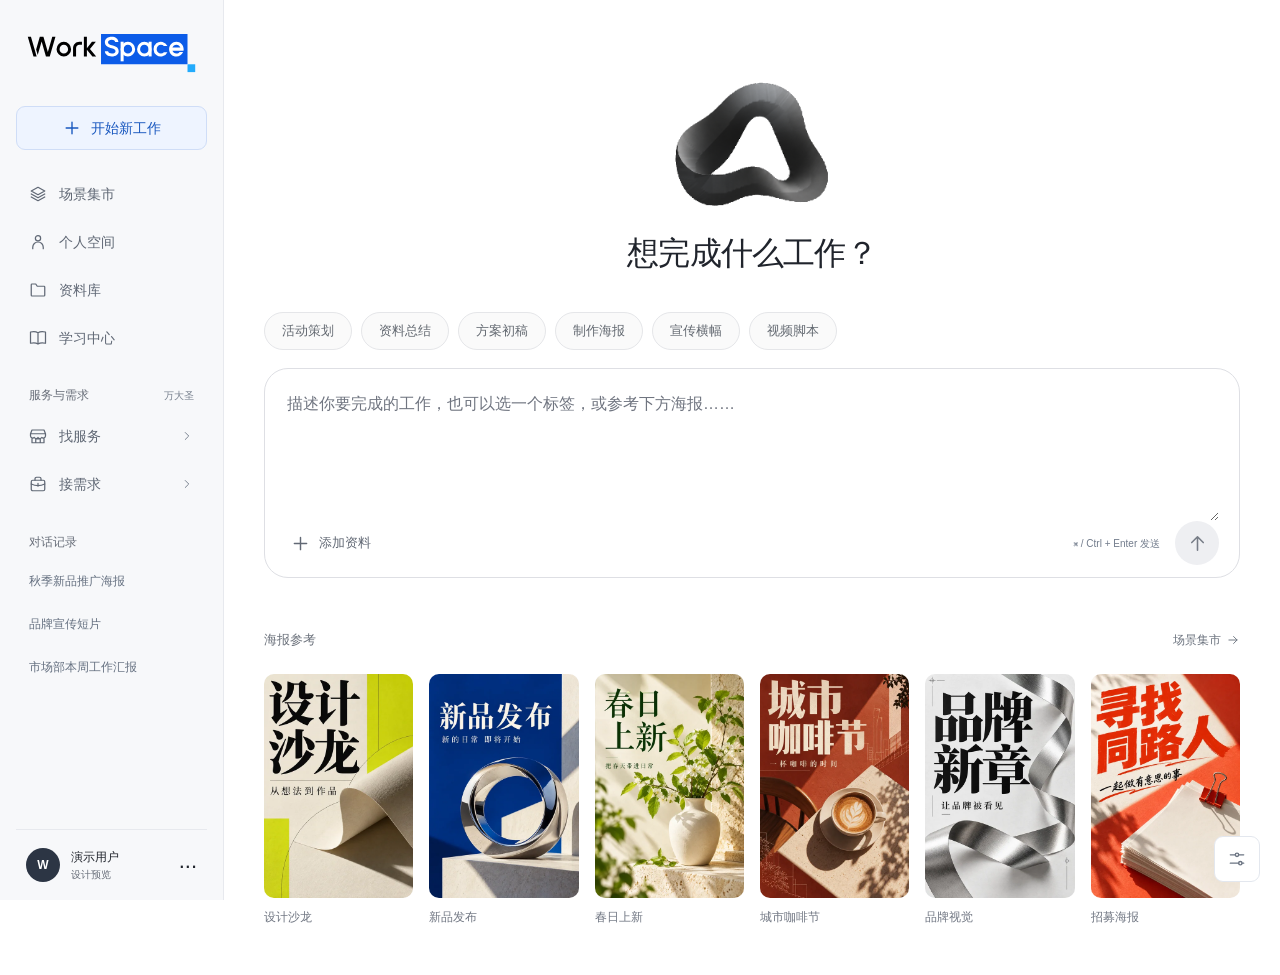
<file: index.html>
<!doctype html>
<html lang="zh-CN">
<head>
  <meta charset="utf-8">
  <meta name="viewport" content="width=device-width, initial-scale=1">
  <meta name="color-scheme" content="light">
  <title>WorkSpace · 开始新工作</title>
  <link rel="stylesheet" href="styles.css">
  <link rel="stylesheet" href="catalogue.css">
  <link rel="stylesheet" href="learn.css">
  <script src="app.js" defer></script>
  <script src="catalogue.js" defer></script>
  <script src="start-page.js" defer></script>
  <script src="learn.js" defer></script>
</head>
<body data-density="relaxed" data-view="home">
  <svg class="svg-library" aria-hidden="true" xmlns="http://www.w3.org/2000/svg">
    <defs>
      <symbol id="i-plus" viewBox="0 0 24 24"><path d="M12 5v14M5 12h14"/></symbol>
      <symbol id="i-home" viewBox="0 0 24 24"><rect x="3.5" y="3.5" width="7" height="7" rx="1.5"/><rect x="13.5" y="3.5" width="7" height="7" rx="1.5"/><rect x="3.5" y="13.5" width="7" height="7" rx="1.5"/><rect x="13.5" y="13.5" width="7" height="7" rx="1.5"/></symbol>
      <symbol id="i-layers" viewBox="0 0 24 24"><path d="m12 3 9 5-9 5-9-5 9-5Zm-9 9 9 5 9-5M3 16l9 5 9-5"/></symbol>
      <symbol id="i-user" viewBox="0 0 24 24"><circle cx="12" cy="7" r="3.5"/><path d="M5 21v-2a7 7 0 0 1 14 0v2"/></symbol>
      <symbol id="i-folder" viewBox="0 0 24 24"><path d="M3 7V5a1 1 0 0 1 1-1h5l2 3h9a1 1 0 0 1 1 1v11a1 1 0 0 1-1 1H4a1 1 0 0 1-1-1V7Z"/></symbol>
      <symbol id="i-shop" viewBox="0 0 24 24"><path d="m4 4-2 5v3a3 3 0 0 0 5 2 3 3 0 0 0 5 0 3 3 0 0 0 5 0 3 3 0 0 0 5-2V9l-2-5H4ZM2 9h20M4 15v6h16v-6M9 21v-5h6v5"/></symbol>
      <symbol id="i-briefcase" viewBox="0 0 24 24"><rect x="3" y="7" width="18" height="14" rx="2"/><path d="M8 7V5a2 2 0 0 1 2-2h4a2 2 0 0 1 2 2v2M3 12a20 20 0 0 0 18 0M12 11v4"/></symbol>
      <symbol id="i-book" viewBox="0 0 24 24"><path d="M12 5c-3-2-6-2-10-1v15c4-1 7-1 10 1 3-2 6-2 10-1V4c-4-1-7-1-10 1Zm0 0v15"/></symbol>
      <symbol id="i-search" viewBox="0 0 24 24"><circle cx="10.5" cy="10.5" r="6.5"/><path d="m16 16 5 5"/></symbol>
      <symbol id="i-menu" viewBox="0 0 24 24"><path d="M4 6h16M4 12h16M4 18h16"/></symbol>
      <symbol id="i-arrow" viewBox="0 0 24 24"><path d="M5 12h14m-6-6 6 6-6 6"/></symbol>
      <symbol id="i-send" viewBox="0 0 24 24"><path d="M12 19V5m-6 6 6-6 6 6"/></symbol>
      <symbol id="i-chevron" viewBox="0 0 24 24"><path d="m9 6 6 6-6 6"/></symbol>
      <symbol id="i-image" viewBox="0 0 24 24"><rect x="3" y="3" width="18" height="18" rx="3"/><circle cx="8" cy="8" r="1.5"/><path d="m3 16 5-5 4 4 3-3 6 6"/></symbol>
      <symbol id="i-video" viewBox="0 0 24 24"><rect x="3" y="4" width="18" height="16" rx="3"/><path d="m10 8 6 4-6 4V8Z"/></symbol>
      <symbol id="i-file" viewBox="0 0 24 24"><path d="M14 3H6a2 2 0 0 0-2 2v14a2 2 0 0 0 2 2h12a2 2 0 0 0 2-2V9l-6-6Zm0 0v6h6M8 13h8M8 17h5"/></symbol>
      <symbol id="i-clip" viewBox="0 0 24 24"><path d="m8 13 7-7a3 3 0 0 1 4 4L9 20a5 5 0 0 1-7-7L13 2m-6 12 7-7"/></symbol>
      <symbol id="i-sliders" viewBox="0 0 24 24"><path d="M4 7h6m4 0h6M4 17h10m4 0h2"/><circle cx="12" cy="7" r="2"/><circle cx="16" cy="17" r="2"/></symbol>
      <symbol id="i-clock" viewBox="0 0 24 24"><circle cx="12" cy="12" r="9"/><path d="M12 7v5l3 2"/></symbol>
      <symbol id="i-check" viewBox="0 0 24 24"><path d="m5 12 4 4L19 6"/></symbol>
      <symbol id="i-alert" viewBox="0 0 24 24"><circle cx="12" cy="12" r="9"/><path d="M12 7v6m0 3v.2"/></symbol>
      <symbol id="i-close" viewBox="0 0 24 24"><path d="m6 6 12 12M18 6 6 18"/></symbol>
    </defs>
  </svg>
  <a class="skip-link" href="#request-input">跳到工作输入</a>
  <button id="nav-backdrop" class="nav-backdrop" hidden aria-label="关闭导航"></button>
  <aside id="sidebar" class="sidebar" aria-label="主导航">
    <div class="brand"><img class="brand-logo" src="assets/workspace-logo-light.svg" alt="WorkSpace" width="180" height="49"></div>
    <button id="new-work-button" class="new-work is-active" aria-current="page"><svg class="icon" aria-hidden="true"><use href="#i-plus"/></svg>开始新工作</button>
    <nav class="main-nav">
      <button id="nav-records" class="nav-item" hidden><svg class="icon" aria-hidden="true"><use href="#i-clock"/></svg>工作记录</button>
      <button id="nav-catalogue" class="nav-item"><svg class="icon" aria-hidden="true"><use href="#i-layers"/></svg>场景集市</button>
      <a id="nav-personal" class="nav-item" href="https://dev-workspace.agentwan.com/twin" target="_blank" rel="noopener noreferrer"><svg class="icon" aria-hidden="true"><use href="#i-user"/></svg>个人空间</a>
      <a id="nav-library" class="nav-item" href="https://dev-workspace.agentwan.com/assets" target="_blank" rel="noopener noreferrer"><svg class="icon" aria-hidden="true"><use href="#i-folder"/></svg>资料库</a>
      <button id="nav-learn" class="nav-item"><svg class="icon" aria-hidden="true"><use href="#i-book"/></svg>学习中心</button>
    </nav>
    <div class="nav-group-label">服务与需求<span>万大圣</span></div>
    <nav aria-label="服务与需求" class="market-nav">
      <a id="nav-services" class="nav-item" href="https://dev-workspace.agentwan.com/market?type=products" target="_blank" rel="noopener noreferrer"><svg class="icon" aria-hidden="true"><use href="#i-shop"/></svg>找服务<svg class="icon nav-arrow" aria-hidden="true"><use href="#i-chevron"/></svg></a>
      <a id="nav-demands" class="nav-item" href="https://dev-workspace.agentwan.com/market?type=demands" target="_blank" rel="noopener noreferrer"><svg class="icon" aria-hidden="true"><use href="#i-briefcase"/></svg>接需求<svg class="icon nav-arrow" aria-hidden="true"><use href="#i-chevron"/></svg></a>
    </nav>
    <div class="nav-group-label recent-label">对话记录</div>
    <div id="sidebar-recent" class="sidebar-recent"></div>
    <div class="sidebar-bottom">
      <button class="account" data-preview-note="当前是设计预览账号，未登录真实企业。"><span class="avatar">W</span><span class="account-copy"><strong>演示用户</strong><small>设计预览</small></span><span class="account-more" aria-hidden="true">···</span></button>
    </div>
  </aside>
  <div class="workspace-shell">
    <header class="preview-toolbar">
      <button id="menu-button" class="icon-button mobile-menu" aria-label="展开导航" aria-controls="sidebar" aria-expanded="false"><svg class="icon" aria-hidden="true"><use href="#i-menu"/></svg></button>
      <div class="preview-tools"><button id="settings-button" class="icon-button" aria-label="预览设置" title="预览设置" aria-expanded="false" aria-controls="preview-settings"><svg class="icon" aria-hidden="true"><use href="#i-sliders"/></svg></button></div>
      <section id="preview-settings" class="preview-settings" aria-label="预览设置" hidden>
        <h2>预览设置</h2>
        <label for="preview-state">页面状态</label><select id="preview-state"><option value="populated">有工作记录</option><option value="new">首次使用</option><option value="loading">正在加载</option><option value="error">加载失败</option></select>
        <label for="density-control">信息密度</label><select id="density-control"><option value="relaxed">舒适</option><option value="compact">紧凑</option></select>
        <p>只调整这份设计预览。</p>
      </section>
    </header>
    <main id="main-content" class="main-content">
      <div id="home-view">
        <section id="composer-section" class="composer-section" aria-labelledby="welcome-title">
          <div class="start-work-heading">
            <div class="start-work-visual" aria-hidden="true"><img src="assets/start-work-ring.png" width="612" height="367" alt="" decoding="async"></div>
            <h1 id="welcome-title" class="start-work-title">想完成什么工作？</h1>
          </div>
          <div id="start-task-options" class="start-task-options" role="group" aria-label="具体工作"></div>
          <form id="request-form" class="composer hero-composer">
            <label class="sr-only" for="request-input">工作要求</label>
            <textarea id="request-input" rows="4" placeholder="描述你要完成的工作，也可以选一个标签，或参考下方海报……" maxlength="5000"></textarea>
            <div id="attachment-list" class="attachment-list"></div>
            <div class="composer-toolbar">
              <button id="attach-button" type="button" class="attach-button" aria-label="添加资料"><svg class="icon" aria-hidden="true"><use href="#i-plus"/></svg><span>添加资料</span></button>
              <div class="submit-area"><span class="keyboard-hint">⌘ / Ctrl + Enter 发送</span><button id="start-button" class="primary-button" type="submit" aria-label="开始工作" disabled><svg class="icon" aria-hidden="true"><use href="#i-send"/></svg></button></div>
            </div>
            <input type="file" id="file-input" multiple hidden>
          </form>
          <div class="poster-heading"><h2>海报参考</h2><button id="all-scenes-button" class="text-button">场景集市<svg class="icon" aria-hidden="true"><use href="#i-arrow"/></svg></button></div>
          <div id="poster-gallery" class="poster-gallery" role="group" aria-label="选择海报参考风格">
            <button type="button" class="poster-reference" data-poster-style="editorial" data-poster-label="设计沙龙 · 编辑排版" aria-label="参考设计沙龙的编辑排版风格制作海报" aria-pressed="false"><span class="poster-art"><img loading="lazy" decoding="async" src="assets/posters/editorial.webp" width="480" height="720" alt="米白底黑字搭配黄绿色纸艺的设计沙龙海报"><span class="poster-selected" aria-hidden="true"><svg class="icon"><use href="#i-check"/></svg></span></span><span class="poster-caption">设计沙龙</span></button>
            <button type="button" class="poster-reference" data-poster-style="launch" data-poster-label="新品发布 · 蓝白视觉" aria-label="参考新品发布的蓝白视觉风格制作海报" aria-pressed="false"><span class="poster-art"><img loading="lazy" decoding="async" src="assets/posters/launch.webp" width="480" height="720" alt="蓝白配色与金属圆环的新品发布海报"><span class="poster-selected" aria-hidden="true"><svg class="icon"><use href="#i-check"/></svg></span></span><span class="poster-caption">新品发布</span></button>
            <button type="button" class="poster-reference" data-poster-style="nature" data-poster-label="春日上新 · 自然生活" aria-label="参考春日上新的自然生活风格制作海报" aria-pressed="false"><span class="poster-art"><img loading="lazy" decoding="async" src="assets/posters/nature.webp" width="480" height="720" alt="米白花瓶与绿色枝叶的春日上新海报"><span class="poster-selected" aria-hidden="true"><svg class="icon"><use href="#i-check"/></svg></span></span><span class="poster-caption">春日上新</span></button>
            <button type="button" class="poster-reference" data-poster-style="coffee" data-poster-label="城市咖啡节 · 暖色生活" aria-label="参考城市咖啡节的暖色生活风格制作海报" aria-pressed="false"><span class="poster-art"><img loading="lazy" decoding="async" src="assets/posters/coffee.webp" width="480" height="720" alt="暖红与奶油白配色的城市咖啡节海报"><span class="poster-selected" aria-hidden="true"><svg class="icon"><use href="#i-check"/></svg></span></span><span class="poster-caption">城市咖啡节</span></button>
            <button type="button" class="poster-reference" data-poster-style="minimal" data-poster-label="品牌新章 · 黑白极简" aria-label="参考品牌新章的黑白极简风格制作海报" aria-pressed="false"><span class="poster-art"><img loading="lazy" decoding="async" src="assets/posters/minimal.webp" width="480" height="720" alt="黑白字体与银色材质的品牌视觉海报"><span class="poster-selected" aria-hidden="true"><svg class="icon"><use href="#i-check"/></svg></span></span><span class="poster-caption">品牌视觉</span></button>
            <button type="button" class="poster-reference" data-poster-style="recruit" data-poster-label="寻找同路人 · 醒目招募" aria-label="参考寻找同路人的醒目招募风格制作海报" aria-pressed="false"><span class="poster-art"><img loading="lazy" decoding="async" src="assets/posters/recruit.webp" width="480" height="720" alt="朱红与米白大字排版的寻找同路人招募海报"><span class="poster-selected" aria-hidden="true"><svg class="icon"><use href="#i-check"/></svg></span></span><span class="poster-caption">招募海报</span></button>
          </div>
        </section>
      </div>
      <div id="records-view" hidden>
        <section id="recent-section" class="work-section recent-section" aria-labelledby="recent-title">
          <div class="section-header"><div class="section-title"><h2 id="recent-title">工作记录</h2></div></div>
          <div class="record-toolbar"><div class="search-field"><svg class="icon" aria-hidden="true"><use href="#i-search"/></svg><label class="sr-only" for="records-search">搜索工作记录</label><input id="records-search" type="search" placeholder="搜索工作名称"></div><label class="sr-only" for="records-filter">筛选工作状态</label><select id="records-filter" class="filter-select"><option value="all">全部状态</option><option value="active">尚未完成</option><option value="done">已确认</option></select></div>
          <div id="recent-list" class="recent-list"></div>
          <div id="record-empty" class="record-empty" hidden><svg class="icon" aria-hidden="true"><use href="#i-folder"/></svg><h3>还没有工作记录</h3><p>点击左侧“开始新工作”。</p></div>
          <div id="record-loading" class="record-loading" role="status" hidden><span class="sr-only">正在读取工作记录</span><div class="skeleton-row"><i></i><span></span><em></em></div><div class="skeleton-row"><i></i><span></span><em></em></div><div class="skeleton-row"><i></i><span></span><em></em></div></div>
          <div id="record-error" class="record-error" role="status" hidden><svg class="icon" aria-hidden="true"><use href="#i-alert"/></svg><h3>暂时无法读取工作记录</h3><p>请重试。已有内容不会因此被清空。</p><button id="retry-button" class="secondary-button">重新加载</button></div>
        </section>
      </div>
      <section id="detail-view" aria-label="工作详情示例" hidden></section>
      <section id="catalogue-view" aria-labelledby="catalogue-title" hidden>
        <header class="catalogue-header">
          <div><h1 id="catalogue-title" tabindex="-1">场景集市</h1><p>找一位专家，或让专家团一起完成工作。</p></div>
          <div class="catalogue-search-field"><svg class="icon" aria-hidden="true"><use href="#i-search"/></svg><label class="sr-only" for="catalogue-search">搜索专家或专家团</label><input id="catalogue-search" type="search" placeholder="搜索专家、专家团" maxlength="100"></div>
        </header>
        <section class="featured-section" aria-label="按工作方向发现专家与专家团"><div id="catalogue-featured" class="catalogue-featured"></div></section>
        <div class="catalogue-selection-bar">
          <div class="catalogue-type-tabs" role="tablist" aria-label="选择专家或专家团">
            <button id="tab-experts" type="button" role="tab" data-catalogue-type="experts" aria-selected="true" aria-controls="catalogue-grid" tabindex="0">专家</button>
            <button id="tab-teams" type="button" role="tab" data-catalogue-type="teams" aria-selected="false" aria-controls="catalogue-grid" tabindex="-1">专家团</button>
          </div>
          <div class="catalogue-sort"><label class="sr-only" for="catalogue-sort">目录排序</label><select id="catalogue-sort"><option value="recommended">推荐排序</option><option value="name">名称排序</option></select></div>
        </div>
        <div class="catalogue-filter-bar"><div id="catalogue-categories" class="catalogue-categories" role="group" aria-label="按工作领域筛选"></div><p id="catalogue-count" class="catalogue-count" role="status" aria-live="polite"></p></div>
        <div id="catalogue-grid" class="catalogue-grid" role="tabpanel" aria-labelledby="tab-experts" tabindex="0"></div>
        <div id="catalogue-empty" class="record-empty" hidden><svg class="icon" aria-hidden="true"><use href="#i-search"/></svg><h2>没有找到匹配的内容</h2><p>换个关键词，或试试其他分类。</p><button id="catalogue-clear" class="secondary-button">清除筛选</button></div>
        <div id="catalogue-loading" class="catalogue-loading" role="status" hidden><span class="sr-only">正在读取专家目录</span><div class="catalogue-skeleton"></div><div class="catalogue-skeleton"></div><div class="catalogue-skeleton"></div></div>
        <div id="catalogue-error" class="record-error" role="status" hidden><svg class="icon" aria-hidden="true"><use href="#i-alert"/></svg><h2>暂时无法读取目录</h2><p>请重试，已填写的工作要求会保留。</p><button id="catalogue-retry" class="secondary-button">重新加载</button></div>
      </section>
      <section id="learn-view" aria-labelledby="learn-title" hidden>
        <header class="learn-header"><h1 id="learn-title" tabindex="-1">学习中心</h1></header>
        <div id="learn-content"></div>
        <section id="learn-course-view" aria-label="课程阅读" hidden></section>
      </section>
    </main>
  </div>
  <div id="toast" class="toast" role="status" aria-live="polite" hidden></div>
</body>
</html>
</file>
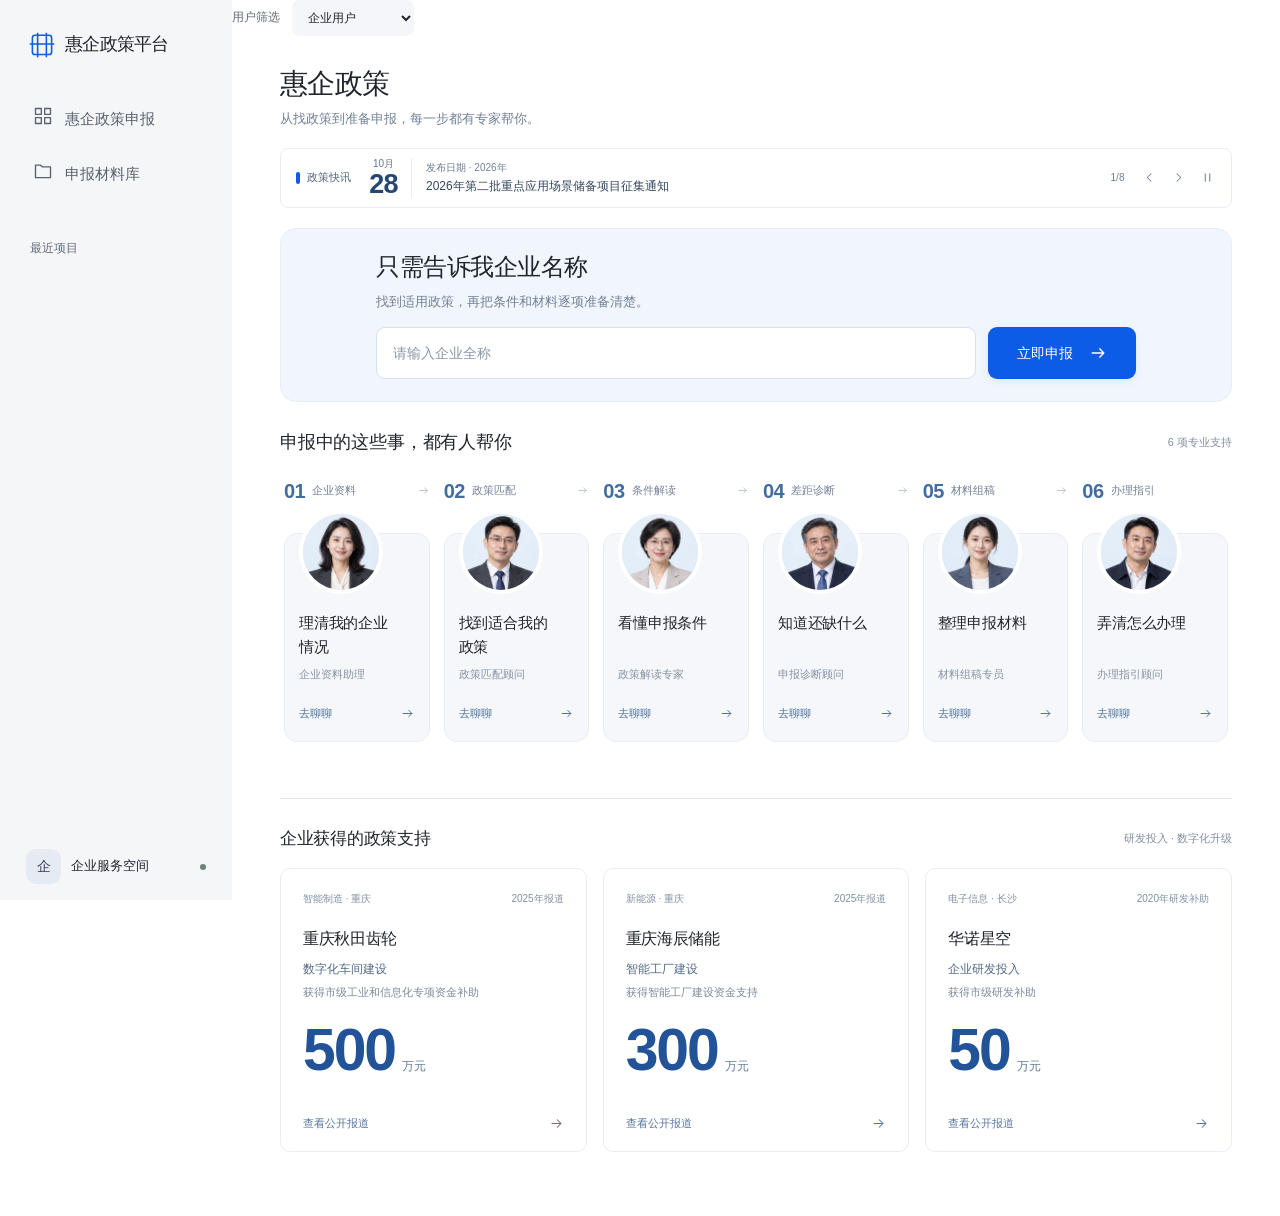
<file: policy/index.html>
<!doctype html>
<html lang="zh-CN">
<head>
  <meta charset="utf-8">
  <meta name="viewport" content="width=device-width,initial-scale=1">
  <meta name="theme-color" content="#f5f6f8">
  <title>惠企政策平台</title>
  <meta name="description" content="从企业情况出发，查找适用政策、看懂申报条件、准备申报材料。">
  <link rel="icon" href="data:image/svg+xml,%3Csvg xmlns='http://www.w3.org/2000/svg' viewBox='0 0 40 40'%3E%3Crect width='40' height='40' rx='10' fill='%230c5ce8'/%3E%3Cpath d='M11 12h18v16H11zM16 8v24m8-24v24M8 20h24' stroke='white' fill='none' stroke-width='2'/%3E%3C/svg%3E">
  <link rel="stylesheet" href="styles.css?v=20261102-home-narrative2">
  <link rel="stylesheet" href="materials.css?v=20261102-home-narrative2">
  <link rel="stylesheet" href="project-workspace.css?v=20261102-home-narrative2">
  <link rel="stylesheet" href="batch.css?v=20261102-home-narrative2">
  <link rel="stylesheet" href="home-feed.css?v=20261102-home-narrative2">
  <script defer src="expert-personas.js?v=20261102-home-narrative2"></script>
  <script defer src="public-policy-data.js?v=20261102-home-narrative2"></script>
  <script defer src="landing-data.js?v=20261102-home-narrative2"></script>
  <script defer src="home-feed.js?v=20261102-home-narrative2"></script>
  <script defer src="demo-data.js?v=20261102-home-narrative2"></script>
  <script defer src="store.js?v=20261102-home-narrative2"></script>
  <script defer src="materials.js?v=20261102-home-narrative2"></script>
  <script defer src="views.js?v=20261102-home-narrative2"></script>
  <script defer src="chat.js?v=20261102-home-narrative2"></script>
  <script defer src="project-workspace.js?v=20261102-home-narrative2"></script>
  <script defer src="batch.js?v=20261102-home-narrative2"></script>
  <script defer src="app.js?v=20261102-home-narrative2"></script>
</head>
<body>
  <a class="skip-link" href="#page-content">跳到主要内容</a>
  <div class="app-shell">
    <button class="sidebar-backdrop" aria-label="关闭菜单" data-action="close-menu" hidden></button>
    <aside class="sidebar" id="sidebar" aria-label="主要导航">
      <a class="brand" href="landing.html" aria-label="返回惠企政策平台首页">
        <svg viewBox="0 0 32 32" aria-hidden="true"><rect x="5" y="6" width="22" height="22" rx="3"/><path d="M11 3v28M21 3v28M2 16h28"/></svg>
        <span>惠企政策平台</span>
      </a>
      <button class="create-button" data-route="new" hidden><span data-icon="plus"></span>创建新任务</button>
      <nav class="primary-nav">
        <a href="#dashboard" data-nav="dashboard"><span data-icon="grid"></span>惠企政策申报</a>
        <a href="#batch" data-nav="batch" hidden><span data-icon="search"></span>批量匹配</a>
        <a href="#services" data-nav="services" hidden><span data-icon="layers"></span>政策服务</a>
        <a href="#library" data-nav="library"><span data-icon="folder"></span>申报材料库</a>
      </nav>
      <div class="sidebar-projects"><div class="sidebar-section-heading">最近项目</div><div id="recent-projects"></div></div>
      <div class="sidebar-bottom"><div class="demo-identity"><span class="identity-mark">企</span><div><strong>企业服务空间</strong></div><span class="demo-dot" aria-hidden="true"></span></div><p id="storage-status" class="storage-status" aria-live="polite"></p></div>
    </aside>
    <div class="main-shell">
      <header class="mobile-header"><button class="icon-button" aria-label="打开菜单" aria-expanded="false" aria-controls="sidebar" data-action="open-menu"><span data-icon="menu"></span></button><a href="landing.html">惠企政策平台</a></header>
      <div class="user-filter"><label for="user-type">用户筛选</label><select id="user-type"><option value="enterprise">企业用户</option><option value="researcher">政策研究员</option></select></div>
      <main id="main-content"><div id="page-content" tabindex="-1"></div></main>
    </div>
  </div>
  <div class="toast" id="toast" role="status" aria-live="polite" hidden></div>
  <noscript><p class="noscript">请在浏览器中开启 JavaScript，以使用任务与材料版本功能。</p></noscript>
</body>
</html>
</file>
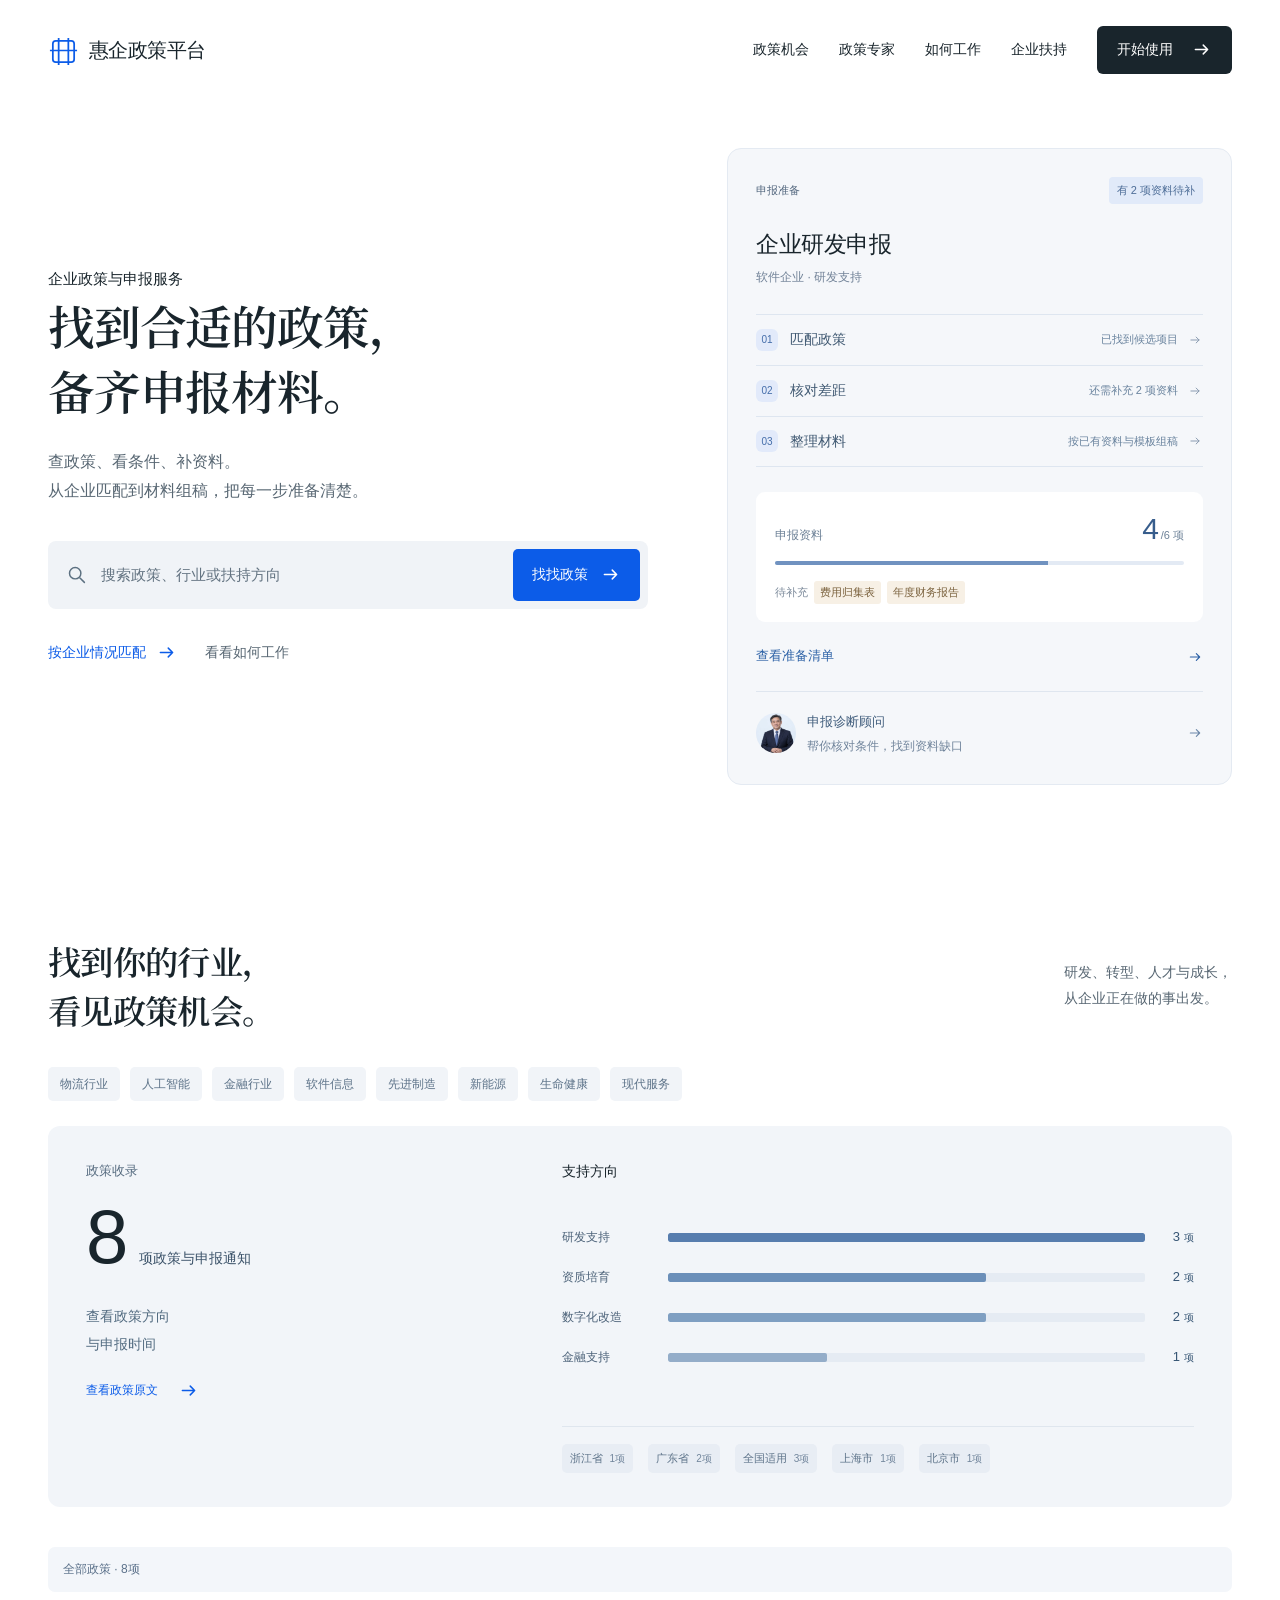
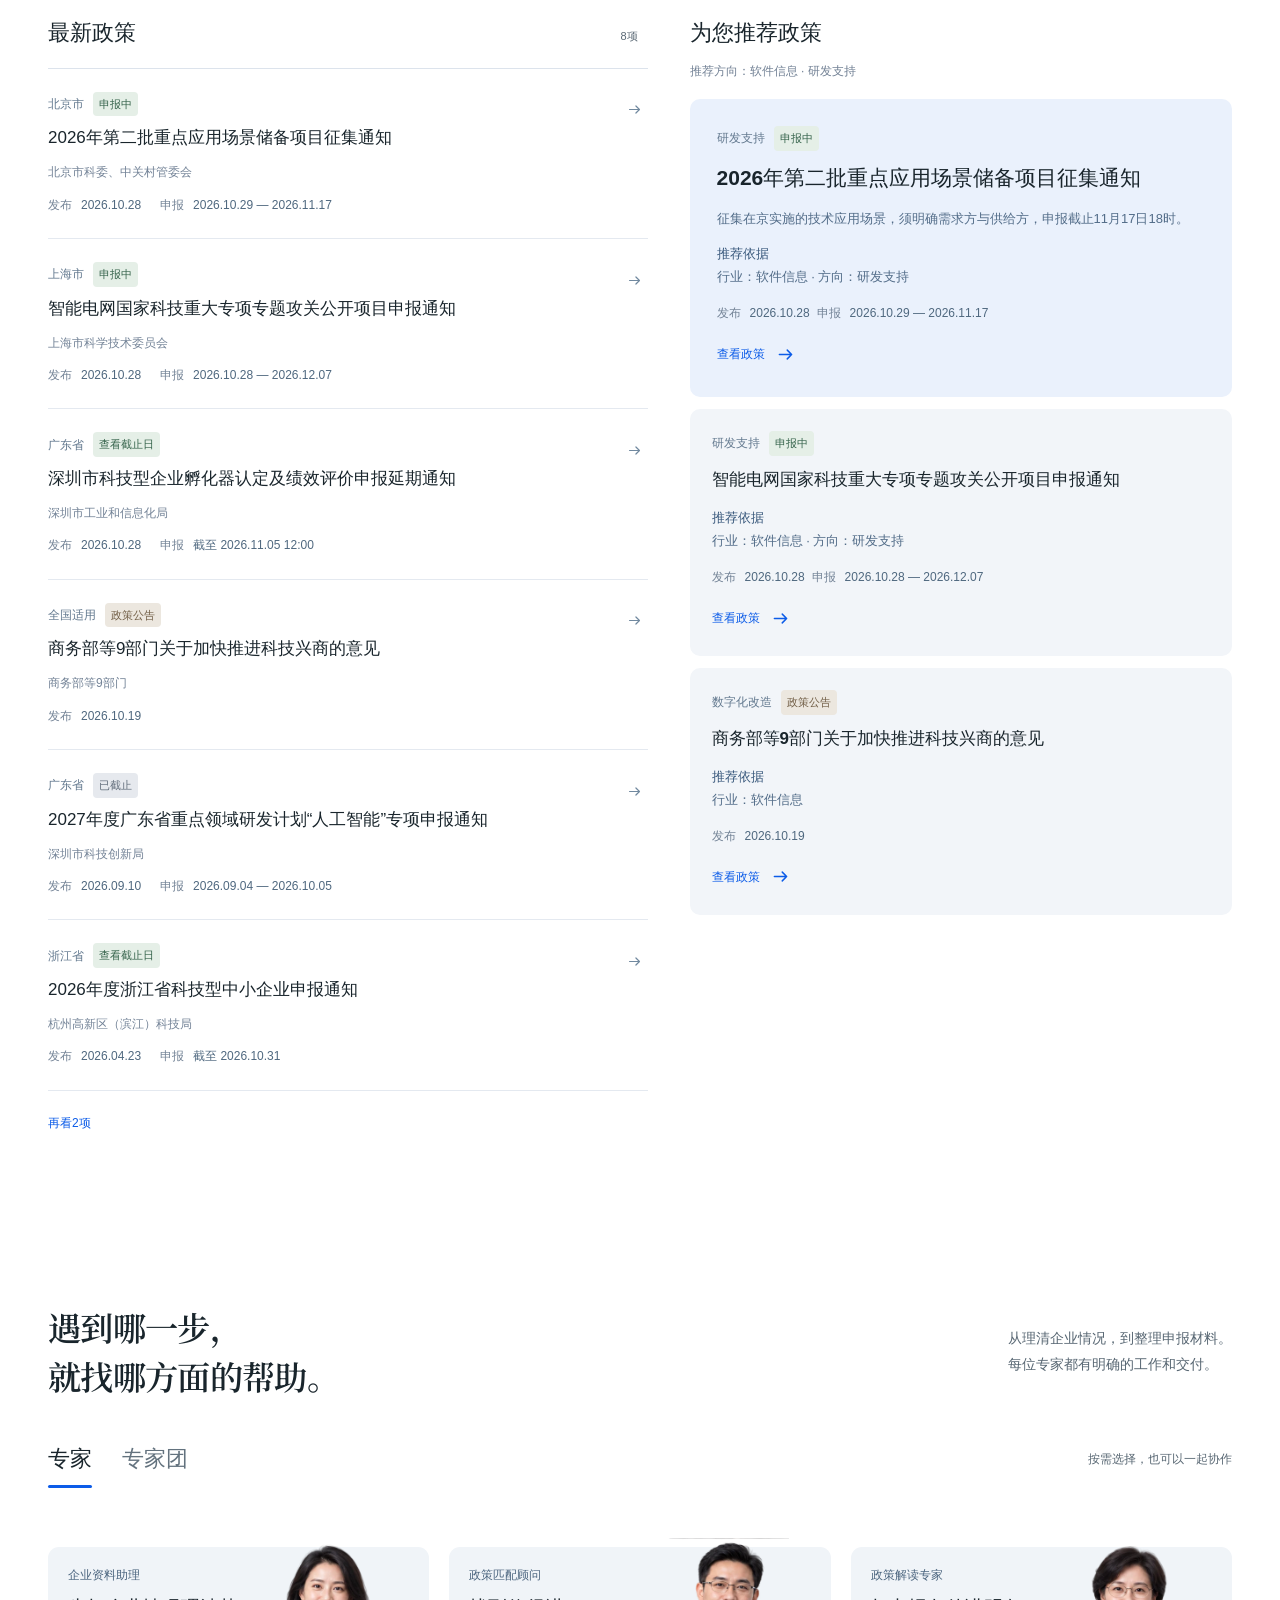
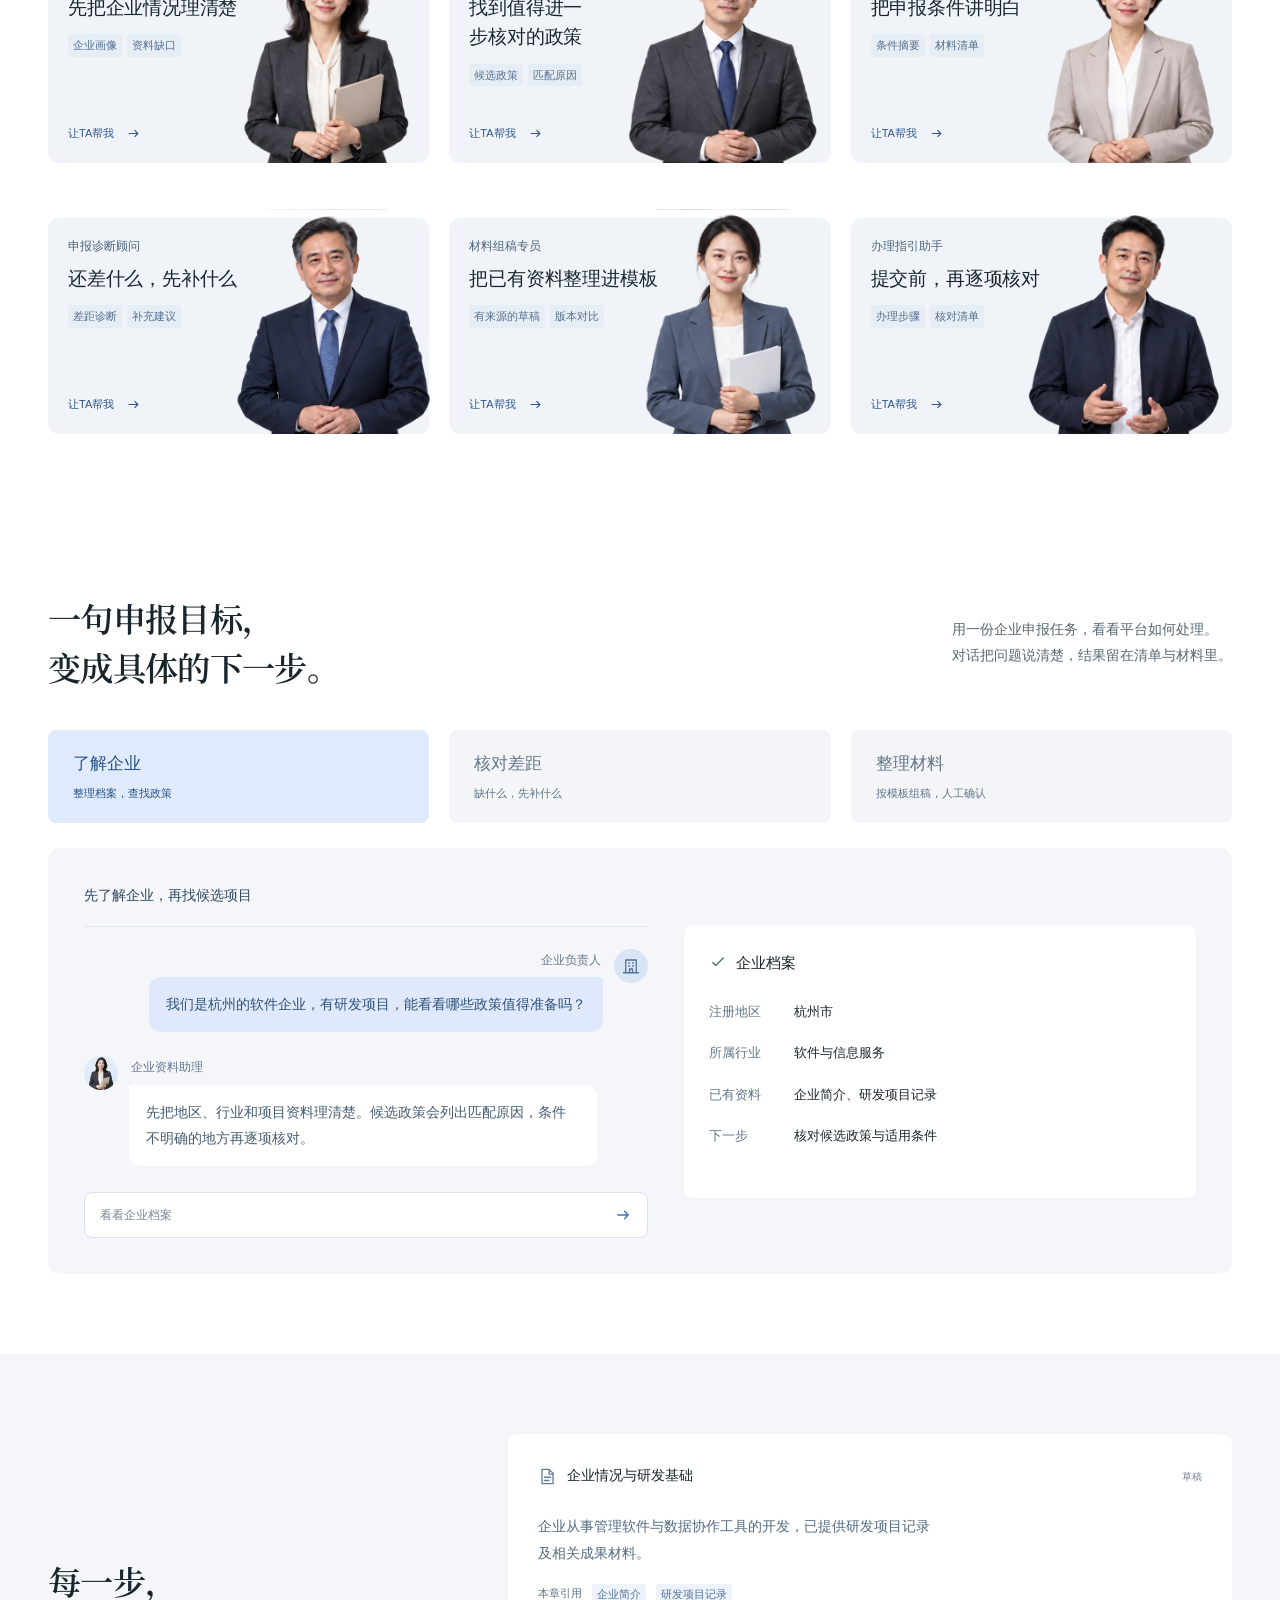
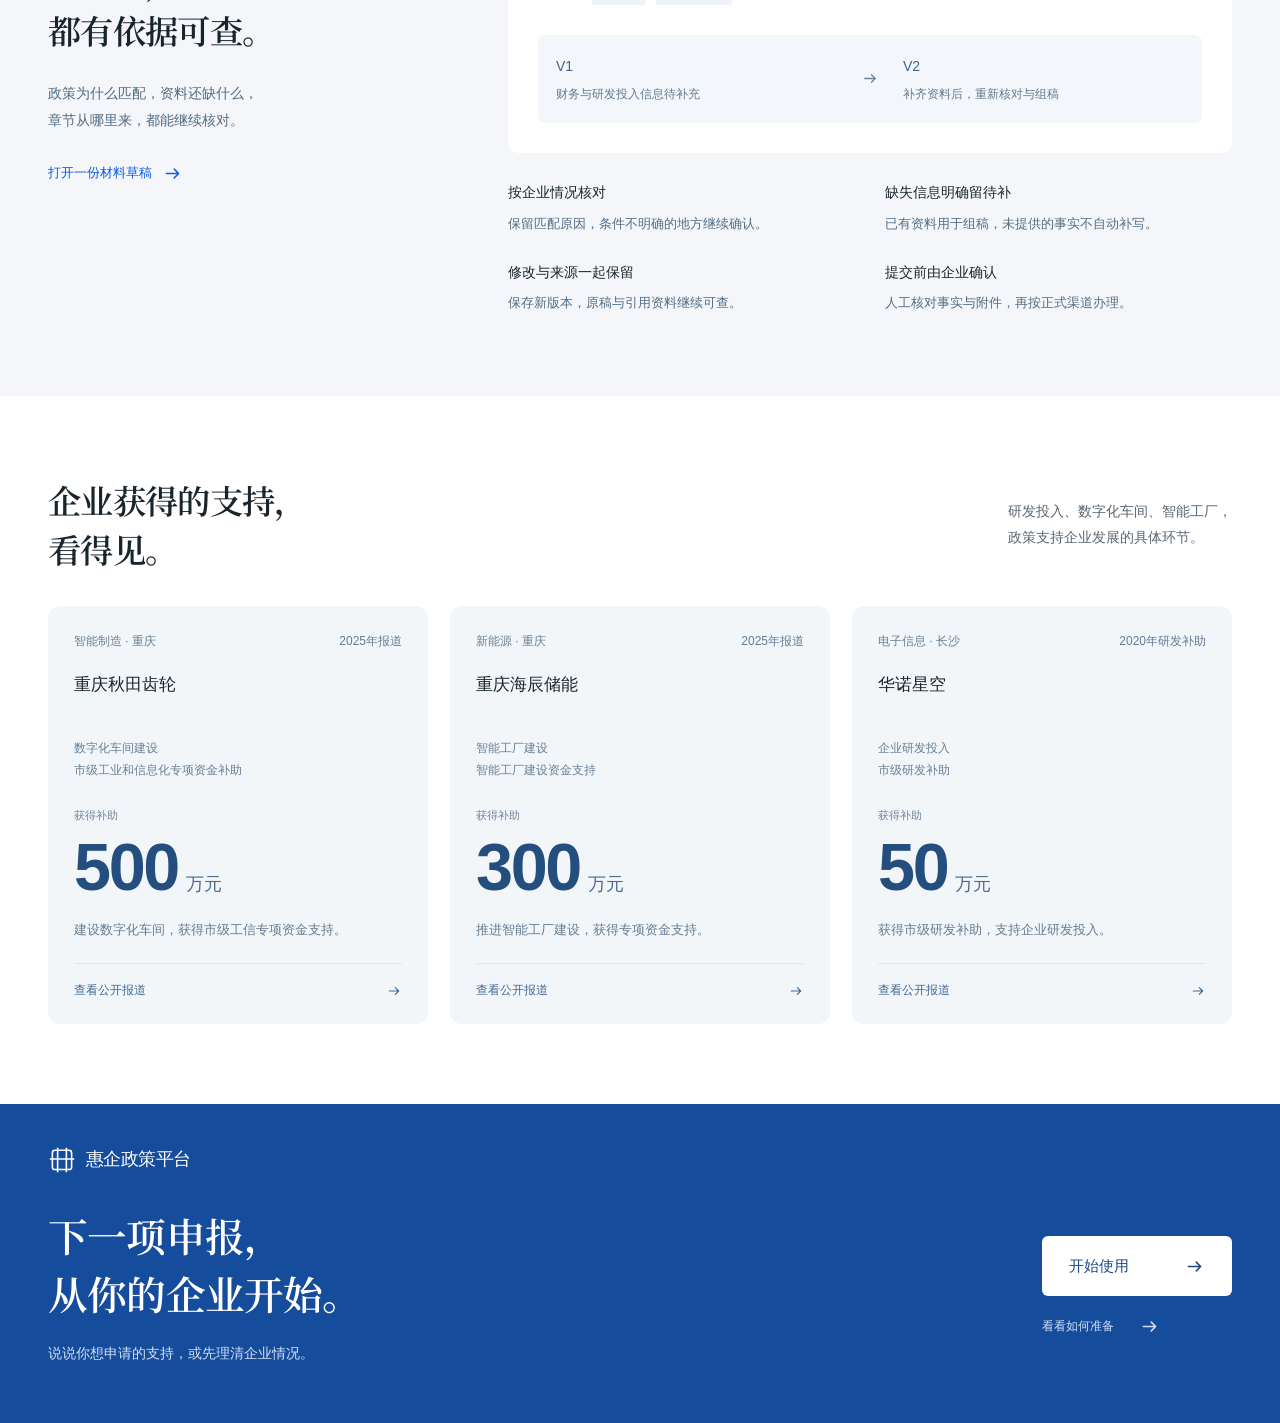
<file: policy/landing.html>
<!doctype html>
<html lang="zh-CN">
<head>
  <meta charset="utf-8"><meta name="viewport" content="width=device-width,initial-scale=1">
  <meta name="theme-color" content="#f4f6fa">
  <title>惠企政策平台 · 找到政策，准备申报</title>
  <meta name="description" content="了解企业情况、查找候选政策、核对申报差距，按已有资料整理申报材料。">
  <link rel="icon" href="data:image/svg+xml,%3Csvg xmlns='http://www.w3.org/2000/svg' viewBox='0 0 40 40'%3E%3Crect width='40' height='40' rx='8' fill='%230c5ce8'/%3E%3Cpath d='M11 12h18v16H11zM16 8v24m8-24v24M8 20h24' stroke='white' fill='none' stroke-width='2'/%3E%3C/svg%3E">
  <link rel="preload" href="assets/landing/policy-serif-display-v2.woff2" as="font" type="font/woff2" crossorigin>
  <link rel="stylesheet" href="landing.css?v=20261102-material-cards">
  <script defer src="expert-personas.js?v=20261102-material-cards"></script>
  <script defer src="public-policy-data.js?v=20261102-material-cards"></script>
  <script defer src="landing-data.js?v=20261102-material-cards"></script><script defer src="landing.js?v=20261102-material-cards"></script>
</head>
<body>
  <a class="skip-link" href="#main">跳到主要内容</a>
  <svg class="svg-library" xmlns="http://www.w3.org/2000/svg" aria-hidden="true"><defs>
    <symbol id="i-arrow" viewBox="0 0 24 24"><path d="M5 12h14m-5-5 5 5-5 5"/></symbol>
    <symbol id="i-search" viewBox="0 0 24 24"><circle cx="10.5" cy="10.5" r="6.5"/><path d="m16 16 5 5"/></symbol>
    <symbol id="i-check" viewBox="0 0 24 24"><path d="m5 12 4 4L19 6"/></symbol>
    <symbol id="i-file" viewBox="0 0 24 24"><path d="M14 3H5v18h14V8l-5-5ZM14 3v6h5M8 13h8M8 17h6"/></symbol>
    <symbol id="i-chevron" viewBox="0 0 24 24"><path d="m9 5 7 7-7 7"/></symbol>
  </defs></svg>
  <header class="site-header wrap">
    <a class="brand" href="landing.html" aria-label="惠企政策平台首页"><svg viewBox="0 0 32 32" aria-hidden="true"><rect x="5" y="6" width="22" height="22" rx="3"/><path d="M11 3v28M21 3v28M2 16h28"/></svg><span>惠企政策平台</span></a>
    <button id="menu-toggle" class="menu-toggle" type="button" aria-label="打开导航" aria-expanded="false" aria-controls="landing-nav"><span></span><span></span></button>
    <nav id="landing-nav" aria-label="主要导航"><a href="#opportunities">政策机会</a><a href="#experts">政策专家</a><a href="#how-it-works">如何工作</a><a href="#cases">企业扶持</a><a class="nav-action" href="index.html#dashboard">开始使用 <svg class="icon"><use href="#i-arrow"/></svg></a></nav>
  </header>
  <main id="main">
    <section class="hero wrap" aria-labelledby="hero-title">
      <div class="hero-copy">
        <p class="hero-eyebrow">企业政策与申报服务</p><h1 id="hero-title">找到合适的政策，<br>备齐申报材料。</h1>
        <p class="hero-description">查政策、看条件、补资料。<br class="desktop-break">从企业匹配到材料组稿，把每一步准备清楚。</p>
        <form id="hero-query-form" class="hero-query" role="search"><label class="sr-only" for="hero-query">搜索政策</label><svg class="icon"><use href="#i-search"/></svg><input id="hero-query" name="query" type="search" maxlength="100" placeholder="搜索政策、行业或扶持方向" aria-describedby="hero-query-status"><button type="submit">找找政策 <svg class="icon"><use href="#i-arrow"/></svg></button></form>
        <p id="hero-query-status" class="query-status" role="status"></p>
        <div class="hero-links"><a class="text-button" href="index.html#dashboard">按企业情况匹配 <svg class="icon"><use href="#i-arrow"/></svg></a><a href="#how-it-works">看看如何工作</a></div>
      </div>
      <article class="hero-project-preview" aria-label="企业申报准备任务">
        <header class="preview-header"><span>申报准备</span><span class="preview-status">有 2 项资料待补</span></header>
        <div class="preview-company"><h2>企业研发申报</h2><p>软件企业 · 研发支持</p></div>
        <ol class="preview-milestones" aria-label="申报准备事项">
          <li><a href="index.html#task?task=task-innovation&amp;work=match"><span>01</span><strong>匹配政策</strong><small>已找到候选项目</small><svg class="icon"><use href="#i-arrow"/></svg></a></li>
          <li><a href="index.html#task?task=task-innovation&amp;work=diagnosis"><span>02</span><strong>核对差距</strong><small>还需补充 2 项资料</small><svg class="icon"><use href="#i-arrow"/></svg></a></li>
          <li><a href="index.html#task?task=task-innovation&amp;work=assembly"><span>03</span><strong>整理材料</strong><small>按已有资料与模板组稿</small><svg class="icon"><use href="#i-arrow"/></svg></a></li>
        </ol>
        <section class="preview-readiness" aria-label="资料准备情况"><div><span>申报资料</span><strong>4<small>/6 项</small></strong></div><progress value="4" max="6" aria-label="6项资料中已具备4项"></progress><p><span>待补充</span><span>费用归集表</span><span>年度财务报告</span></p></section>
        <a class="preview-open" href="index.html#task?task=task-innovation&amp;work=diagnosis">查看准备清单 <svg class="icon"><use href="#i-arrow"/></svg></a>
        <a class="preview-adviser" href="index.html#task?task=task-innovation&amp;work=diagnosis"><span class="portrait" style="--portrait-x:100%;--portrait-y:100%" aria-hidden="true"></span><div><strong>申报诊断顾问</strong><span>帮你核对条件，找到资料缺口</span></div><svg class="icon"><use href="#i-arrow"/></svg></a>
      </article>
    </section>

    <section id="opportunities" class="opportunities section wrap" aria-labelledby="opportunity-title">
      <div class="section-head"><h2 id="opportunity-title">找到你的行业，<br>看见政策机会。</h2><div class="section-intro"><p>研发、转型、人才与成长，<br>从企业正在做的事出发。</p></div></div>
      <div class="industry-labels" role="group" aria-label="按行业查看政策"><button type="button" data-industry="物流行业" aria-pressed="false">物流行业</button><button type="button" data-industry="人工智能" aria-pressed="false">人工智能</button><button type="button" data-industry="金融行业" aria-pressed="false">金融行业</button><button type="button" data-industry="软件信息" aria-pressed="false">软件信息</button><button type="button" data-industry="先进制造" aria-pressed="false">先进制造</button><button type="button" data-industry="新能源" aria-pressed="false">新能源</button><button type="button" data-industry="生命健康" aria-pressed="false">生命健康</button><button type="button" data-industry="现代服务" aria-pressed="false">现代服务</button></div>
      <div class="opportunity-overview" data-ui>
        <div id="opportunity-summary" class="opportunity-summary"><h3>政策收录</h3><div class="opportunity-total"><strong data-stat="total">8</strong><span>项政策与申报通知</span></div><p>查看政策方向<br>与申报时间</p><a href="#policy-feed">查看政策原文 <svg class="icon"><use href="#i-arrow"/></svg></a></div>
        <div class="industry-distribution"><h3>支持方向</h3><div id="distribution-chart" class="distribution-chart"></div><div id="region-summary" class="region-summary" aria-label="地区覆盖"></div></div>
      </div>
      <div id="policy-feed" class="policy-feed">
        <div class="policy-selection"><p id="selection-summary" aria-live="polite"></p><button id="reset-selection" class="text-button" type="button" hidden>查看全部政策</button></div>
        <div class="policy-columns">
          <section class="latest-policies" aria-labelledby="latest-title"><div class="section-subhead"><h3 id="latest-title">最新政策</h3><span id="policy-count" aria-live="polite"></span></div><div id="policy-list"></div><div id="policy-empty" class="empty-state" hidden><h3>没有找到相关政策</h3><p>换个关键词，再试一次。</p><button id="clear-search" class="text-button" type="button">查看全部政策</button></div><button id="show-more-policies" class="text-button" type="button">查看更多政策 <svg class="icon"><use href="#i-arrow"/></svg></button></section>
          <section class="recommended-policies" aria-labelledby="recommended-title"><div class="section-subhead"><h3 id="recommended-title">为您推荐政策</h3></div><p id="recommendation-context" class="recommendation-context"></p><div id="recommended-policy-list"></div></section>
        </div>
        <section id="policy-reader" class="policy-reader" tabindex="-1" aria-label="政策条件与材料" hidden></section>
      </div>
    </section>

    <section id="experts" class="experts-section section" aria-labelledby="experts-title"><div class="wrap">
      <div class="section-head"><h2 id="experts-title">遇到哪一步，<br>就找哪方面的帮助。</h2><div class="section-intro"><p>从理清企业情况，到整理申报材料。<br>每位专家都有明确的工作和交付。</p></div></div>
      <div class="experts-toolbar"><div class="main-tabs" role="tablist" aria-label="专家与专家团"><button id="experts-tab" type="button" role="tab" data-expert-tab="experts" aria-controls="expert-grid" aria-selected="true" class="is-active">专家</button><button id="teams-tab" type="button" role="tab" data-expert-tab="teams" aria-controls="team-grid" aria-selected="false" tabindex="-1">专家团</button></div><span>按需选择，也可以一起协作</span></div>
      <div id="expert-grid" class="expert-grid" role="tabpanel" aria-labelledby="experts-tab"></div><div id="team-grid" class="team-grid" role="tabpanel" aria-labelledby="teams-tab" hidden></div>
    </div></section>

    <section id="how-it-works" class="how-section section wrap" aria-labelledby="how-title">
      <div class="section-head"><h2 id="how-title">一句申报目标，<br>变成具体的下一步。</h2><div class="section-intro"><p>用一份企业申报任务，看看平台如何处理。<br>对话把问题说清楚，结果留在清单与材料里。</p></div></div>
      <div id="work-steps" class="work-steps" role="tablist" aria-label="工作阶段"><button id="step-profile" type="button" data-work-step="profile" role="tab" aria-controls="work-preview" aria-selected="true" class="is-active"><span>了解企业</span><small>整理档案，查找政策</small></button><button id="step-diagnosis" type="button" data-work-step="diagnosis" role="tab" aria-controls="work-preview" aria-selected="false" tabindex="-1"><span>核对差距</span><small>缺什么，先补什么</small></button><button id="step-assembly" type="button" data-work-step="assembly" role="tab" aria-controls="work-preview" aria-selected="false" tabindex="-1"><span>整理材料</span><small>按模板组稿，人工确认</small></button></div>
      <div id="work-preview" class="work-preview" role="tabpanel" aria-live="polite" data-ui></div>
    </section>

    <section class="evidence-section section" aria-labelledby="evidence-title"><div class="wrap evidence-layout"><div class="evidence-heading"><h2 id="evidence-title">每一步，<br>都有依据可查。</h2><p>政策为什么匹配，资料还缺什么，<br>章节从哪里来，都能继续核对。</p><a class="text-button" href="index.html#task?task=task-innovation&amp;work=assembly">打开一份材料草稿 <svg class="icon"><use href="#i-arrow"/></svg></a></div><div class="evidence-content"><div class="source-document" data-ui><div class="source-document-head"><svg class="icon"><use href="#i-file"/></svg><strong>企业情况与研发基础</strong><span>草稿</span></div><p>企业从事管理软件与数据协作工具的开发，已提供研发项目记录及相关成果材料。</p><div class="source-reference"><span>本章引用</span><span>企业简介</span><span>研发项目记录</span></div><div class="version-example"><div><span>V1</span><p>财务与研发投入信息待补充</p></div><svg class="icon"><use href="#i-arrow"/></svg><div><span>V2</span><p>补齐资料后，重新核对与组稿</p></div></div></div><div class="evidence-points"><div><h3>按企业情况核对</h3><p>保留匹配原因，条件不明确的地方继续确认。</p></div><div><h3>缺失信息明确留待补</h3><p>已有资料用于组稿，未提供的事实不自动补写。</p></div><div><h3>修改与来源一起保留</h3><p>保存新版本，原稿与引用资料继续可查。</p></div><div><h3>提交前由企业确认</h3><p>人工核对事实与附件，再按正式渠道办理。</p></div></div></div></div></section>

    <section id="cases" class="cases-section section wrap" aria-labelledby="cases-title"><div class="section-head"><h2 id="cases-title">企业获得的支持，<br>看得见。</h2><div class="section-intro"><p>研发投入、数字化车间、智能工厂，<br>政策支持企业发展的具体环节。</p></div></div><div id="case-grid" class="case-grid"></div></section>

  </main>
  <footer id="start" class="start-section"><div class="wrap"><a class="brand footer-brand" href="landing.html" aria-label="惠企政策平台首页"><svg viewBox="0 0 32 32" aria-hidden="true"><rect x="5" y="6" width="22" height="22" rx="3"/><path d="M11 3v28M21 3v28M2 16h28"/></svg><span>惠企政策平台</span></a><div class="start-layout"><div><h2>下一项申报，<br>从你的企业开始。</h2><p>说说你想申请的支持，或先理清企业情况。</p></div><div class="start-actions"><a href="index.html#dashboard" class="button button-light">开始使用 <svg class="icon"><use href="#i-arrow"/></svg></a><a href="index.html#task?task=task-innovation">看看如何准备 <svg class="icon"><use href="#i-arrow"/></svg></a></div></div></div></footer>
  <noscript><div class="noscript wrap"><p>开启JavaScript后，可查询政策、选择专家和查看工作过程。</p><a href="index.html#dashboard">进入平台开始使用</a></div></noscript>
</body>
</html>
</file>
<file: styles.css>
:root {
  --ink: #20242c; --muted: #686e79; --line: #e7e9ee; --surface: #fff;
  --sidebar: #f7f8fa; --soft: #f2f4f8; --selected: #eaf0ff;
  --accent: #0c5ce8; --green: var(--accent); --amber: #805c27; --blue: #456275;
  --radius: 14px; --sidebar-width: 224px;
  font-family: "PingFang SC", "Microsoft YaHei", "Noto Sans CJK SC", sans-serif;
  font-size: 14px; color: var(--ink); background: var(--surface); font-synthesis: none;
}
* { box-sizing: border-box; }
body { margin: 0; min-width: 320px; line-height: 1.5; }
button, input, textarea, select { font: inherit; }
button, select { cursor: pointer; }
button { color: inherit; border: 0; background: none; }
button, a, input, textarea, select { -webkit-tap-highlight-color: transparent; }
button { transition: background-color 160ms ease-out, color 160ms ease-out, border-color 160ms ease-out; }
button:focus-visible, a:focus-visible, input:focus-visible, select:focus-visible, textarea:focus-visible { outline: 2px solid var(--green); outline-offset: 4px; }
button:active:not(:disabled) { background-color: var(--selected); }
[hidden] { display: none !important; }
::selection { color: #103d8f; background: #dfebff; }
input, textarea { caret-color: var(--green); }
input::placeholder, textarea::placeholder { color: #777b73; opacity: 1; }
.icon { width: 20px; height: 20px; flex-shrink: 0; fill: none; stroke: currentColor; stroke-width: 1.65; stroke-linecap: round; stroke-linejoin: round; }
.svg-library { position: absolute; width: 0; height: 0; overflow: hidden; }
.sr-only { position: absolute; width: 1px; height: 1px; padding: 0; margin: -1px; overflow: hidden; clip: rect(0,0,0,0); white-space: nowrap; border: 0; }
.skip-link { position: fixed; top: -100px; left: 24px; z-index: 20; padding: 12px 20px; background: #20211f; color: white; border-radius: 8px; }
.skip-link:focus { top: 16px; }
.sidebar { width: var(--sidebar-width); height: 100dvh; position: fixed; left: 0; top: 0; display: flex; flex-direction: column; padding: 28px 16px 14px; background: var(--sidebar); border-right: 1px solid var(--line); z-index: 5; overflow-y: auto; }
.brand { padding: 0 6px; height: 50px; display: flex; align-items: center; flex-shrink: 0; }
.brand-logo { width: 180px; height: auto; max-width: 100%; display: block; }
.new-work { height: 44px; min-height: 44px; border: 1px solid #dce1e9; border-radius: 9px; display: flex; align-items: center; justify-content: center; gap: 9px; margin: 28px 0 22px; background: white; font-weight: 600; }
.new-work:hover { background: var(--selected); border-color: #c4ccda; }
.new-work.is-active { background: #eef4ff; border-color: #cfddf7; color: #1857bf; }
.main-nav, .market-nav { display: flex; flex-direction: column; gap: 4px; }
.nav-item { display: flex; align-items: center; gap: 12px; text-align: left; width: 100%; min-height: 44px; border-radius: 8px; padding: 9px 13px; color: #606875; font-size: 14px; text-decoration: none; }
.nav-item:hover { background: #edf0f5; color: var(--ink); }
.nav-item.is-active { background: var(--selected); color: #164caa; font-weight: 600; }
.nav-item .icon { width: 18px; height: 18px; }
.nav-arrow { margin-left: auto; width: 14px !important; color: #77808e; }
.nav-group-label { display: flex; align-items: center; justify-content: space-between; font-size: 12px; color: var(--muted); padding: 26px 13px 10px; }
.nav-group-label span { font-size: 10px; color: #77808e; }
.recent-label { padding-top: 27px; }
.sidebar-recent { display: flex; flex-direction: column; gap: 3px; padding-bottom: 24px; }
.sidebar-record { width: 100%; text-align: left; padding: 10px 13px; color: #657080; white-space: nowrap; overflow: hidden; text-overflow: ellipsis; min-height: 40px; border-radius: 6px; font-size: 12px; }
.sidebar-record:hover { background: var(--selected); }
.sidebar-bottom { margin-top: auto; padding-top: 16px; }
.account { display: flex; align-items: center; width: 100%; gap: 11px; padding: 18px 10px 4px; margin-top: 10px; border-top: 1px solid var(--line); text-align: left; }
.avatar { width: 34px; height: 34px; border-radius: 50%; background: #2c3544; color: white; display: grid; place-items: center; font-size: 12px; font-weight: 600; }
.account-copy { display: flex; flex-direction: column; gap: 1px; }
.account-copy strong { font-weight: 550; font-size: 12px; }
.account-copy small { font-size: 10px; color: var(--muted); }
.account-more { margin-left: auto; font-size: 22px; }
.workspace-shell { margin-left: var(--sidebar-width); }
.preview-toolbar { position: relative; z-index: 6; }
.preview-tools { position: fixed; right: 20px; bottom: 18px; display: flex; align-items: center; padding: 2px; border: 1px solid #e3e7ee; border-radius: 9px; background: white; }
.preview-badge { font-size: 10px; color: #6c7380; }
.icon-button { display: grid; place-items: center; min-width: 40px; height: 40px; border-radius: 7px; color: #6b7482; }
.icon-button:hover { background: var(--soft); color: var(--ink); }
.mobile-menu { display: none; }
.preview-settings { position: fixed; z-index: 7; bottom: 74px; right: 20px; width: 250px; background: #fff; padding: 22px; border-radius: 12px; box-shadow: 0 8px 40px #16200f24; }
.preview-settings h2 { font-size: 15px; margin: 0 0 18px; }
.preview-settings label { display: block; font-size: 12px; color: var(--muted); margin: 15px 0 7px; }
.preview-settings select { width: 100%; padding: 10px; border: 1px solid var(--line); border-radius: 7px; background: white; color: var(--ink); }
.preview-settings p { margin: 18px 0 0; font-size: 11px; color: var(--muted); }
.main-content { max-width: 1140px; margin: auto; padding: 46px 48px 24px; }
body[data-view="home"] .main-content { max-width: 1144px; padding: clamp(72px, 9vh, 110px) 40px 48px; }
.start-work-heading { text-align: center; margin-bottom: 32px; }
.start-work-visual { width: 156px; height: 126px; position: relative; overflow: hidden; margin: 0 auto 24px; }
.start-work-visual img { position: absolute; max-width: none; width: 489.6px; height: 293.6px; left: -165.4px; top: -81.4px; }
.start-work-title { font-size: 32px; font-weight: 600; letter-spacing: -.8px; text-align: center; }
.start-task-options { display: flex; gap: 9px; overflow-x: auto; scrollbar-width: thin; scrollbar-color: #d7d9df transparent; padding: 4px 3px 6px; margin: 0 -3px 12px; }
.start-task-chip { flex-shrink: 0; min-height: 38px; padding: 7px 17px; border: 1px solid #e5e6e9; border-radius: 22px; color: #636971; background: #fafafa; font-size: 13px; }
.start-task-chip:hover { color: #20242c; border-color: #ced1d8; }
.start-task-chip.is-selected { background: #373b42; color: white; border-color: #373b42; }
body[data-view="home"] .composer { padding: 20px 20px 12px; border-color: #dedfe4; border-radius: 24px; }
body[data-view="home"] .composer:focus-within { border-color: #9baac1; }
body[data-view="home"] .composer textarea { width: 100%; min-height: 116px; max-height: 280px; padding: 0 2px 14px; resize: vertical; font-size: 16px; line-height: 1.85; }
body[data-view="home"] .composer textarea::placeholder { color: #707580; }
.hero-composer .attach-button { min-height: 42px; padding: 8px 10px; margin-left: -5px; gap: 8px; font-size: 13px; color: #626975; }
.hero-composer .attach-button .icon { width: 21px; height: 21px; }
.hero-composer .primary-button { width: 44px; min-width: 44px; height: 44px; min-height: 44px; border-radius: 50%; padding: 10px; background: #25282e; }
.hero-composer .primary-button .icon { width: 23px; height: 23px; }
.hero-composer .primary-button:disabled { background: #eeeff2; color: #777d87; }
.hero-composer .attachment-list:not(:empty) { padding: 0 2px 14px; }
.poster-heading { display: flex; align-items: center; justify-content: space-between; margin: 44px 0 16px; }
.poster-heading h2 { margin: 0; color: #6b717b; font-size: 13px; font-weight: 500; }
.poster-heading .text-button { min-height: 36px; font-size: 12px; font-weight: 400; color: #6e7580; }
.poster-gallery { display: grid; grid-template-columns: repeat(6,minmax(0,1fr)); gap: 16px; }
.poster-reference { min-width: 0; padding: 0; text-align: left; border-radius: 12px; }
.poster-art { display: block; position: relative; overflow: hidden; border-radius: 10px; aspect-ratio: 2 / 3; background: #f3f3f3; }
.poster-art img { width: 100%; height: 100%; display: block; object-fit: cover; transition: transform 180ms ease-out; }
.poster-caption { display: block; margin-top: 10px; font-size: 12px; color: #717783; line-height: 1.6; }
.poster-reference:hover .poster-art img { transform: scale(1.025); }
.poster-reference:hover .poster-caption, .poster-reference.is-selected .poster-caption { color: #20242c; }
.poster-reference.is-selected .poster-art { outline: 2px solid var(--accent); outline-offset: 3px; }
.poster-reference:active:not(:disabled) { background: transparent; }
.poster-selected { display: none; position: absolute; top: 9px; right: 9px; width: 23px; height: 23px; border-radius: 50%; background: var(--accent); color: white; place-items: center; }
.poster-selected .icon { width: 15px; height: 15px; }
.poster-reference.is-selected .poster-selected { display: grid; }
body[data-view="records"] .recent-section { margin-top: 0; }
body[data-view="records"] .section-title h2 { font-size: 25px; }
body[data-view="records"] .section-header { margin-bottom: 24px; }
h1 { font-size: 29px; letter-spacing: -.7px; line-height: 1.4; font-weight: 620; margin: 0; text-wrap: balance; }
.welcome-description { margin: 10px 0 23px; color: var(--muted); font-size: 13px; }
.composer { border: 1px solid #d6dde9; border-radius: 16px; background: white; padding: 17px 18px 13px; transition: border-color 160ms ease-out; }
.composer:focus-within { border-color: #6b8bca; }
.composer textarea { display: block; width: 100%; min-height: 72px; max-height: 230px; border: 0; outline: none; background: none; resize: vertical; color: var(--ink); font-size: 14px; line-height: 1.8; padding: 2px 3px 12px; }
.composer textarea:focus-visible { outline: none; }
.composer-toolbar { display: flex; align-items: center; justify-content: space-between; gap: 12px; }
.attach-button { min-height: 40px; padding: 6px 8px; display: flex; align-items: center; gap: 6px; color: #626e80; font-size: 12px; border-radius: 6px; }
.attach-button:hover { background: var(--soft); }
.attach-button .icon { width: 17px; height: 17px; }
.submit-area { display: flex; align-items: center; gap: 15px; }
.keyboard-hint { color: #717b8b; font-size: 10px; }
.primary-button { min-height: 42px; border-radius: 9px; display: flex; align-items: center; justify-content: center; gap: 16px; padding: 9px 17px; background: #232b39; color: white; font-size: 12px; font-weight: 550; }
.primary-button:hover:not(:disabled) { background: #35445b; }
.primary-button:disabled { background: #e8ecf3; color: #707b8d; cursor: not-allowed; }
.primary-button:active:not(:disabled) { background: #1c2638; }
.primary-button .icon { width: 17px; height: 17px; }
.attachment-list:empty { display: none; }
.attachment-list { display: flex; flex-wrap: wrap; gap: 7px; padding: 0 0 12px; }
.attachment-chip { display: flex; align-items: center; gap: 8px; border-radius: 6px; background: var(--soft); padding-left: 10px; font-size: 11px; max-width: 100%; }
.attachment-name { max-width: 220px; overflow: hidden; text-overflow: ellipsis; white-space: nowrap; }
.attachment-remove { min-width: 34px; min-height: 34px; border-radius: 5px; }
.attachment-remove:hover { background: #e0e7f3; }
.scenes-row { display: flex; align-items: center; gap: 14px; flex-wrap: wrap; padding: 14px 0 0; }
.scenes-label { font-size: 11px; color: #70798a; }
.scene-buttons { display: flex; align-items: center; gap: 8px; flex-wrap: wrap; }
.scene-buttons button { display: flex; gap: 7px; align-items: center; min-height: 38px; padding: 7px 12px; border: 1px solid #e3e8f0; border-radius: 7px; font-size: 12px; color: #526079; }
.scene-buttons button:hover { border-color: #b8cbed; background: #f5f8fe; }
.scene-buttons .icon { width: 15px; height: 15px; }
.text-button { display: flex; align-items: center; gap: 5px; font-size: 11px; color: #657187; min-height: 40px; padding: 6px 0 6px 9px; border-radius: 5px; white-space: nowrap; }
.text-button:hover { color: #253650; text-decoration: underline; text-underline-offset: 4px; }
.text-button .icon { width: 14px; height: 14px; }
.all-scenes { margin-left: auto; }
.work-section { margin-top: 34px; scroll-margin-top: 24px; }
.section-header { display: flex; justify-content: space-between; gap: 12px; align-items: center; min-height: 38px; margin-bottom: 10px; }
.section-title { display: flex; align-items: center; gap: 9px; }
.section-title h2 { margin: 0; font-size: 16px; font-weight: 600; letter-spacing: -.2px; }
.count { display: grid; place-items: center; min-width: 21px; height: 21px; border-radius: 6px; background: #eef1f7; color: #6d798c; font-size: 11px; font-variant-numeric: tabular-nums; }
.section-description { color: #737d8c; font-size: 11px; }
.pending-list { border: 1px solid var(--line); border-radius: var(--radius); overflow: hidden; }
.task-row { display: flex; align-items: center; gap: 14px; padding: 18px 19px; min-height: 82px; }
.task-row + .task-row { border-top: 1px solid #eceee7; }
.pending-list .task-row { background: #fcfdff; }
.task-icon { display: grid; place-items: center; width: 39px; height: 43px; flex-shrink: 0; background: #f0f3f8; border-radius: 8px; color: #667d9f; }
.task-icon .icon { width: 21px; height: 21px; }
.task-copy { min-width: 0; flex: 1; }
.task-title { font-size: 14px; font-weight: 550; color: #343d4c; line-height: 1.5; margin: 0; text-align: left; padding: 0; overflow-wrap: anywhere; }
button.task-title:hover { text-decoration: underline; text-underline-offset: 3px; }
.task-meta { display: flex; gap: 8px; align-items: center; color: #6a7483; font-size: 12px; margin-top: 5px; flex-wrap: wrap; }
.task-status { font-size: 11px; color: #677587; display: inline-flex; align-items: center; gap: 6px; flex-shrink: 0; min-width: 96px; }
.task-status::before { content: ""; width: 5px; height: 5px; background: currentColor; border-radius: 50%; }
.status-review, .status-needs-input { color: var(--amber); }
.status-running { color: var(--blue); }
.status-done { color: #606f65; }
.status-ready { color: var(--green); }
.task-action { flex-shrink: 0; display: inline-flex; align-items: center; justify-content: center; gap: 7px; padding: 8px 13px; min-height: 38px; border: 1px solid #dde4ee; border-radius: 7px; background: #fff; font-size: 12px; font-weight: 500; color: #3c4b65; }
.task-action .icon { width: 14px; height: 14px; }
.task-action:hover { border-color: #a6bedf; background: #f1f6fe; }
.recent-section { margin-top: 28px; }
.record-toolbar { display: flex; align-items: center; justify-content: space-between; gap: 10px; border-bottom: 1px solid var(--line); padding-bottom: 10px; }
.search-field { display: flex; align-items: center; gap: 8px; color: #798394; }
.search-field .icon { width: 15px; height: 15px; }
.search-field input { width: 205px; min-height: 34px; border: 0; background: transparent; font-size: 11px; color: var(--ink); }
.filter-select { border: 0; background: transparent; color: #657287; font-size: 11px; padding: 8px; min-height: 36px; }
.recent-list .task-row { padding: 17px 4px; min-height: 79px; }
.recent-list .task-icon { width: 34px; height: 37px; background: #f3f5f9; }
.recent-list .task-action { border-color: transparent; color: #677587; }
.recent-list .task-action:hover { background: var(--soft); }
.page-footnote { margin-top: 28px; padding-top: 17px; border-top: 1px solid #eff0eb; color: #747e8d; font-size: 10px; line-height: 1.8; }
.record-empty, .record-error { padding: 38px 16px; text-align: center; color: var(--muted); }
.record-empty > .icon, .record-error > .icon { width: 27px; height: 27px; color: #7385a0; }
.record-empty h3, .record-error h3 { font-size: 14px; font-weight: 550; color: #4e5d75; margin: 13px 0 7px; }
.record-empty p, .record-error p { font-size: 12px; margin: 0 0 14px; }
.secondary-button { border: 1px solid #dce3ed; border-radius: 8px; padding: 9px 14px; min-height: 40px; font-size: 12px; }
.secondary-button:hover { background: var(--soft); }
.skeleton-row { display: flex; align-items: center; gap: 15px; padding: 21px 0; }
.skeleton-row i { width: 36px; height: 36px; background: #f0f3f8; border-radius: 6px; }
.skeleton-row span { width: 40%; height: 14px; background: #f0f3f8; border-radius: 4px; }
.skeleton-row em { width: 70px; height: 12px; background: #f0f3f8; border-radius: 4px; margin-left: auto; }
.toast { position: fixed; left: calc(50% + 80px); bottom: 28px; transform: translateX(-50%); max-width: min(560px, calc(100vw - 32px)); width: max-content; padding: 14px 20px; background: #2c3648; color: #fff; border-radius: 10px; box-shadow: 0 6px 28px #19251120; font-size: 12px; line-height: 1.8; z-index: 20; }
.detail-header { display: flex; flex-direction: column; gap: 7px; align-items: stretch; margin-bottom: 25px; }
.detail-back { display: flex; align-items: center; gap: 8px; align-self: flex-start; font-size: 12px; color: #596f90; min-height: 40px; }
.icon-back { transform: rotate(180deg); width: 16px; height: 16px; }
.detail-title-row { display: flex; align-items: center; gap: 20px; flex-wrap: wrap; }
.detail-meta { color: var(--muted); font-size: 12px; margin: 0; }
.detail-header .detail-footnote { margin: 2px 0 0; }
.detail-compose-footer { display: flex; align-items: center; justify-content: space-between; gap: 12px; }
.detail-compose-footer .detail-footnote { margin: 0; }
.detail-step h3 { margin: 0 0 5px; font-size: 13px; font-weight: 550; }
.detail-step p { margin: 0; color: var(--muted); line-height: 1.8; }
.detail-artifact { margin-top: 24px; }
.sidebar-empty { font-size: 11px; color: var(--muted); margin: 0; padding: 4px 13px; line-height: 1.8; }
.scene-buttons button.is-selected { background: #edf3ff; border-color: #b5ccf5; }
.empty-icon { display: inline-grid; place-items: center; width: 36px; height: 36px; color: #7385a0; }
.detail-title { font-size: 28px; line-height: 1.5; margin: 16px 0 12px; overflow-wrap: anywhere; }
.detail-status { font-size: 12px; color: var(--amber); }
.detail-grid { display: grid; grid-template-columns: minmax(0, 1.5fr) minmax(230px, 1fr); gap: 24px; margin-top: 30px; }
.detail-panel { border: 1px solid var(--line); border-radius: 14px; padding: 22px; }
.detail-panel h2 { font-size: 15px; font-weight: 600; margin: 0 0 18px; }
.detail-label { font-size: 12px; color: var(--muted); margin-top: 18px; }
.detail-body { font-size: 13px; line-height: 1.9; white-space: pre-wrap; overflow-wrap: anywhere; margin: 8px 0; }
.detail-timeline { list-style: none; padding: 0; margin: 0; }
.detail-step { display: flex; gap: 12px; padding: 14px 0; font-size: 12px; }
.detail-step-mark { width: 20px; height: 20px; display: grid; place-items: center; color: var(--green); }
.detail-step-copy { flex: 1; }
.detail-step-copy small { display: block; color: var(--muted); margin-top: 5px; }
.detail-artifact { background: #f6f8fc; padding: 18px; border-radius: 8px; font-size: 13px; line-height: 1.9; white-space: pre-wrap; }
.detail-compose { margin-top: 24px; }
.detail-compose label { display: block; font-size: 14px; margin: 0 0 12px; font-weight: 550; }
.detail-compose textarea { width: 100%; min-height: 100px; border: 1px solid #d6e0ef; padding: 14px; border-radius: 10px; resize: vertical; margin-bottom: 12px; }
.detail-compose button { min-height: 42px; background: #293448; color: white; border-radius: 8px; padding: 9px 16px; }
.detail-compose button:disabled { background: #e6e9ee; color: #707886; cursor: not-allowed; }
.detail-supplement { margin: 15px 0; padding: 14px 16px; background: #f2f5fa; border-radius: 8px; font-size: 13px; white-space: pre-wrap; overflow-wrap: anywhere; }
.detail-footnote { font-size: 11px; color: var(--muted); margin-top: 24px; line-height: 1.8; }
body[data-density="compact"] .task-row { min-height: 66px; padding-top: 11px; padding-bottom: 11px; }
body[data-density="compact"] .work-section { margin-top: 22px; }
@media (min-width: 1600px) { .main-content { max-width: 1200px; padding-top: 58px; } }
@media (max-width: 1100px) { :root { --sidebar-width: 204px; } .main-content { padding: 36px 32px 24px; } .scenes-row { gap: 8px; } .scenes-label { display: none; } .task-status { min-width: 78px; } }
@media (max-width: 900px) { .scene-buttons { gap: 6px; } .scene-buttons button { padding: 7px 9px; } .all-scenes { margin-left: 0; } .task-row { gap: 10px; } .task-status { min-width: 0; } .task-icon { display: none; } .detail-grid { grid-template-columns: 1fr; } }
@media (max-width: 760px) {
  body[data-view="home"] .main-content { padding: 64px 20px 72px; }
  .start-work-heading { margin-bottom: 28px; }
  .start-work-visual { width: 122px; height: 100px; margin-bottom: 20px; }
  .start-work-visual img { width: 385.56px; height: 231.21px; left: -130.04px; top: -63.89px; }
  .start-work-title { font-size: 26px; }
  .start-task-options { gap: 7px; }
  .start-task-chip { font-size: 12px; min-height: 40px; padding-inline: 14px; }
  body[data-view="home"] .composer { padding: 17px 15px 11px; border-radius: 20px; }
  body[data-view="home"] .composer textarea { font-size: 15px; min-height: 130px; }
  .hero-composer .attach-button { padding-inline: 5px; min-height: 44px; }
  .hero-composer .primary-button { min-width: 44px; min-height: 44px; }
  .poster-heading { margin-top: 30px; margin-bottom: 12px; }
  .poster-gallery { grid-template-columns: repeat(6,136px); overflow-x: auto; gap: 13px; margin-inline: -20px; padding: 5px 20px 12px; scroll-snap-type: x proximity; scrollbar-width: thin; scrollbar-color: #d7d9df transparent; }
  .poster-reference { scroll-snap-align: start; }
  .poster-caption { font-size: 12px; margin-top: 8px; }
  .sidebar { transform: translateX(-100%); visibility: hidden; transition: transform 180ms ease-out, visibility 180ms; width: 240px; z-index: 10; }
  .sidebar.is-open { transform: translateX(0); visibility: visible; }
  body.menu-open { overflow: hidden; }
  .nav-backdrop { display: block; position: fixed; inset: 0; z-index: 9; background: #171f1455; }
  .workspace-shell { margin-left: 0; }
  .mobile-menu { display: grid; position: absolute; top: 13px; left: 12px; }
  .preview-tools { gap: 7px; }
  .preview-badge { font-size: 10px; }
  .preview-settings { right: 16px; bottom: 74px; }
  .main-content { padding: 70px 20px 72px; }
  h1 { font-size: 24px; letter-spacing: -.5px; }
  .welcome-description { font-size: 12px; margin-bottom: 20px; }
  .composer { padding: 14px 12px 11px; }
  .composer textarea { min-height: 85px; font-size: 14px; }
  .keyboard-hint { display: none; }
  .scene-buttons { gap: 6px; }
  .scene-buttons button { font-size: 11px; padding: 8px; }
  .scene-buttons .icon { width: 14px; height: 14px; }
  .scenes-row { align-items: flex-start; }
  .all-scenes { margin-left: 0; padding-left: 0; min-height: 30px; }
  .work-section { margin-top: 26px; }
  .section-description { font-size: 10px; }
  .task-row { position: relative; padding: 15px 13px; display: grid; grid-template-columns: minmax(0,1fr) auto; gap: 8px 10px; }
  .task-copy { grid-column: 1; grid-row: 1; }
  .task-status { grid-column: 1; grid-row: 2; font-size: 10px; }
  .task-action { grid-column: 2; grid-row: 1 / 3; font-size: 11px; min-height: 40px; padding: 8px 10px; }
  .task-title { font-size: 12px; }
  .task-meta { font-size: 10px; }
  .recent-list .task-row { padding: 15px 0; }
  .search-field input { width: 170px; }
  .page-footnote { font-size: 10px; }
  .toast { left: 50%; bottom: 18px; }
  .detail-title { font-size: 23px; }
}
@media (max-width: 380px) { .main-content { padding-inline: 15px; } .scene-buttons button { gap: 5px; font-size: 10px; } .section-description { display: none; } .preview-badge { font-size: 9px; } }
@media (prefers-reduced-motion: reduce) { *, *::before, *::after { transition: none !important; scroll-behavior: auto !important; } }
</file>
<file: catalogue.css>
/* Scene catalogue: content-type tabs are primary; category filters stay quiet. */
body[data-view="catalogue"] .main-content { max-width: 1440px; padding-top: 34px; }
.catalogue-header { display: flex; align-items: center; justify-content: space-between; gap: 24px; margin-bottom: 27px; }
.catalogue-header h1 { font-size: 26px; line-height: 1.5; font-weight: 620; }
.catalogue-header p { color: var(--muted); margin: 7px 0 0; font-size: 13px; }
.catalogue-search-field { display: flex; align-items: center; gap: 9px; width: 260px; min-height: 42px; padding: 0 13px; border: 1px solid #dfe3eb; border-radius: 9px; color: #757c89; flex-shrink: 0; }
.catalogue-search-field:focus-within { border-color: var(--accent); }
.catalogue-search-field .icon { width: 17px; height: 17px; }
.catalogue-search-field input { min-width: 0; width: 100%; height: 40px; border: 0; outline: none; background: none; color: var(--ink); font-size: 12px; }
.catalogue-search-field input:focus-visible { outline: none; }
.catalogue-featured { display: grid; grid-template-columns: repeat(3, minmax(0,1fr)); gap: 18px; }
.feature-card { border: 1px solid #e9ebf0; border-radius: 14px; overflow: hidden; background: #fff; }
.feature-card-heading { position: relative; min-height: 108px; padding: 23px 22px; display: flex; flex-direction: column; justify-content: center; gap: 5px; }
.feature-card-heading strong { font-size: 20px; font-weight: 600; line-height: 1.5; letter-spacing: -.4px; }
.feature-card-heading p { font-size: 12px; margin: 0; color: #5a6577; }
.feature-card.tone-1 .feature-card-heading { background: #eaf0ff; }
.feature-card.tone-2 .feature-card-heading { background: #f0f3f8; }
.feature-card.tone-3 .feature-card-heading { background: #f4f5f7; }
.feature-card-links { display: flex; flex-direction: column; padding: 12px 15px 14px; }
.feature-card-links button { min-height: 35px; padding: 7px; text-align: left; display: flex; align-items: center; gap: 9px; font-size: 12px; border-radius: 6px; color: #4c5360; }
.feature-card-links button:hover { color: #1455c5; background: #f4f7fd; }
.feature-card-links .icon { margin-left: auto; height: 14px; width: 14px; color: #7d8592; }
.feature-item-type { font-size: 10px; color: #6e7581; min-width: 34px; }
.catalogue-selection-bar { display: flex; justify-content: space-between; align-items: center; border-bottom: 1px solid #e7eaf0; margin-top: 32px; gap: 20px; }
.catalogue-type-tabs { display: flex; gap: 30px; }
.catalogue-type-tabs [role="tab"] { position: relative; display: inline-flex; align-items: center; gap: 9px; padding: 0 1px 16px; min-height: 52px; font-size: 21px; color: #7b818d; font-weight: 550; white-space: nowrap; }
.catalogue-type-tabs [role="tab"] span { font-size: 11px; font-weight: 400; color: #7e8591; }
.catalogue-type-tabs [role="tab"][aria-selected="true"] { color: #202734; font-weight: 650; }
.catalogue-type-tabs [role="tab"][aria-selected="true"]::after { content: ""; position: absolute; left: 0; bottom: -1px; height: 3px; width: 100%; border-radius: 2px 2px 0 0; background: var(--accent); }
.catalogue-type-tabs [role="tab"]:hover { color: #164eab; background: none; }
.catalogue-type-tabs [role="tab"]:focus-visible { outline-offset: 1px; border-radius: 3px; }
.catalogue-sort select { border: 0; background: transparent; color: #6b7380; font-size: 12px; padding: 10px 2px 10px 8px; min-height: 40px; }
.catalogue-filter-bar { display: flex; align-items: center; justify-content: space-between; gap: 12px; margin: 18px 0 22px; }
.catalogue-categories { display: flex; align-items: center; gap: 5px; flex-wrap: wrap; }
.catalogue-categories button { min-height: 38px; padding: 7px 12px; color: #737b87; border-radius: 5px; font-size: 13px; font-weight: 400; background: transparent; white-space: nowrap; }
.catalogue-categories button:hover { color: #3c4554; background: #f6f7f9; }
.catalogue-categories button[aria-pressed="true"] { color: #3c4554; background: #f1f3f6; font-weight: 550; }
.catalogue-count { margin: 0; font-size: 11px; color: #747c88; flex-shrink: 0; }
.catalogue-grid { display: grid; grid-template-columns: repeat(3, minmax(0,1fr)); gap: 12px 18px; }
.catalogue-grid.catalogue-grid-teams { grid-template-columns: repeat(2, minmax(0,1fr)); gap: 20px; }
.catalogue-grid:focus { outline: none; }
.catalogue-grid:focus-visible { outline: 2px solid var(--accent); outline-offset: 5px; border-radius: 12px; }
.expert-card { position: relative; min-width: 0; border-radius: 12px; background: #fff; transition: background-color 150ms ease-out; }
.person-card { display: grid; grid-template-columns: 56px minmax(0,1fr); align-items: start; column-gap: 15px; padding: 20px 15px; min-height: 155px; border: 1px solid transparent; }
.person-card:hover, .person-card:focus-within { background: #f7f8fa; }
.expert-avatar { width: 56px; height: 56px; border-radius: 50%; display: block; flex-shrink: 0; background-color: #edf0f3; }
.expert-portrait { background-image: url("assets/experts/portrait-atlas.webp"); background-size: 400% 300%; background-position: var(--portrait-x) var(--portrait-y); background-repeat: no-repeat; }
.person-card-copy { min-width: 0; }
.expert-card-title { font-size: 16px; font-weight: 600; line-height: 1.6; margin: 0; color: #252b34; overflow-wrap: anywhere; }
.expert-description { display: -webkit-box; -webkit-box-orient: vertical; -webkit-line-clamp: 2; overflow: hidden; font-size: 13px; line-height: 1.7; color: #69717d; margin: 6px 0 12px; min-height: 44px; overflow-wrap: anywhere; }
.expert-tags { display: flex; flex-wrap: wrap; gap: 5px; padding-right: 55px; }
.expert-tags span { font-size: 11px; line-height: 1.8; color: #69717d; background: #f5f6f8; border-radius: 3px; padding: 1px 6px; white-space: nowrap; }
.person-card:hover .expert-tags span, .person-card:focus-within .expert-tags span { background: #eff1f4; }
.expert-summon { position: absolute; right: 15px; bottom: 18px; min-height: 32px; padding: 5px 13px; border-radius: 7px; background: #252c37; color: white; font-size: 12px; opacity: 0; pointer-events: none; transform: translateY(2px); transition: opacity 150ms ease-out, transform 150ms ease-out; }
.expert-card:hover .expert-summon, .expert-card:focus-within .expert-summon { opacity: 1; pointer-events: auto; transform: none; }
.expert-summon:hover { background: #154faa; }
.expert-summon:active { background: #123e82 !important; }
.team-card { padding: 23px 23px 20px; border: 1px solid #eaedf2; }
.team-card:hover, .team-card:focus-within { background: #fafbfd; }
.team-card-heading { display: flex; align-items: baseline; justify-content: space-between; gap: 12px; margin-bottom: 20px; }
.team-card .expert-card-title { font-size: 17px; }
.expert-type { font-size: 12px; color: #69717d; flex-shrink: 0; white-space: nowrap; }
.team-member-list { list-style: none; margin: 0; padding: 0; display: grid; gap: 15px; }
.team-member { display: flex; align-items: center; gap: 11px; min-width: 0; }
.team-member-avatar { width: 34px; height: 34px; }
.team-member > div { display: flex; flex-wrap: wrap; align-items: baseline; gap: 3px 12px; min-width: 0; }
.team-member strong { font-size: 13px; line-height: 1.6; font-weight: 550; color: #48515e; }
.team-member div > span { font-size: 13px; line-height: 1.7; color: #69717d; overflow-wrap: anywhere; }
.team-delivery { margin-top: 22px; padding-top: 16px; padding-right: 64px; border-top: 1px solid #eff1f4; }
.team-delivery > span { font-size: 11px; line-height: 1.7; color: #69717d; }
.team-delivery p { margin: 3px 0 0; font-size: 13px; line-height: 1.8; color: #596472; overflow-wrap: anywhere; }
.team-card .expert-summon { right: 22px; bottom: 21px; }
.catalogue-detail { margin-top: 28px; border: 1px solid #dce4f3; border-radius: 14px; padding: 27px; scroll-margin-top: 24px; background: #fcfdff; }
.catalogue-detail:focus { outline: none; }
.catalogue-detail-heading { display: flex; align-items: flex-start; justify-content: space-between; gap: 20px; }
.catalogue-detail-meta { font-size: 11px !important; color: #798390 !important; }
.catalogue-team-members ul { list-style: none; padding-left: 0; display: grid; grid-template-columns: repeat(3,minmax(0,1fr)); gap: 16px; }
.catalogue-team-members li { background: #f2f5fb; padding: 14px; border-radius: 8px; }
.catalogue-team-members strong { display: block; font-size: 12px; font-weight: 550; color: #414e62; }
.catalogue-team-members span { display: block; margin-top: 6px; font-size: 11px; }
.catalogue-detail-actions { display: flex; flex-wrap: wrap; justify-content: space-between; gap: 16px; align-items: center; margin-top: 20px; border-top: 1px solid #e5eaf3; padding-top: 20px; }
.catalogue-detail-actions p { font-size: 11px; margin: 0; flex: 1; min-width: 190px; }
.catalogue-detail-actions .primary-button { margin-top: 0; flex-shrink: 0; }
.catalogue-detail h2 { font-size: 21px; line-height: 1.6; font-weight: 600; margin: 0 0 8px; }
.catalogue-detail h3 { font-size: 13px; margin: 20px 0 8px; font-weight: 550; }
.catalogue-detail p, .catalogue-detail li { font-size: 12px; color: #606c7d; line-height: 1.9; }
.catalogue-detail p { margin: 0 0 12px; }
.catalogue-detail ul { padding-left: 19px; }
.catalogue-detail .primary-button { background: #1555d1; margin-top: 23px; }
.catalogue-detail .primary-button:hover { background: #0b45b7; }
.catalogue-detail-close { min-width: 44px; min-height: 40px; color: #687486; font-size: 12px; border-radius: 6px; }
.catalogue-detail-close:hover { background: #eef2f9; }
.catalogue-detail-columns { display: grid; grid-template-columns: 1fr 1fr; gap: 28px; }
.catalogue-detail-note { margin-top: 18px !important; font-size: 10px !important; color: #7a8390 !important; }
.catalogue-loading { display: grid; grid-template-columns: repeat(3,minmax(0,1fr)); gap: 17px; }
.catalogue-skeleton { height: 218px; border: 1px solid #eef0f4; border-radius: 14px; background: #f8f9fb; }
#catalogue-empty h2, #catalogue-error h2 { margin: 14px 0 8px; font-size: 15px; font-weight: 550; }
@media (max-width: 1280px) { .catalogue-grid { grid-template-columns: repeat(2,minmax(0,1fr)); } }
@media (max-width: 1100px) { .feature-card-heading { padding: 18px; } .feature-card-heading strong { font-size: 18px; } .catalogue-featured { gap: 12px; } }
@media (max-width: 900px) { .catalogue-grid.catalogue-grid-teams { grid-template-columns: 1fr; } .catalogue-header { align-items: flex-start; flex-direction: column; gap: 18px; } .catalogue-search-field { width: 100%; max-width: 400px; } .catalogue-featured { grid-template-columns: repeat(3,minmax(215px,1fr)); overflow-x: auto; padding-bottom: 8px; scroll-snap-type: x proximity; } .feature-card { scroll-snap-align: start; } .catalogue-count { display: none; } }
@media (max-width: 760px) {
  body[data-view="catalogue"] .main-content { padding-top: 66px; }
  .catalogue-header { margin-bottom: 22px; }
  .catalogue-header h1 { font-size: 24px; }
  .catalogue-header p { font-size: 12px; }
  .catalogue-search-field { max-width: none; }
  .catalogue-featured { margin-right: -20px; padding-right: 20px; grid-template-columns: repeat(3,238px); gap: 13px; }
  .feature-card-heading { min-height: 92px; }
  .feature-card-links { padding: 9px 11px; }
  .feature-card-links button { min-height: 40px; }
  .catalogue-selection-bar { margin-top: 25px; gap: 12px; }
  .catalogue-type-tabs { gap: 25px; }
  .catalogue-type-tabs [role="tab"] { font-size: 20px; min-height: 52px; padding-bottom: 14px; }
  .catalogue-type-tabs [role="tab"] span { display: none; }
  .catalogue-sort select { font-size: 11px; }
  .catalogue-filter-bar { margin-top: 14px; margin-bottom: 16px; }
  .catalogue-categories { flex-wrap: nowrap; overflow-x: auto; padding-bottom: 3px; max-width: 100%; }
  .catalogue-categories button { min-height: 40px; padding-inline: 10px; font-size: 11px; }
  .catalogue-grid { grid-template-columns: repeat(2,minmax(0,1fr)); gap: 10px; }
  .person-card { padding: 18px 12px; column-gap: 12px; }
  .team-card { padding: 21px 18px; }
  .expert-summon { opacity: 1; pointer-events: auto; transform: none; min-height: 40px; }
  .expert-card-title { font-size: 16px; }
  .expert-description { min-height: 44px; }
  .expert-tags { padding-right: 58px; }
  .expert-tags { margin-bottom: 0; }
  .catalogue-detail { padding: 20px; }
  .catalogue-detail-columns { grid-template-columns: 1fr; gap: 0; }
  .catalogue-team-members ul { grid-template-columns: 1fr; gap: 9px; }
  .catalogue-loading { grid-template-columns: 1fr; }
}
@media (hover: none) { .expert-summon { opacity: 1; pointer-events: auto; transform: none; min-height: 40px; } }

@media (max-width: 620px) { .catalogue-grid { grid-template-columns: 1fr; } .person-card { padding: 19px 14px; column-gap: 15px; min-height: 150px; } .team-card-heading { flex-wrap: wrap; gap: 5px; } .team-card .expert-card-title { font-size: 16px; } }
</file>
<file: learn.css>
#learn-view { width: 100%; padding-top: 10px; }
.learn-header { margin: 0 0 26px; }
.learn-header h1 { margin: 0; font-size: 26px; line-height: 1.4; letter-spacing: -.025em; }
.learn-header p { font-size: 14px; line-height: 1.6; }
.learn-section { min-width: 0; }
.learn-section-header { display: flex; align-items: center; justify-content: space-between; gap: 20px; margin-bottom: 16px; }
.learn-section-header h2 { margin: 0; font-size: 20px; line-height: 1.4; letter-spacing: -.02em; }
.learn-catalogue-toolbar { display: flex; align-items: center; justify-content: space-between; gap: 20px; margin-bottom: 22px; }
.learn-search-label { width: min(240px, 42%); flex-shrink: 0; }
.learn-search-label input { width: 100%; min-height: 44px; padding: 10px 14px; border: 1px solid var(--line, #e7e9ee); border-radius: 9px; background: #fff; font: inherit; font-size: 14px; color: var(--ink, #20242c); }
.learn-filters { display: flex; flex-wrap: wrap; gap: 6px; }
.learn-filter { min-height: 44px; padding: 9px 18px; border: 0; border-radius: 8px; color: var(--muted, #686e79); background: transparent; font-size: 14px; }
.learn-filter:hover { background: var(--soft, #f2f4f8); }
.learn-filter.learn-filter-active { background: var(--selected, #eaf0ff); color: #164caa; font-weight: 600; }
.learn-course-grid { display: grid; grid-template-columns: repeat(3, minmax(0, 1fr)); gap: 22px; }
.learn-course-card { min-width: 0; }
.learn-course-link { display: block; width: 100%; padding: 0; border: 0; background: transparent; color: var(--ink, #20242c); text-align: left; }
.learn-cover { display: block; width: 100%; height: 152px; object-fit: cover; object-position: center 44%; border-radius: 9px; background: #f1f3f5; }
.learn-course-card-title { display: block; margin: 14px 0 7px; font-size: 16px; line-height: 1.5; font-weight: 600; }
.learn-course-link:hover .learn-course-card-title { color: var(--accent, #0c5ce8); }
.learn-course-meta { display: block; margin: 0 0 8px; color: var(--muted, #686e79); font-size: 14px; line-height: 1.55; }
.learn-catalogue-footer { display: flex; justify-content: flex-end; margin-top: 5px; }
.learn-title-button { display: inline; min-height: 44px; padding: 0; border: 0; background: transparent; color: inherit; text-align: left; font: inherit; line-height: inherit; }
.learn-title-button:hover { color: var(--accent, #0c5ce8); }
.learn-text-button { display: inline-flex; justify-content: center; align-items: center; gap: 6px; min-height: 44px; padding: 7px 0; border: 0; background: transparent; color: #164caa; font-size: 14px; font-weight: 500; text-align: left; }
.learn-text-button:hover { color: var(--accent, #0c5ce8); text-decoration: underline; text-underline-offset: 4px; }
.learn-primary-button, .learn-secondary-button { display: inline-flex; align-items: center; justify-content: center; gap: 8px; min-height: 44px; padding: 10px 18px; border: 1px solid transparent; border-radius: 8px; font-size: 14px; font-weight: 600; line-height: 1.4; }
.learn-primary-button { background: var(--accent, #0c5ce8); color: #fff; }
.learn-primary-button:hover:not(:disabled) { background: #084fbf; }
.learn-secondary-button { border-color: var(--line, #e7e9ee); color: var(--ink, #20242c); background: #fff; }
.learn-secondary-button:hover:not(:disabled) { background: var(--soft, #f2f4f8); }
.learn-primary-button:disabled, .learn-secondary-button:disabled { opacity: .5; cursor: default; }
.learn-columns { display: grid; grid-template-columns: repeat(2, minmax(0, 1fr)); gap: 36px; margin-top: 32px; }
.learn-course-row { display: grid; grid-template-columns: 60px minmax(0, 1fr) auto; gap: 14px; align-items: center; padding: 12px 0; }
.learn-row-cover { width: 60px; height: 78px; border-radius: 6px; }
.learn-row-copy { min-width: 0; }
.learn-row-copy h3 { margin: 0 0 8px; font-size: 16px; font-weight: 500; line-height: 1.5; }
.learn-row-copy p { margin: 0; color: var(--muted, #686e79); font-size: 14px; line-height: 1.6; white-space: nowrap; overflow: hidden; text-overflow: ellipsis; }
.learn-row-action { white-space: nowrap; }
.learn-recommendation-empty { margin: 12px 0 0; color: var(--muted, #686e79); font-size: 14px; line-height: 1.65; }
.learn-history-section { margin-top: 38px; padding-top: 28px; border-top: 1px solid var(--line, #e7e9ee); }
.learn-history-table { width: 100%; }
.learn-history-row { display: grid; grid-template-columns: minmax(0, 1fr) 140px 82px; align-items: center; gap: 22px; padding: 15px 0; }
.learn-history-row + .learn-history-row { border-top: 1px solid var(--line, #e7e9ee); }
.learn-history-row > div { min-width: 0; }
.learn-history-row .learn-title-button { font-size: 15px; font-weight: 500; min-height: 44px; }
.learn-history-row p { margin: 5px 0 0; color: var(--muted, #686e79); font-size: 14px; line-height: 1.5; }
.learn-history-row time { color: var(--muted, #686e79); font-size: 14px; font-variant-numeric: tabular-nums; }
.learn-history-status { font-size: 14px; color: #805c27; }
.learn-history-done { color: #39634e; }
.learn-empty { padding: 28px 20px; text-align: center; color: var(--muted, #686e79); }
.learn-empty h3 { margin: 0 0 9px; color: var(--ink, #20242c); font-size: 16px; font-weight: 500; }
.learn-empty p { margin: 0; font-size: 14px; line-height: 1.7; }
.learn-empty-wide { grid-column: 1 / -1; padding: 36px 20px; }
.learn-state { min-height: 280px; display: flex; flex-direction: column; align-items: center; justify-content: center; padding: 35px 20px; border: 1px solid var(--line, #e7e9ee); border-radius: 12px; text-align: center; }
.learn-state h2 { margin: 14px 0 8px; font-size: 18px; }
.learn-state p { margin: 0 0 18px; color: var(--muted, #686e79); font-size: 14px; }
.learn-loading-bar { display: block; width: 110px; height: 5px; border-radius: 5px; background: #dce6f6; }
.learn-back-button { min-height: 44px; padding: 8px 0; color: var(--muted, #686e79); border: 0; background: transparent; font-size: 14px; }
.learn-course-heading { margin: 20px 0 30px; }
.learn-course-heading h2 { margin: 8px 0 10px; font-size: 26px; line-height: 1.4; letter-spacing: -.025em; }
.learn-course-heading > p:last-child { font-size: 14px; color: var(--muted, #686e79); line-height: 1.7; }
.learn-reader-layout { display: grid; grid-template-columns: 230px minmax(0, 1fr); gap: 32px; }
.learn-lesson-navigation { min-width: 0; }
.learn-lesson-navigation h3 { margin: 0 0 12px; font-size: 15px; font-weight: 600; }
.learn-lesson-navigation ol { margin: 0; padding: 0; list-style: none; }
.learn-lesson-navigation li + li { margin-top: 6px; }
.learn-lesson-button { display: flex; align-items: flex-start; justify-content: space-between; gap: 10px; width: 100%; min-height: 56px; padding: 12px; border: 0; border-radius: 8px; background: transparent; color: var(--ink, #20242c); font-size: 14px; line-height: 1.6; text-align: left; }
.learn-lesson-button:hover { background: var(--soft, #f2f4f8); }
.learn-lesson-button.learn-lesson-active { background: var(--selected, #eaf0ff); color: #164caa; }
.learn-lesson-button small { flex-shrink: 0; color: var(--muted, #686e79); font-size: 14px; }
.learn-reader { min-width: 0; border: 1px solid var(--line, #e7e9ee); border-radius: 12px; padding: 28px; }
.learn-reader-title { margin: 8px 0 18px; font-size: 22px; line-height: 1.5; letter-spacing: -.02em; }
.learn-reader-body { margin: 0; font-size: 16px; line-height: 1.95; color: #3f4652; }
.learn-practice { margin: 26px 0; padding: 20px; background: #f7f8fa; border-radius: 8px; }
.learn-practice h4 { margin: 0 0 12px; font-size: 15px; font-weight: 600; }
.learn-practice ul { margin: 0; padding-left: 20px; }
.learn-practice li { margin-top: 8px; font-size: 14px; line-height: 1.7; color: #535b68; }
.learn-reader-actions { display: flex; align-items: center; flex-wrap: wrap; gap: 15px; }
.learn-reader-feedback { font-size: 14px; color: var(--muted, #686e79); line-height: 1.6; }
.learn-reader-pagination { display: flex; justify-content: space-between; gap: 16px; margin-top: 30px; padding-top: 22px; border-top: 1px solid var(--line, #e7e9ee); }
.learn-visually-hidden { position: absolute; width: 1px; height: 1px; padding: 0; margin: -1px; overflow: hidden; clip: rect(0, 0, 0, 0); white-space: nowrap; border: 0; }
@media (max-width: 1100px) {
  .learn-columns { grid-template-columns: minmax(0, 1fr); gap: 30px; }
  .learn-course-grid { gap: 16px; }
  .learn-course-grid .learn-cover { height: 130px; }
}
@media (max-width: 900px) {
  .learn-reader-layout { grid-template-columns: minmax(0, 1fr); gap: 24px; }
  .learn-lesson-navigation ol { display: grid; grid-template-columns: repeat(3, minmax(0, 1fr)); gap: 8px; }
  .learn-lesson-navigation li + li { margin-top: 0; }
  .learn-lesson-button { height: 100%; }
}
@media (max-width: 600px) {
  .learn-header { margin-bottom: 20px; }
  .learn-catalogue-toolbar { flex-wrap: wrap; gap: 14px; }
  .learn-search-label { width: 100%; }
  .learn-section-header { gap: 12px; align-items: flex-start; flex-wrap: wrap; }
  .learn-section-header h2 { font-size: 19px; }
  .learn-filter { padding-inline: 14px; }
  .learn-course-grid { grid-template-columns: minmax(0, 1fr); gap: 22px; }
  .learn-course-link { display: grid; grid-template-columns: 92px minmax(0, 1fr); gap: 0 16px; }
  .learn-course-grid .learn-cover { grid-row: 1 / 3; height: 110px; }
  .learn-course-card-title { align-self: end; margin: 0 0 8px; }
  .learn-course-meta { align-self: start; }
  .learn-columns { margin-top: 26px; }
  .learn-course-row { column-gap: 12px; }
  .learn-row-copy h3 { font-size: 15px; }
  .learn-history-row { grid-template-columns: minmax(0, 1fr) auto; gap: 9px 14px; }
  .learn-history-row > div { grid-column: 1 / -1; }
  .learn-history-row time { grid-column: 1; }
  .learn-history-status { grid-column: 2; }
  .learn-course-heading h2 { font-size: 23px; }
  .learn-lesson-navigation ol { grid-template-columns: minmax(0, 1fr); }
  .learn-lesson-button { min-height: 48px; }
  .learn-reader { padding: 20px; }
  .learn-reader-title { font-size: 20px; }
  .learn-reader-body { font-size: 15px; }
}
@media (max-width: 420px) {
  .learn-course-row { grid-template-columns: 60px minmax(0, 1fr); }
  .learn-row-cover { grid-row: 1 / 3; }
  .learn-row-copy { grid-column: 2; }
  .learn-row-action { grid-column: 2; justify-self: start; margin-top: -8px; }
}
</file>
<file: policy/styles.css>
:root{--ink:#20242c;--muted:#626b78;--soft:#f5f6f8;--line:#e5e8ed;--blue:#0c5ce8;--blue-hover:#074bbf;--blue-wash:#edf3ff;--green:#28664b;--green-wash:#edf5ef;--amber:#8a541c;--amber-wash:#fbf2e6;--radius:14px;--sidebar:232px;--ease:cubic-bezier(.16,1,.3,1);color-scheme:light;font-family:-apple-system,BlinkMacSystemFont,"Segoe UI","PingFang SC","Microsoft YaHei",sans-serif;color:var(--ink);font-synthesis:none;line-height:1.6;font-size:14px}
*{box-sizing:border-box}body{margin:0;background:#fff}button,input,textarea,select{font:inherit}button,a,input,textarea,select{-webkit-tap-highlight-color:transparent}button{color:inherit;cursor:pointer}a{color:inherit;text-decoration:none}button{border:0;background:none}button:disabled,[aria-disabled=true]{cursor:not-allowed;opacity:.55}button:focus-visible,a:focus-visible,summary:focus-visible{outline:3px solid #83adff;outline-offset:4px}input:focus-visible,textarea:focus-visible,select:focus-visible{outline:2px solid var(--blue);outline-offset:2px}::selection{background:#d7e5ff;color:#163e82}input,textarea{caret-color:var(--blue)}::-webkit-scrollbar{width:7px;height:7px}::-webkit-scrollbar-thumb{background:#cdd2da;border-radius:8px}::-webkit-scrollbar-track{background:transparent}h1,h2,h3,h4,p{margin:0}h1,h2,h3,h4{font-weight:600;text-wrap:balance;line-height:1.4}h1{font-size:28px;letter-spacing:-.025em}h2{font-size:18px;letter-spacing:-.015em}h3{font-size:15px}h4{font-size:15px}svg.icon{width:20px;height:20px;stroke:currentColor;stroke-width:1.6;fill:none;stroke-linecap:round;stroke-linejoin:round;flex-shrink:0}small{font-size:12px}.muted{color:var(--muted)}.sr-only{position:absolute;width:1px;height:1px;padding:0;margin:-1px;overflow:hidden;clip:rect(0,0,0,0);white-space:nowrap;border:0}[hidden]{display:none!important}.skip-link{position:fixed;left:260px;top:-80px;padding:10px 20px;background:var(--blue);color:white;z-index:100}.skip-link:focus{top:12px}.app-shell{min-height:100dvh}.sidebar{position:fixed;inset:0 auto 0 0;width:var(--sidebar);background:var(--soft);padding:30px 18px 16px;display:flex;flex-direction:column;z-index:40}.brand{display:flex;gap:9px;align-items:center;padding:0 10px;font-size:18px;letter-spacing:-.04em;font-weight:650;white-space:nowrap}.brand svg{width:28px;height:28px;stroke:var(--blue);fill:none;stroke-width:1.8}.create-button{display:flex;align-items:center;justify-content:flex-start;gap:12px;margin:38px 0 22px;border-radius:10px;padding:13px 15px;background:#fff;box-shadow:0 2px 5px #242d3d09;font-size:15px;font-weight:600;transition:background .18s}.create-button:hover{background:#e9edf3}.primary-nav{display:grid;gap:6px}.primary-nav a{padding:11px 15px;display:flex;align-items:center;gap:12px;border-radius:9px;color:#58616e;font-size:15px}.primary-nav a:hover{background:#e9ecf1;color:var(--ink)}.primary-nav a.is-active{background:#e5edff;color:#174faf;font-weight:600}.sidebar-projects{margin-top:40px;padding:0 12px;overflow:auto}.sidebar-section-heading{font-size:12px;color:var(--muted);margin-bottom:12px}.recent-project{display:block;max-width:100%;overflow:hidden;text-overflow:ellipsis;white-space:nowrap;padding:7px 0;text-align:left;color:#5e6672;font-size:13px}.recent-project:hover{color:var(--blue)}.sidebar-bottom{margin-top:auto;padding:24px 8px 0}.demo-identity{display:flex;align-items:center;gap:10px}.identity-mark{display:grid;place-items:center;width:35px;height:35px;background:#e6ebf3;color:#364255;border-radius:10px;font-weight:600}.demo-identity strong{display:block;font-size:13px;font-weight:500}.demo-identity div span{display:block;font-size:11px;color:var(--muted)}.demo-dot{margin-left:auto;width:6px;height:6px;border-radius:50%;background:#6a8575}.storage-status{color:var(--amber);font-size:11px;margin-top:10px;line-height:1.6}.storage-status:empty{display:none}.main-shell{margin-left:var(--sidebar)}#main-content{max-width:1512px;padding:42px 48px 64px;margin:0 auto}#page-content{outline:none}.mobile-header{display:none}.page-header{display:flex;align-items:center;justify-content:space-between;gap:24px;margin-bottom:30px}.page-header p{margin-top:8px;max-width:72ch}.page-actions,.focus-actions{display:flex;align-items:center;gap:18px}.button,.text-button,.icon-button{display:inline-flex;align-items:center;justify-content:center;gap:8px;min-height:38px;border-radius:8px;font-weight:500;white-space:nowrap;transition:background .16s,color .16s}.button{padding:9px 16px;line-height:1.45;font-size:13px}.button-primary{background:var(--blue);color:#fff}.button-primary:hover{background:var(--blue-hover)}.button-secondary{background:#f0f2f5;color:#344050}.button-secondary:hover{background:#e4e8ee}.text-button{color:var(--blue);min-height:34px;padding:5px 0;font-size:13px}.text-button:hover{color:#073b94;text-decoration:underline;text-underline-offset:4px}.icon-button{width:38px;height:38px}.icon-button:hover{background:var(--soft)}.tag{display:inline-flex;align-items:center;gap:4px;font-size:11px;font-weight:500;line-height:1.4;padding:4px 7px;border-radius:4px;white-space:nowrap}.tag-muted{color:#5d6673;background:#f0f2f5}.tag-success{color:var(--green);background:var(--green-wash)}.tag-warn{color:var(--amber);background:var(--amber-wash)}.section-heading{display:flex;align-items:center;justify-content:space-between;gap:16px;margin-bottom:18px}.section-heading>.muted{font-size:12px}.focus-panel{display:grid;grid-template-columns:1fr 220px;background:#f3f6fb;border-radius:var(--radius);overflow:hidden;margin-bottom:38px}.focus-main{padding:30px 32px}.section-label{display:block;font-size:12px;color:var(--muted);margin-bottom:8px}.focus-main h2{font-size:24px;margin-bottom:6px}.focus-next{margin:22px 0 14px;font-size:14px;font-weight:500}.focus-actions{margin-top:22px}.focus-side{background:#eaf0f9;display:flex;flex-direction:column;align-items:flex-start;justify-content:center;padding:26px 32px;font-size:13px}.focus-side>.muted{font-size:12px;margin-top:3px}.readiness-value{font-size:46px;font-weight:600;letter-spacing:-.04em;line-height:1.4;font-variant-numeric:tabular-nums}.readiness-value span{font-size:20px;margin-left:3px}.focus-side .text-button{margin-top:7px}.step-progress{max-width:320px;display:flex;align-items:center;gap:14px;font-size:11px;color:var(--muted);font-variant-numeric:tabular-nums}.step-progress span{white-space:nowrap}progress{appearance:none;border:0;height:5px;width:100%;border-radius:6px;display:block;background:#dfe5ef;overflow:hidden}progress::-webkit-progress-bar{background:#dfe5ef;border-radius:6px}progress::-webkit-progress-value{background:#6b8ebc;border-radius:6px}progress::-moz-progress-bar{background:#6b8ebc;border-radius:6px}.capability-section{margin-bottom:38px}.capability-strip{display:grid;grid-template-columns:repeat(6,minmax(0,1fr));gap:14px}.capability-item{display:flex;align-items:center;gap:10px;text-align:left;padding:14px 8px;border-radius:10px;transition:background .15s;font-size:12px;font-weight:500}.capability-item:hover{background:#f4f6fa}.role-avatar{display:block;flex:none;width:42px;height:42px;border-radius:50%;background-image:url('assets/experts/portrait-atlas.webp');background-size:400% 300%;background-position:var(--portrait-x) var(--portrait-y);background-repeat:no-repeat;background-color:#e5ebf3}.capability-item .role-avatar{width:36px;height:36px}.task-board{display:grid;grid-template-columns:repeat(3,minmax(0,1fr));gap:22px}.board-column{min-width:0}.board-column-header{display:flex;gap:9px;align-items:center;margin-bottom:16px;font-size:13px;padding:0 2px}.board-column-header h3{font-size:13px;font-weight:500}.board-count{display:grid;place-items:center;min-width:20px;height:20px;background:#eceff3;border-radius:5px;color:#55606f;font-size:11px;font-variant-numeric:tabular-nums}.board-cards{display:grid;gap:14px}.task-card{padding:20px;background:#f7f8fa;border-radius:12px;min-width:0}.task-card-company{display:block;font-size:11px;white-space:nowrap;overflow:hidden;text-overflow:ellipsis;margin-bottom:10px}.task-card-title{padding:0;text-align:left;font-size:15px;line-height:1.5;font-weight:600;overflow-wrap:anywhere}.task-card-title:hover{color:var(--blue)}.task-card>p{margin:12px 0 22px;color:var(--muted);font-size:12px;line-height:1.8}.task-card .step-progress{display:grid;gap:8px}.task-card-footer{display:flex;align-items:center;justify-content:space-between;gap:8px;margin-top:17px;padding-top:12px;border-top:1px solid var(--line)}.task-card-footer>.muted{font-size:11px}.task-card-footer .text-button{font-size:12px}.board-empty{padding:28px 8px;font-size:12px}.archive-section{margin-top:36px}.archive-row{display:flex;align-items:center;gap:20px;padding:18px 0;border-top:1px solid var(--line)}.archive-row>div{flex:1}.archive-row p{font-size:12px;margin-top:4px}.archive-row h3{font-size:14px}.task-stepper{display:flex;list-style:none;margin:0 0 40px;padding:0;gap:12px}.task-stepper li{flex:1;position:relative}.task-stepper li:not(:last-child):after{content:"";position:absolute;right:3px;top:19px;width:calc(100% - 48px);height:1px;background:var(--line);transform:translateX(50%);z-index:-1}.task-stepper button{padding:0;display:flex;align-items:center;flex-wrap:wrap;gap:10px;text-align:left;background:#fff;max-width:150px}.step-number{display:grid;place-items:center;width:32px;height:32px;border-radius:50%;background:#edf0f5;color:#687487;font-size:12px;flex:none}.step-number .icon{width:15px;height:15px}.task-stepper button>span:nth-child(2){font-size:13px;font-weight:500}.task-stepper small{flex-basis:100%;padding-left:42px;color:var(--muted);margin-top:-8px;font-size:11px}.is-complete .step-number{background:#e5efff;color:var(--blue)}.task-overview{display:grid;grid-template-columns:.85fr 1.15fr;gap:48px;margin-bottom:42px}.content-panel>h2{margin-bottom:16px}.content-panel>p{margin:12px 0}.content-panel>h2:not(:first-child){margin-top:30px}.next-action-text{font-size:22px;font-weight:500;line-height:1.5}.content-panel>.step-progress{margin:24px 0}.summary-list{margin:0;display:grid;gap:14px}.summary-list>div{display:grid;grid-template-columns:90px 1fr;gap:20px;line-height:1.7;font-size:13px}.summary-list dt{color:var(--muted)}.summary-list dd{margin:0;overflow-wrap:anywhere}.result-links{display:grid;grid-template-columns:repeat(3,minmax(0,1fr));column-gap:32px}.result-link{position:relative;padding:20px 24px 20px 0;border-top:1px solid var(--line);display:grid;text-align:left;gap:5px}.result-link>span{font-weight:500}.result-link small{color:var(--muted);font-size:12px}.result-link svg{position:absolute;right:0;top:22px;width:16px}.result-link:hover{color:var(--blue)}.new-task-layout{max-width:900px;margin:52px auto 0}.new-task-form{max-width:100%}.form-grid{display:grid;grid-template-columns:repeat(2,minmax(0,1fr));gap:22px}.form-field{display:grid;gap:8px;min-width:0;font-size:13px;font-weight:500}.form-field input,.form-field textarea,.services-toolbar input,.source-editor{width:100%;border:1px solid #d7dce4;background:#fff;border-radius:8px;padding:11px 13px;color:var(--ink);font-weight:400;min-height:42px;line-height:1.65;resize:vertical}.form-field input::placeholder,.form-field textarea::placeholder,.services-toolbar input::placeholder{color:#737b88}.new-task-form .form-grid{grid-template-columns:1.6fr 1fr 1.2fr;margin-top:26px}.request-field{margin-top:24px}.request-field textarea{min-height:155px;padding:18px;font-size:15px;border-radius:14px}.form-actions{margin-top:20px;display:flex;align-items:center;justify-content:space-between;gap:16px}.form-actions>.muted{font-size:12px}.prompt-examples{margin-top:40px;display:grid;grid-template-columns:repeat(3,1fr);gap:16px}.prompt-examples>h2{grid-column:1/-1;font-size:13px;color:var(--muted);font-weight:400;margin-bottom:0}.prompt-card{display:flex;align-items:center;justify-content:space-between;padding:17px 18px;border-radius:10px;background:#f5f6f8;font-size:13px;font-weight:500;gap:8px}.prompt-card:hover{background:#eaf0fa}.prompt-card svg{width:16px}.start-work-visual{width:156px;height:126px;position:relative;overflow:hidden;margin:0 auto 26px;pointer-events:none}.start-work-visual img{width:489.6px;height:293.6px;position:absolute;max-width:none;left:-165.4px;top:-81.4px}.new-task-intro{text-align:center;margin-bottom:34px}.new-task-intro h2{font-size:26px;letter-spacing:-.02em}.new-task-intro p{font-size:13px;margin-top:10px;color:var(--muted)}.profile-layout{display:grid;grid-template-columns:minmax(0,1.1fr) minmax(0,1fr);gap:54px}.profile-layout .section-heading{margin-bottom:24px}.profile-layout .form-actions{flex-wrap:wrap}.profile-layout form>.muted{font-size:12px;margin-top:20px}.source-list{display:grid}.source-row{display:flex;align-items:center;justify-content:space-between;gap:10px;padding:15px 0;border-top:1px solid var(--line);font-size:12px}.source-row>div{display:flex;align-items:center;gap:9px;flex-wrap:wrap}.source-row .icon{width:17px;color:#7a8595}.source-row .text-button{font-size:12px}.services-toolbar{display:flex;align-items:center;justify-content:space-between;gap:24px;padding-bottom:0;margin-bottom:30px;border-bottom:1px solid var(--line)}.service-tabs{display:flex;align-items:center;gap:30px;align-self:stretch}.service-tab{font-size:17px;font-weight:500;color:#727b89;padding:16px 0 20px;position:relative}.service-tab.is-active{color:var(--ink);font-weight:600}.service-tab.is-active:after{content:"";height:3px;position:absolute;bottom:-1px;left:0;right:0;background:var(--blue);border-radius:3px}.services-toolbar form{display:flex;gap:8px;margin-bottom:10px}.services-toolbar input{max-width:230px;min-height:36px;padding:7px 11px;font-size:12px}.services-grid{display:grid;grid-template-columns:repeat(3,minmax(0,1fr));column-gap:32px;row-gap:36px}.service-card{min-width:0;border-top:1px solid var(--line);padding-top:24px;display:flex;flex-direction:column}.service-card>.role-avatar{width:54px;height:54px;margin-bottom:17px}.service-card h2{font-size:18px}.service-description{margin:12px 0;color:var(--muted);font-size:13px;line-height:1.85;max-width:42ch}.service-output{font-size:12px;line-height:1.8;margin-top:8px}.service-output>.muted{display:block;font-size:11px;margin-bottom:2px}.service-card-footer{display:flex;align-items:center;justify-content:space-between;gap:12px;margin-top:auto;padding-top:22px}.service-tags{display:flex;flex-wrap:wrap;gap:6px}.team-avatar-stack{display:flex;padding-left:0;margin-bottom:18px}.team-avatar-stack .role-avatar{width:46px;height:46px;box-shadow:0 0 0 3px white}.team-avatar-stack .role-avatar+.role-avatar{margin-left:-8px}.services-grid:has(.team-sequence){grid-template-columns:repeat(2,minmax(0,1fr));gap:40px}.team-sequence{list-style:none;counter-reset:team-step;display:grid;grid-template-columns:1fr 1fr;gap:12px 20px;padding:20px 0;margin:0;border-top:1px solid var(--line)}.team-sequence li{counter-increment:team-step;font-size:12px;display:flex;gap:8px}.team-sequence li:before{content:counter(team-step);display:inline-grid;place-items:center;width:19px;height:19px;background:#edf2fa;color:#45638e;border-radius:4px;font-size:10px;flex:none}.policy-list{display:grid;grid-template-columns:repeat(2,minmax(0,1fr));gap:36px}.policy-card{padding:22px 0;border-top:1px solid var(--line)}.policy-card-head{display:flex;justify-content:space-between;gap:12px;margin-bottom:15px}.policy-card h2{font-size:20px;margin-bottom:12px}.policy-card>p{font-size:13px;color:var(--muted);line-height:1.85;margin-bottom:12px}.policy-reasons{margin:20px 0;font-size:12px}.policy-reasons h3{font-size:12px;font-weight:500}.policy-reasons ul{padding-left:18px;color:var(--muted);line-height:1.9}.policy-detail-grid{display:grid;grid-template-columns:minmax(0,1fr) 280px;gap:64px}.policy-summary{max-width:70ch;line-height:1.9}.policy-side{align-self:start;background:#f4f6fa;border-radius:12px;padding:24px}.policy-side>.muted{font-size:12px;margin:24px 0}.policy-side .button{width:100%}.policy-side>.text-button{display:flex;margin-top:10px}.mock-score{display:flex;align-items:center;gap:28px}.mock-score>div:first-child{display:flex;flex-direction:column}.mock-score .muted{font-size:12px;max-width:27ch}.mock-score strong{font-size:44px;font-weight:550;letter-spacing:-.04em;line-height:1.4;font-variant-numeric:tabular-nums}.mock-score strong small{font-size:19px;margin-left:3px}.mock-score>div:last-child p{font-size:11px;line-height:1.7;margin-top:9px}.policy-side .mock-score{align-items:flex-start;gap:22px;flex-wrap:wrap}.reading-list,.material-list{padding-left:18px;color:#505c6c;font-size:13px;line-height:1.9}.reading-list li,.material-list li{padding:5px 0}.diagnosis-overview{display:grid;grid-template-columns:1fr 1fr;gap:40px;padding:28px 30px;background:#f4f6fa;border-radius:12px;margin-bottom:40px}.diagnosis-overview h2{font-size:24px}.diagnosis-overview p{font-size:12px}.diagnosis-overview .content-panel+.content-panel{padding-left:30px;border-left:1px solid #dfe4ec;display:flex;align-items:center}.readiness-progress{height:6px;max-width:380px;margin:20px 0}.requirement-row{display:flex;align-items:center;justify-content:space-between;gap:24px;padding:23px 0;border-top:1px solid var(--line)}.requirement-heading{display:flex;align-items:center;gap:12px;margin-bottom:8px}.requirement-main>p{font-size:13px;color:#535f70;line-height:1.9;max-width:68ch}.requirement-main>.muted{font-size:11px;margin-top:5px;color:var(--muted)}.requirement-actions{display:flex;align-items:center;gap:14px;flex-shrink:0;font-size:12px}.next-suggestion{margin-top:36px;padding:26px 30px;background:#f5f7fa;border-radius:12px}.next-suggestion p{margin:10px 0 18px;font-size:13px;max-width:72ch;color:#586577}.guidance-steps{list-style:none;margin:0;padding:0;max-width:850px}.guidance-steps li{display:flex;gap:20px;padding:24px 0;border-top:1px solid var(--line)}.guidance-steps h3{font-size:16px;margin-bottom:9px}.guidance-steps p{font-size:13px;color:var(--muted);line-height:1.9;max-width:70ch}.guidance-steps .text-button{margin-top:8px}.pending-checklist{margin-top:32px}.source-page{max-width:950px}.source-editor{display:block;min-height:320px;line-height:1.9;margin:20px 0;font-size:14px}.source-context{padding:18px 22px;border-radius:10px;background:#f3f6fb;font-size:13px;color:#536174}.empty-state{padding:56px 20px;background:#f7f8fa;border-radius:12px;text-align:center;grid-column:1/-1}.empty-state h2{font-size:20px}.empty-state p{margin:12px 0 20px}.empty-state .button{margin-top:10px}.match-intro{padding:32px;background:#f5f7fa;border-radius:12px}.match-intro .button{margin-top:14px}.toast{position:fixed;left:calc(50% + var(--sidebar)/2);bottom:28px;transform:translateX(-50%);background:#273343;color:#fff;padding:12px 20px;border-radius:9px;max-width:min(550px,calc(100vw - 40px));box-shadow:0 8px 30px #202d4320;z-index:100;font-size:13px;line-height:1.7}.noscript{padding:30px}.sidebar-backdrop{position:fixed;inset:0;background:#1c263b55;z-index:35}.form-error{padding:12px 16px;background:var(--amber-wash);color:var(--amber);border-radius:8px;font-size:13px;margin-bottom:20px}a,button{touch-action:manipulation}
@media(min-width:1600px){#main-content{padding-top:50px}.focus-main{padding:36px 38px}.capability-strip{gap:24px}.capability-item{font-size:13px}.task-card{padding:24px}.focus-panel{grid-template-columns:1fr 250px}}
@media(max-width:1250px){:root{--sidebar:214px}#main-content{padding:32px}.capability-strip{grid-template-columns:repeat(3,minmax(0,1fr));gap:4px 18px}.capability-item{font-size:13px}.focus-panel{grid-template-columns:1fr 190px}.focus-main{padding:26px}.focus-side{padding:24px}.task-board{gap:15px}.task-card{padding:17px}.services-grid{grid-template-columns:repeat(2,minmax(0,1fr))}.profile-layout{grid-template-columns:1fr;gap:36px}.policy-detail-grid{grid-template-columns:minmax(0,1fr) 240px;gap:32px}.task-stepper{gap:16px}.task-stepper button{gap:7px}.task-stepper button>span:nth-child(2){font-size:12px}.task-stepper small{padding-left:39px}.task-stepper li:not(:last-child):after{display:none}.new-task-form .form-grid{grid-template-columns:1fr 1fr}.new-task-form .form-grid>.form-field:first-child{grid-column:1/-1}}
@media(max-width:900px){.task-board{grid-template-columns:1fr}.board-column-header{margin-top:8px}.board-cards{grid-template-columns:repeat(2,minmax(0,1fr))}.focus-panel{grid-template-columns:1fr 150px}.focus-main h2{font-size:22px}.focus-side{padding:20px}.readiness-value{font-size:40px}.task-overview{grid-template-columns:1fr;gap:30px}.task-stepper{gap:12px;overflow:auto;padding-bottom:10px}.task-stepper li{min-width:95px}.task-stepper button{display:grid;justify-items:start;gap:7px}.task-stepper small{padding:0;margin:0}.result-links{grid-template-columns:1fr 1fr}.policy-list{grid-template-columns:1fr;gap:12px}.policy-detail-grid{grid-template-columns:1fr;gap:30px}.policy-side .mock-score{flex-wrap:nowrap}.policy-side{max-width:none}.policy-side .button{width:auto}.policy-side>.text-button{display:inline-flex;margin-left:20px}.services-toolbar{align-items:stretch;flex-direction:column;gap:14px}.service-tabs{gap:24px}.services-toolbar form{align-self:stretch}.services-toolbar input{max-width:none}.services-grid,.services-grid:has(.team-sequence){grid-template-columns:1fr;gap:28px}.diagnosis-overview{grid-template-columns:1fr;gap:20px;padding:24px}.diagnosis-overview .content-panel+.content-panel{padding:20px 0 0;border-left:0;border-top:1px solid var(--line)}.requirement-row{align-items:flex-start;flex-direction:column;gap:10px}.requirement-actions{align-self:flex-end}.prompt-examples{grid-template-columns:1fr}.prompt-examples>h2{margin-bottom:2px}.prompt-card{padding:14px 18px}.new-task-layout{margin-top:20px}.new-task-intro h2{font-size:24px}.form-actions{flex-wrap:wrap}.form-actions>.muted{max-width:42ch}}
@media(max-width:700px){:root{--sidebar:232px}body.menu-open{overflow:hidden}.sidebar{transform:translateX(-100%);transition:transform .24s var(--ease)}body.menu-open .sidebar{transform:translateX(0)}.main-shell{margin-left:0}.mobile-header{height:62px;display:flex;align-items:center;gap:12px;padding:0 18px;border-bottom:1px solid var(--line);font-weight:600;font-size:15px}.mobile-demo{margin-left:auto;font-weight:400;font-size:11px;color:var(--muted)}#main-content{padding:28px 20px 48px}.page-header{align-items:flex-start;margin-bottom:24px;gap:14px}.page-header h1{font-size:23px;line-height:1.5}.page-header p{font-size:12px}.page-actions{flex-shrink:0;gap:8px}.page-actions .button{font-size:11px;min-height:34px;padding:8px 10px}.focus-panel{grid-template-columns:1fr;margin-bottom:30px}.focus-main{padding:24px}.focus-side{padding:18px 24px;display:grid;grid-template-columns:1fr auto;column-gap:12px}.focus-side>p:first-child{align-self:end}.readiness-value{grid-column:2;grid-row:1/3;font-size:36px}.focus-side>.text-button{grid-column:1/-1;justify-self:start;margin-top:8px}.focus-main h2{font-size:22px}.focus-main .step-progress{max-width:none}.capability-strip{gap:6px;grid-template-columns:repeat(3,minmax(0,1fr))}.capability-item{flex-direction:column;gap:7px;font-size:11px;padding:10px 3px;text-align:center}.capability-section{margin-bottom:30px}.section-heading h2{font-size:17px}.board-cards{grid-template-columns:1fr}.task-board{gap:24px}.task-card{padding:20px}.task-card .step-progress{grid-template-columns:105px 1fr;gap:14px}.task-card>p{margin:10px 0 16px}.task-card-footer{margin-top:12px;padding-top:8px}.toast{left:50%;bottom:20px;width:max-content}.form-grid,.new-task-form .form-grid{grid-template-columns:1fr;gap:18px}.new-task-form .form-grid>.form-field:first-child{grid-column:auto}.form-field input,.form-field textarea,.services-toolbar input,.source-editor{font-size:16px}.new-task-intro h2{font-size:23px}.new-task-intro p{font-size:12px}.start-work-visual{width:122px;height:100px;margin-bottom:20px}.start-work-visual img{width:385.56px;height:231.21px;left:-130.04px;top:-63.89px}.prompt-examples{margin-top:30px;gap:10px}.request-field{margin-top:18px}.form-actions{gap:18px}.form-actions>.button{margin-left:auto}.services-grid{gap:30px}.service-card-footer .button{min-height:42px}.service-description{max-width:none}.team-sequence{gap:12px 18px}.policy-side .mock-score{gap:24px}.policy-side>.text-button{margin-left:12px}.mock-score strong{font-size:40px}.diagnosis-overview{padding:22px;gap:14px}.diagnosis-overview h2{font-size:22px}.requirement-heading{flex-wrap:wrap;gap:8px}.requirement-main>p{font-size:12px}.requirement-actions{flex-wrap:wrap;justify-content:flex-end}.next-suggestion{padding:22px}.task-overview{gap:32px}.result-links{grid-template-columns:1fr}.archive-row{flex-wrap:wrap;gap:12px}.archive-row>div{flex-basis:100%}.summary-list>div{grid-template-columns:80px 1fr;gap:10px}.guidance-steps li{gap:14px}.guidance-steps h3{font-size:15px}.guidance-steps p{font-size:12px}.skip-link{left:20px}.source-row>div{gap:7px}.source-row>div .tag{margin-left:24px}.source-row>div .icon{width:16px}.source-row>.muted{font-size:11px;white-space:nowrap}.source-row{gap:6px}.source-row .text-button{white-space:nowrap}.page-header:has(+.task-stepper){flex-direction:column}.profile-layout .form-actions{align-items:flex-start}}
@media(prefers-reduced-motion:reduce){*,*:before,*:after{scroll-behavior:auto!important;transition:none!important;animation:none!important}}
/* 能力卡与顾问对话 */
.capability-item{background:#f5f7fa;padding:16px 10px}.capability-item:hover{background:#eaf0f9}.capability-strip{gap:12px}.services-grid{gap:22px}.service-card{border:0;background:#f6f7fa;border-radius:14px;padding:26px;transition:background .16s}.service-card:hover{background:#f0f3f8}.team-avatar-stack .role-avatar{box-shadow:0 0 0 3px #f6f7fa}.team-sequence{border-top-color:#dfe4ed}.services-grid:has(.team-sequence){gap:24px}.policy-card{padding:24px;background:#f6f7fa;border:0;border-radius:14px}.policy-list{gap:22px}.task-overview{grid-template-columns:minmax(0,1.3fr) minmax(0,.8fr);gap:38px}.adviser-card{min-width:0;padding:24px;background:#f5f7fa;border-radius:14px}.adviser-card>header{display:flex;align-items:center;gap:10px;margin-bottom:18px}.adviser-card h2{font-size:16px}.adviser-card header>.muted{font-size:11px;margin-left:auto}.adviser-mark{display:grid;place-items:center;width:29px;height:29px;background:#e3ecfc;color:#2357a6;border-radius:8px}.adviser-mark .icon{width:17px;height:17px}.chat-messages{max-height:350px;overflow:auto;display:flex;flex-direction:column;align-items:flex-start;gap:14px;padding:0 2px 14px}.chat-message{font-size:13px;line-height:1.9;white-space:pre-wrap;overflow-wrap:anywhere;max-width:96%}.chat-assistant{color:#45546b}.chat-user{align-self:flex-end;background:#e3ebfa;padding:10px 14px;border-radius:10px;color:#294574}.chat-suggestions{display:flex;flex-wrap:wrap;align-items:center;gap:8px;margin:2px 0 16px}.chat-suggestions>button{background:#fff;padding:7px 9px;border-radius:6px;font-size:11px;color:#536782}.chat-suggestions>button:hover{background:#e7edf8}.chat-suggestions>.chat-next{display:flex;align-items:center;gap:5px;color:var(--blue)}.chat-next .icon{width:13px;height:13px}#adviser-chat-form{display:flex;gap:10px;align-items:flex-end;background:white;border-radius:9px;padding:10px 12px}#adviser-message{flex:1;width:0;border:0;resize:vertical;min-height:52px;max-height:160px;font-size:13px;line-height:1.8;background:transparent;color:var(--ink);padding:4px}#adviser-message::placeholder{color:#727b89}.chat-send{background:var(--blue);color:white;width:32px;height:32px;min-height:32px;border-radius:8px;margin-bottom:2px}.chat-send:hover{background:var(--blue-hover)}.chat-send .icon{width:17px;height:17px}
@media(max-width:1100px){.task-overview{grid-template-columns:1fr}.capability-item{flex-direction:column;text-align:center}}@media(max-width:700px){.capability-item{padding:14px 4px}.capability-strip{gap:8px}.service-card{padding:23px}.policy-card{padding:22px}.adviser-card{padding:20px}#adviser-message{font-size:16px}.chat-suggestions>button{min-height:36px}.task-overview{gap:30px}}

/* 隐藏轨道，保留滚轮、触控和键盘滚动。 */
html,body,*{scrollbar-width:none;scrollbar-gutter:auto}
*::-webkit-scrollbar{display:none;width:0;height:0}

/* 目标输入与具体问题共用一个输入区域。 */
.task-composer{background:#fff;border:1px solid #dce3ed;border-radius:14px;overflow:hidden;transition:border-color .16s}
.task-composer:focus-within{border-color:#83a8e5}
.task-composer .request-field{margin:0;gap:0}
.task-composer .request-field textarea{border:0;border-radius:0;min-height:150px;padding:19px 20px 10px;background:transparent;resize:vertical;outline:0}
.task-composer .prompt-examples{display:flex;align-items:center;flex-wrap:wrap;gap:8px;margin:0;padding:10px 16px 16px}
.task-composer .prompt-examples>h2{flex:0 0 100%;font-size:11px;font-weight:400;color:#68778b;margin:0 0 2px}
.task-composer .prompt-card{display:inline-flex;align-items:center;justify-content:flex-start;gap:7px;min-height:34px;padding:7px 10px;background:#f3f5f8;color:#4e6481;border-radius:7px;font-size:12px;font-weight:400}
.task-composer .prompt-card:hover{background:#eaf0fa;color:#245aa7}
.task-composer .prompt-card svg{width:13px;height:13px;color:#7790b0}
@media(max-width:700px){.task-composer .request-field textarea{font-size:16px;padding:16px 16px 8px}.task-composer .prompt-examples{padding:10px 12px 13px;gap:7px}.task-composer .prompt-card{font-size:12px;min-height:36px}.task-composer .prompt-examples>h2{margin-bottom:1px}}

.source-form-actions{justify-content:flex-end}

/* 项目删除入口：和打开项目按钮平级，先确认后执行。 */
.recent-project-row{display:flex;align-items:center;gap:4px;min-width:0}.recent-project-row>.recent-project{flex:1 1 0;min-width:0}.project-delete{flex:0 0 30px;width:30px;height:32px;min-height:32px;padding:6px;border-radius:7px;color:#8a94a3}.project-delete .icon{width:16px;height:16px}.project-delete:hover,.project-delete:focus-visible{color:#a8383e;background:#fff0f0}.recent-project-row>.project-delete{opacity:0}.recent-project-row:hover>.project-delete,.recent-project-row:focus-within>.project-delete{opacity:1}.dashboard-project-actions{display:flex;align-items:center;gap:12px;flex-shrink:0}.dashboard-project-actions>.text-button{font-size:12px;flex-shrink:0}@media(hover:none),(max-width:700px){.recent-project-row>.project-delete{opacity:1}.project-delete{width:44px;height:44px;min-height:44px;flex-basis:44px}}

/* 首页：企业名是主入口，六张卡说明用户可以获得的帮助。 */
.company-start-page{max-width:1280px;margin:0 auto;--home-gap:clamp(24px,3vw,40px)}
.company-start-page>.page-header{margin-bottom:18px;align-items:flex-start}
.company-start-page>.page-header h1{font-size:28px;font-weight:650;letter-spacing:-.025em}
.company-start-page>.page-header p{font-size:13px;color:#728095;margin-top:6px}
.company-start-page>.home-policy-ticker{margin:0 0 20px}
.home-start{background:#f1f5fc;border:1px solid #e7edf7;border-radius:16px;padding:20px clamp(22px,3.5vw,48px) 22px}
.company-start-form{display:grid;gap:14px;width:min(100%,520px);margin:36px auto 18px}
.company-start-form>label{font-size:20px;font-weight:600;text-align:center;line-height:1.6;margin-bottom:4px}
.company-start-form>input{width:100%;min-width:0;min-height:52px;padding:13px 16px;border:1px solid #dce3ed;background:#fff;border-radius:10px;font-size:14px;color:var(--ink)}
.company-start-form>input::placeholder{color:#8b98aa}
.company-start-form>.button{min-height:48px;width:100%;justify-content:center;gap:18px;font-size:14px}
.company-start-form>.form-error{font-size:12px;color:#a8383e;margin:0;grid-column:1/-1}
.company-start-form>.button:disabled{opacity:.6}
.home-start>.company-start-form{width:min(100%,760px);grid-template-columns:minmax(0,1fr) 148px;gap:0 12px;margin:0 auto}
.home-start>.company-start-form>label{grid-column:1/-1;text-align:left;font-size:24px;letter-spacing:-.02em;line-height:1.5;margin:0}
.company-start-helper{grid-column:1/-1;font-size:13px;line-height:1.8;color:#718097;margin:5px 0 14px}
.home-start .company-start-form>input{min-height:52px;border-color:#d7e0ef;border-radius:9px;font-size:14px}
.home-start .company-start-form>.button{min-height:52px;border-radius:9px;gap:15px;box-shadow:0 3px 8px #0c5ce812}
.home-experts{margin-top:28px}
.home-experts-heading{display:flex;align-items:center;justify-content:space-between;gap:16px;margin-bottom:18px}
.home-experts-heading h2{font-size:18px;letter-spacing:-.01em;font-weight:600}
.home-experts-heading p{font-size:12px;color:#7a8799;margin-top:6px;line-height:1.8}
.home-experts-heading>span{font-size:11px;white-space:nowrap;color:#8390a1}
.start-experts{overflow-x:auto;overscroll-behavior-x:contain;padding:2px 4px 8px;outline-offset:4px}
.start-expert-row{display:grid;grid-template-columns:repeat(6,minmax(120px,1fr));gap:14px;list-style:none;margin:0;padding:0}
.start-expert-card{min-width:0;display:flex;flex-direction:column}
.start-expert-step{display:flex;align-items:center;gap:7px;height:30px;margin:0 0 27px;font-size:11px;color:#718097;white-space:nowrap}
.start-expert-number{font-family:PolicyHomeDIN,'DIN Alternate','Bahnschrift',sans-serif;font-size:20px;font-weight:600;letter-spacing:-.025em;line-height:1;color:#436d9e;font-variant-numeric:tabular-nums}
.start-expert-step>.icon{margin-left:auto;width:13px;height:13px;color:#b3bdca}
.start-expert-body{--avatar-size:84px;position:relative;display:flex;flex-direction:column;align-items:stretch;flex:1;width:100%;min-height:202px;padding:0;border:1px solid #e8edf4;border-radius:13px;background:#f5f7fa;text-align:left;color:var(--ink);overflow:visible;transition:background .18s,border-color .18s,box-shadow .18s}
.start-expert-body:hover{background:#eff4fc;border-color:#bdcfea;box-shadow:0 5px 14px #223f6509}
.start-expert-body:active{background:#e7effb}
.start-expert-body:focus-visible{outline:3px solid #83adff;outline-offset:3px}
.start-expert-portrait{position:absolute;top:-24px;left:14px;display:block;width:var(--avatar-size);height:var(--avatar-size);border:4px solid #fff;border-radius:50%;background:#e6eef8;overflow:hidden;pointer-events:none}
.start-expert-photo{position:absolute;top:-1px;left:50%;width:calc(var(--avatar-size)*1.5);height:calc(var(--avatar-size)*1.5);transform:translateX(-50%);background-image:url('assets/landing/policy-advisers.webp');background-size:300% 200%;background-position:var(--portrait-x) var(--portrait-y);background-repeat:no-repeat}
.start-expert-copy{display:flex;flex-direction:column;align-items:flex-start;flex:1;padding:77px 14px 17px}
.start-expert-copy h2{font-size:15px;line-height:1.65;font-weight:600;letter-spacing:-.015em;min-height:3.3em;text-wrap:pretty}
.start-expert-name{display:block;font-size:11px;line-height:1.7;color:#8793a5;margin-top:5px}
.start-expert-entry{display:flex;align-items:center;justify-content:space-between;align-self:stretch;gap:8px;font-size:11px;line-height:1.8;color:#52759f;margin-top:auto;padding-top:20px;min-height:34px}
.start-expert-entry .icon{width:15px;height:15px}
.sidebar-projects{min-height:0}
.primary-nav{margin-top:36px}
@media(min-width:1500px){.start-expert-body{--avatar-size:92px;min-height:212px}.start-expert-copy{padding-top:84px}.start-expert-copy h2{font-size:16px}.start-expert-number{font-size:22px}}
@media(max-width:1100px){.start-expert-row{gap:10px}.start-expert-body{--avatar-size:78px}.start-expert-portrait{left:11px}.start-expert-copy{padding:70px 11px 15px}.start-expert-copy h2{font-size:14px}.start-expert-step{gap:5px}.start-expert-step>.icon{width:11px;height:11px}}
@media(max-width:700px){.company-start-page>.page-header{margin-bottom:18px}.company-start-page>.page-header h1{font-size:25px}.company-start-page>.page-header p{font-size:12px}.home-start{padding:23px 20px 22px;border-radius:13px}.home-start>.company-start-form{grid-template-columns:1fr;gap:12px}.home-start>.company-start-form>label{font-size:21px}.company-start-helper{font-size:12px;margin:-4px 0 5px}.home-start .company-start-form>input{font-size:16px}.home-start .company-start-form>.button{min-height:48px}.home-experts-heading{margin-bottom:18px;align-items:flex-start}.home-experts-heading h2{font-size:17px}.home-experts-heading p{font-size:11px}.home-experts-heading>span{display:none}.start-expert-row{grid-template-columns:repeat(6,144px);gap:12px}.start-expert-step{margin-bottom:30px;font-size:11px}.start-expert-body{--avatar-size:84px;min-height:208px}.start-expert-copy{padding:76px 14px 16px}.start-expert-copy h2{font-size:15px}.company-start-form>input{font-size:16px}}
@media(prefers-reduced-motion:reduce){.start-expert-body{transition:none}}
.expert-entry-page{max-width:900px;margin:0 auto}.expert-entry-top{display:flex;align-items:center;justify-content:space-between;gap:20px;margin-bottom:28px}.expert-entry-top>span{font-size:12px;color:var(--muted)}.expert-entry-back .icon{transform:rotate(180deg);width:16px;height:16px}.expert-entry-conversation{border-radius:14px;background:#f6f8fb;padding:26px}.expert-entry-conversation>header{display:flex;align-items:center;gap:13px;padding-bottom:20px;border-bottom:1px solid #e5eaf1}.expert-entry-conversation>header .role-avatar{width:48px;height:48px;flex:0 0 48px}.expert-entry-conversation h1{font-size:20px}.expert-entry-conversation header p{font-size:12px;color:#6f8198;margin-top:4px}.expert-entry-message{display:flex;align-items:flex-start;gap:12px;margin:30px 0 0}.expert-entry-message>.role-avatar{width:36px;height:36px;flex:0 0 36px}.expert-entry-message>div{min-width:0;max-width:90%}.expert-entry-message>div>span{font-size:11px;color:#76859a;display:block;margin:0 0 6px 2px}.expert-entry-message p{background:#fff;color:#4b5c73;padding:14px 17px;border-radius:3px 12px 12px;line-height:1.9;font-size:14px}.expert-entry-conversation .company-start-form{margin-top:40px;margin-bottom:10px}.expert-entry-conversation .company-start-form>label{font-size:16px}.in-project .workspace-status-grid.is-capability-grid{grid-template-columns:repeat(6,minmax(135px,1fr))}
@media(max-width:700px){.expert-entry-conversation .company-start-form>label{font-size:18px}.expert-entry-conversation{padding:18px 15px}.expert-entry-message p{font-size:13px}.expert-entry-conversation h1{font-size:18px}.in-project .workspace-status-grid.is-capability-grid{grid-template-columns:repeat(6,135px)}}
@media(prefers-reduced-motion:reduce){.start-expert-body{transition:none}}

#main-content:has(.company-start-page){padding-top:28px}
@media(max-width:700px){#main-content:has(.company-start-page){padding-top:22px}}
</file>
<file: policy/materials.css>
/* 材料编辑、版本列表与对比。内容以留白和分隔组织。 */
.mat-page { --mat-ink: #202b3b; --mat-muted: #626b78; --mat-line: #e9edf2; --mat-blue: var(--blue, #0c5ce8); color: var(--mat-ink); max-width: 1180px; margin-inline: auto; padding-bottom: 56px; }
.mat-page * { box-sizing: border-box; }
.mat-header { display: flex; align-items: flex-start; justify-content: space-between; gap: 28px; margin: 0 0 28px; }
.mat-header h1 { font-size: 27px; line-height: 1.5; font-weight: 620; margin: 0; letter-spacing: -.5px; }
.mat-subtitle { margin: 9px 0 0; font-size: 13px; line-height: 1.9; color: #626b78; max-width: 700px; }
.mat-header-actions { display: flex; flex-wrap: wrap; gap: 8px; flex-shrink: 0; padding-top: 4px; }
.mat-button { display: inline-flex; align-items: center; justify-content: center; gap: 7px; min-height: 40px; padding: 9px 15px; border: 0; border-radius: 8px; background: #f1f4f8; color: #526175; font-size: 12px; line-height: 1.6; font-weight: 500; font-family: inherit; text-decoration: none; white-space: nowrap; cursor: pointer; }
.mat-button:hover { background: #e8edf4; color: #233d61; }
.mat-button:focus-visible { outline: 2px solid #5375a6; outline-offset: 3px; }
.mat-button.mat-primary { background: var(--mat-blue); color: #fff; padding-inline: 20px; }
.mat-button.mat-primary:hover { background: #0b50c7; }
.mat-button[aria-disabled="true"] { background: #e9edf2; color: #626b78; cursor: not-allowed; }
.mat-muted { color: var(--mat-muted); font-size: 13px; line-height: 1.9; }
.mat-gap-notice { padding: 18px 22px; border-radius: 8px; background: #fbf7ed; margin-bottom: 30px; }
.mat-gap-notice strong { display: block; font-size: 13px; line-height: 1.8; font-weight: 550; color: #785323; }
.mat-gap-notice p { margin: 5px 0; font-size: 12px; line-height: 1.9; color: #785323; }
.mat-gap-notice > span { font-size: 11px; line-height: 1.8; color: #785323; }
.mat-readiness { margin: 0 0 28px; font-size: 12px; line-height: 1.9; }
.mat-ready { color: #5d7b69; }
.mat-editor-layout { display: grid; grid-template-columns: 170px minmax(0,1fr); gap: 42px; align-items: start; }
.mat-chapter-nav { position: sticky; top: 28px; display: flex; flex-direction: column; gap: 4px; padding: 7px 0; }
.mat-chapter-nav > p { color: #626b78; font-size: 11px; margin: 0 0 14px; padding-inline: 11px; }
.mat-chapter-nav button { background: none; border: 0; border-radius: 8px; display: flex; align-items: center; gap: 12px; text-align: left; min-height: 42px; padding: 10px 11px; color: #5c697b; font: inherit; font-size: 12px; cursor: pointer; }
.mat-chapter-nav button:hover { background: #f2f5f9; color: #28466c; }
.mat-chapter-nav button:focus-visible { outline: 2px solid #5375a6; outline-offset: 2px; }
.mat-chapter-nav button > span { font-size: 10px; color: #626b78; font-variant-numeric: tabular-nums; }
.mat-chapter-nav small { margin: 21px 11px 0; color: #626b78; font-size: 10px; line-height: 1.8; }
.mat-editor-form { min-width: 0; }
.mat-editor-toolbar { display: flex; justify-content: space-between; align-items: center; gap: 20px; margin-bottom: 27px; }
.mat-editor-toolbar h2 { font-size: 16px; line-height: 1.7; font-weight: 550; margin: 0; }
.mat-editor-toolbar p { font-size: 11px; line-height: 1.8; margin: 5px 0 0; color: #626b78; }
.mat-editor-section { padding: 0 0 30px; margin-bottom: 30px; border-bottom: 1px solid var(--mat-line); scroll-margin-top: 28px; }
.mat-editor-section > label { display: flex; align-items: baseline; gap: 11px; margin: 0 0 14px; color: #3b4a5e; font-size: 14px; line-height: 1.8; font-weight: 550; }
.mat-editor-section > label > span { font-size: 10px; color: #626b78; font-weight: 400; font-variant-numeric: tabular-nums; }
.mat-editor { display: block; width: 100%; min-height: 170px; border: 1px solid #e0e6ee; border-radius: 8px; background: #fff; color: #4b586a; padding: 17px 19px; font-family: inherit; font-size: 13px; line-height: 1.95; resize: vertical; }
.mat-editor::placeholder { color: #626b78; opacity: 1; }
.mat-editor:focus { outline: 2px solid #d0daea; outline-offset: 1px; border-color: #a4b6d0; }
.mat-section-source-heading { margin: 15px 0 5px; color: #626b78; font-size: 10px; line-height: 1.8; }
.mat-sources { display: flex; flex-direction: column; align-items: stretch; gap: 4px; }
.mat-source { min-width: 0; }
.mat-source summary { display: list-item; list-style-position: inside; cursor: pointer; width: fit-content; max-width: 100%; font-size: 11px; line-height: 2.1; color: #52657d; padding: 3px 0; overflow-wrap: anywhere; }
.mat-source summary:hover { color: #25476f; }
.mat-source summary:focus-visible { outline: 2px solid #5375a6; outline-offset: 3px; border-radius: 3px; }
.mat-source-text { padding: 12px 15px; margin: 7px 0 12px; background: #f6f8fa; border-radius: 8px; font-size: 12px; line-height: 1.95; color: #52657d; white-space: pre-wrap; overflow-wrap: anywhere; }
.mat-source-empty { font-size: 11px; line-height: 1.9; color: #626b78; margin: 5px 0 0; }
.mat-save-section { display: flex; flex-direction: column; align-items: flex-start; padding-top: 2px; }
.mat-save-section > label { font-size: 12px; font-weight: 500; line-height: 1.9; color: #59687b; }
.mat-save-section > label > span { font-size: 10px; color: #626b78; margin-left: 6px; font-weight: 400; }
.mat-save-section input { width: 100%; font: inherit; font-size: 12px; line-height: 1.8; color: #59687b; padding: 12px 14px; background: #fff; border: 1px solid #e2e7ee; border-radius: 10px; margin-top: 10px; }
.mat-save-section input:focus { outline: 2px solid #d0daea; outline-offset: 1px; border-color: #a4b6d0; }
.mat-save-section p { font-size: 11px; line-height: 1.8; color: #626b78; margin: 11px 0 21px; }
.mat-empty { text-align: center; padding: 78px 24px 84px; }
.mat-empty h2 { margin: 0 0 10px; color: #526176; font-size: 17px; font-weight: 550; }
.mat-empty p { margin: 0 auto 23px; font-size: 13px; line-height: 1.9; max-width: 440px; color: #626b78; }
.mat-no-template { padding: 23px 0 30px; }
.mat-no-template h2 { font-size: 18px; font-weight: 550; margin: 0 0 10px; }
.mat-no-template p { font-size: 13px; color: #626b78; line-height: 1.9; margin: 0; }
.mat-prerequisites { max-width: 760px; padding-top: 16px; }
.mat-prerequisites h2 { font-size: 18px; font-weight: 550; line-height: 1.8; margin: 0 0 8px; }
.mat-prerequisites > p { font-size: 13px; color: #626b78; line-height: 1.9; margin: 0 0 24px; }
.mat-prerequisites ol { list-style: none; padding: 0; margin: 0; border-top: 1px solid var(--mat-line); }
.mat-prerequisites li { display: flex; align-items: center; justify-content: space-between; gap: 20px; padding: 17px 0; border-bottom: 1px solid var(--mat-line); font-size: 13px; color: #58687c; }
.mat-material-checklist h2 { font-size: 16px; line-height: 1.8; font-weight: 550; margin: 0 0 18px; }
.mat-material-checklist > ul { padding: 0; margin: 0; list-style: none; }
.mat-material-checklist > ul > li { border-bottom: 1px solid var(--mat-line); padding: 16px 0; }
.mat-material-checklist > ul > li > div:first-child { display: flex; justify-content: space-between; align-items: baseline; gap: 20px; }
.mat-material-checklist strong { font-size: 13px; line-height: 1.8; font-weight: 500; }
.mat-material-checklist li > div > span { font-size: 11px; color: #626b78; }
.mat-compare-form { display: flex; flex-wrap: wrap; align-items: flex-end; gap: 18px; padding: 3px 0 28px; margin-bottom: 30px; border-bottom: 1px solid var(--mat-line); }
.mat-compare-form > div { flex: 1; min-width: 190px; }
.mat-compare-form h2 { margin: 0; font-size: 15px; line-height: 1.8; font-weight: 550; }
.mat-compare-form p { margin: 5px 0 0; font-size: 11px; line-height: 1.8; color: #626b78; }
.mat-compare-form label { display: flex; flex-direction: column; gap: 8px; flex: 1; min-width: 160px; max-width: 290px; }
.mat-compare-form label > span { font-size: 11px; line-height: 1.8; color: #626b78; }
.mat-compare-form select { font-family: inherit; font-size: 12px; line-height: 1.8; color: #536176; padding: 10px 29px 10px 13px; border: 1px solid #e2e7ee; border-radius: 10px; width: 100%; min-width: 0; background: #fff; }
.mat-compare-form select:focus { outline: 2px solid #d0daea; outline-offset: 1px; }
.mat-library-group { margin-bottom: 39px; }
.mat-library-group > header { display: flex; align-items: center; justify-content: space-between; gap: 22px; margin-bottom: 15px; }
.mat-library-group header p { margin: 0 0 4px; font-size: 11px; line-height: 1.8; color: #626b78; }
.mat-library-group header h2 { margin: 0; font-size: 17px; line-height: 1.7; font-weight: 550; }
.mat-version-list { border-top: 1px solid var(--mat-line); }
.mat-version-row { display: grid; grid-template-columns: 50px minmax(0,1fr) 70px 88px; gap: 20px; align-items: center; padding: 21px 0; border-bottom: 1px solid var(--mat-line); }
.mat-version-number { font-size: 17px; font-variant-numeric: tabular-nums; color: #55657d; font-weight: 500; }
.mat-version-copy { min-width: 0; }
.mat-version-copy strong { display: block; font-size: 13px; line-height: 1.8; font-weight: 500; color: #536176; overflow-wrap: anywhere; }
.mat-version-copy > span { display: block; font-size: 11px; line-height: 1.8; color: #626b78; margin-top: 4px; }
.mat-status { display: inline-flex; width: fit-content; align-items: center; font-size: 11px; line-height: 1.9; color: #785323; white-space: nowrap; }
.mat-status::before { content: ""; width: 5px; height: 5px; border-radius: 50%; background: currentColor; display: inline-block; margin-right: 6px; }
.mat-status-confirmed { color: #526d5e; }
.mat-version-summary { display: flex; align-items: center; gap: 19px; padding: 17px 0; margin: 4px 0 28px; border-top: 1px solid var(--mat-line); border-bottom: 1px solid var(--mat-line); }
.mat-version-summary p { margin: 0; font-size: 11px; line-height: 1.8; color: #626b78; }
.mat-version-document { max-width: 900px; margin: 0 auto; }
.mat-readonly-section { padding: 12px 0 31px; border-bottom: 1px solid var(--mat-line); margin-bottom: 25px; }
.mat-readonly-section h2 { display: flex; align-items: baseline; gap: 13px; font-size: 17px; line-height: 1.8; font-weight: 550; margin: 0 0 19px; }
.mat-readonly-section h2 > span { color: #626b78; font-size: 11px; font-weight: 400; }
.mat-body-text { color: #596778; font-size: 13px; line-height: 2.1; white-space: pre-wrap; overflow-wrap: anywhere; }
.mat-readonly-section h3, .mat-compare-columns h3 { font-size: 10px; font-weight: 400; color: #626b78; margin: 20px 0 5px; line-height: 1.8; }
.mat-confirmation { max-width: 900px; margin: 38px auto 0; display: flex; justify-content: space-between; align-items: flex-start; gap: 27px; padding-top: 10px; }
.mat-confirmation h2, .mat-confirmation > strong { font-size: 16px; line-height: 1.8; font-weight: 550; margin: 0; }
.mat-confirmation p { font-size: 12px; line-height: 1.9; color: #626b78; margin: 7px 0 0; }
.mat-confirmation ul { margin: 12px 0 0; padding-left: 17px; color: #785323; font-size: 11px; line-height: 2; }
.mat-confirmation .mat-button { flex-shrink: 0; }
.mat-confirmed { display: block; color: #526d5e; }
.mat-compare-legend { display: flex; flex-wrap: wrap; justify-content: space-between; align-items: center; gap: 12px; margin: 28px 0; font-size: 11px; line-height: 1.9; color: #626b78; }
.mat-compare-legend > span { display: flex; align-items: center; gap: 7px; }
.mat-legend-changed { width: 10px; height: 10px; border-radius: 2px; background: #f5ebd3; }
.mat-compare-version-headings { display: grid; grid-template-columns: 1fr 1fr; gap: 44px; padding-bottom: 20px; border-bottom: 1px solid var(--mat-line); }
.mat-compare-version-headings > strong { display: flex; align-items: center; justify-content: space-between; gap: 12px; font-size: 15px; font-weight: 550; color: #596a81; }
.mat-compare-version-headings strong > span { font-size: 11px; font-weight: 400; color: #626b78; }
.mat-comparison { padding: 25px 0 31px; border-bottom: 1px solid var(--mat-line); }
.mat-comparison > header { display: flex; align-items: baseline; gap: 13px; margin-bottom: 19px; }
.mat-comparison h2 { font-size: 15px; line-height: 1.8; font-weight: 550; margin: 0; }
.mat-diff-label { font-size: 10px; color: #626b78; }
.mat-diff-label-changed { color: #785323; }
.mat-compare-columns { display: grid; grid-template-columns: 1fr 1fr; gap: 44px; }
.mat-compare-columns > div { min-width: 0; }
.mat-diff-body { color: #667384; font-size: 12px; line-height: 2; }
.mat-diff-line { margin: 0; padding: 2px 5px; white-space: pre-wrap; overflow-wrap: anywhere; }
.mat-diff-changed { background: #fbf5e7; border-radius: 3px; }
.mat-mobile-version { display: none; }
@media (max-width: 1100px) {
  .mat-header { flex-direction: column; gap: 16px; }
  .mat-header-actions { padding-top: 0; }
  .mat-editor-layout { gap: 25px; grid-template-columns: 145px minmax(0,1fr); }
  .mat-compare-form > div { flex-basis: 100%; }
}
@media (max-width: 900px) {
  .mat-editor, .mat-save-section input, .mat-compare-form select { font-size: 16px; }
  .mat-editor-layout { grid-template-columns: 1fr; gap: 24px; }
  .mat-chapter-nav { position: static; flex-direction: row; flex-wrap: nowrap; gap: 6px; overflow-x: auto; padding: 0 0 6px; }
  .mat-chapter-nav > p, .mat-chapter-nav small { display: none; }
  .mat-chapter-nav button { flex-shrink: 0; background: #f5f7fa; white-space: nowrap; font-size: 11px; min-height: 38px; padding: 9px 12px; }
  .mat-chapter-nav button > span { display: none; }
  .mat-header h1 { font-size: 24px; }
  .mat-compare-columns, .mat-compare-version-headings { gap: 24px; }
}
@media (max-width: 620px) {
  .mat-page { padding-bottom: 32px; }
  .mat-header { margin-bottom: 23px; gap: 15px; }
  .mat-header h1 { font-size: 22px; }
  .mat-subtitle { font-size: 12px; }
  .mat-button { min-height: 42px; font-size: 11px; padding-inline: 13px; }
  .mat-header-actions { flex-wrap: wrap; gap: 7px; }
  .mat-gap-notice { padding: 17px 18px; margin-bottom: 23px; }
  .mat-editor-toolbar { align-items: flex-start; flex-direction: column; gap: 15px; }
  .mat-editor { padding: 15px; font-size: 16px; min-height: 190px; }
  .mat-editor-section { padding-bottom: 25px; margin-bottom: 25px; }
  .mat-editor-section > label { font-size: 13px; }
  .mat-version-row { grid-template-columns: 40px minmax(0,1fr) auto; gap: 12px; padding-block: 18px; }
  .mat-version-row > .mat-status { grid-column: 2; grid-row: 2; }
  .mat-version-row > .mat-button { grid-column: 3; grid-row: 1 / span 2; }
  .mat-version-number { align-self: start; padding-top: 2px; font-size: 15px; }
  .mat-version-copy strong { font-size: 12px; }
  .mat-version-copy > span { font-size: 10px; }
  .mat-library-group > header { align-items: flex-start; }
  .mat-library-group header h2 { font-size: 15px; }
  .mat-compare-form { gap: 13px; }
  .mat-compare-form label { min-width: 0; max-width: none; flex-basis: calc(50% - 7px); }
  .mat-compare-form > .mat-button { width: 100%; }
  .mat-version-summary { gap: 13px; align-items: flex-start; }
  .mat-version-summary p { font-size: 10px; }
  .mat-readonly-section h2 { font-size: 15px; }
  .mat-body-text { font-size: 12px; }
  .mat-confirmation { flex-direction: column; gap: 19px; margin-top: 26px; }
  .mat-confirmation .mat-button { width: 100%; }
  .mat-compare-columns { grid-template-columns: 1fr; gap: 24px; }
  .mat-compare-columns > div + div { padding-top: 19px; border-top: 1px dashed #e1e7ef; }
  .mat-compare-version-headings { display: none; }
  .mat-mobile-version { display: block; margin: 0 0 13px !important; color: #536a88 !important; font-size: 12px !important; font-weight: 500 !important; }
  .mat-comparison { padding-block: 20px 27px; }
  .mat-empty { padding: 55px 10px; }
}
@media (prefers-reduced-motion: reduce) { .mat-page *, .mat-page *::before, .mat-page *::after { scroll-behavior: auto !important; } }
</file>
<file: policy/project-workspace.css>
/* 项目详情采用独立视口工作区；普通工作台继续按页面自然滚动。 */
.in-project { overflow: hidden; }
.in-project .main-shell { height: 100dvh; min-height: 0; overflow: hidden; }
.in-project #main-content { height: 100%; min-height: 0; max-width: none; padding: 20px 24px; }
.in-project #page-content { height: 100%; min-height: 0; }
.in-project .project-workspace { height: 100%; min-width: 0; min-height: 0; }
.in-project .workspace-body { display: grid; grid-template-columns: minmax(0, 1fr) 320px; grid-template-rows: minmax(0, 1fr); gap: 24px; height: 100%; min-height: 0; align-items: stretch; }
.in-project .workspace-main { display: flex; flex-direction: column; min-width: 0; min-height: 0; height: 100%; }
.in-project .project-workspace-header { display: flex; align-items: center; flex: 0 0 auto; min-width: 0; min-height: 52px; gap: 16px; margin: 0 0 14px; }
.in-project .project-heading { display: flex; align-items: center; min-width: 0; gap: 10px; }
.in-project .project-heading > .icon-button { flex: 0 0 32px; width: 32px; height: 32px; min-height: 32px; }
.in-project .project-heading > .icon-button svg { transform: rotate(180deg); width: 18px; height: 18px; }
.in-project .project-heading > div { min-width: 0; }
.in-project .project-heading h1 { font-size: 21px; line-height: 1.4; letter-spacing: -.025em; overflow: hidden; text-overflow: ellipsis; white-space: nowrap; }
.in-project .project-heading > div > p { color: var(--muted); font-size: 11px; line-height: 1.6; margin-top: 4px; overflow: hidden; text-overflow: ellipsis; white-space: nowrap; }
.in-project .workspace-conversation { display: flex; flex-direction: column; flex: 1 1 0; min-height: 0; min-width: 0; border: 1px solid #e3e8ef; border-radius: 12px; background: #fff; overflow: hidden; }

/* 专家卡与下方同一面板关联；卡片高度不随状态文案改变。 */
.in-project .workspace-status-grid { display: grid; grid-template-columns: repeat(5, minmax(0, 1fr)); grid-auto-rows: 86px; flex: 0 0 auto; gap: 8px; margin: 0; padding: 10px 10px 12px; min-width: 0; overflow-x: auto; scrollbar-width: none; scroll-padding-inline: 10px; }
.in-project .work-status-card { display: flex; flex-direction: column; justify-content: center; min-width: 0; height: 86px; padding: 10px; text-align: left; border-radius: 8px; background: #f5f6f8; box-shadow: inset 0 0 0 1px transparent; transition: background .16s, box-shadow .16s; }
.in-project .work-status-card:hover { background: #eef2f7; }
.in-project .work-status-card.is-selected,
.in-project .work-status-card[aria-selected="true"] { background: #edf3ff; box-shadow: inset 0 0 0 1.5px #83a7e3; }
.in-project .work-status-card:focus-visible { outline-offset: -3px; }
.in-project .work-status-top { display: flex; align-items: center; justify-content: space-between; gap: 5px; min-height: 15px; margin: 0 0 8px; color: #6d7887; font-size: 10px; line-height: 1.5; }
.in-project .work-status-top > span { min-width: 0; overflow: hidden; text-overflow: ellipsis; white-space: nowrap; }
.in-project .work-status-top > span:first-child { display: inline; width: auto; height: auto; padding: 0; border-radius: 0; background: transparent; font-size: 10px; color: #6c7786; }
.in-project .work-status-top > span:last-child { font-size: 10px; }
.in-project .work-status-card[data-status="waiting"] .work-status-top > span:last-child,
.in-project .work-status-card[data-status="review"] .work-status-top > span:last-child { color: #8a541c; }
.in-project .work-status-card[data-status="done"] .work-status-top > span:last-child { color: #28664b; }
.in-project .work-status-card[data-status="ready"] .work-status-top > span:last-child { color: #285caa; }
.in-project .work-status-card[data-status="blocked"] .work-status-top > span:last-child { color: #7c8491; }
.in-project .work-expert-identity { display: flex; align-items: center; gap: 8px; min-width: 0; margin: 0; }
.in-project .work-expert-identity h2 { margin: 0; font-size: 12px; line-height: 1.55; font-weight: 600; min-width: 0; white-space: nowrap; overflow: hidden; text-overflow: ellipsis; }
.in-project .work-status-card.is-selected h2,
.in-project .work-status-card[aria-selected="true"] h2 { color: #174faf; }
.in-project .work-expert-avatar { display: block; flex: 0 0 32px; width: 32px; height: 32px; border-radius: 50%; background-image: url('assets/landing/policy-advisers.webp'); background-size: 300% 200%; background-position: var(--expert-x) var(--expert-y); background-repeat: no-repeat; background-color: #e5ebf4; }
.in-project .work-human-avatar { display: grid; place-items: center; flex: 0 0 32px; width: 32px; height: 32px; border-radius: 8px; color: #66758b; background: #e7ebf1; }
.in-project .work-human-avatar .icon { width: 18px; height: 18px; }
.in-project .work-status-card.is-selected .work-human-avatar { color: #285b9e; background: #dfe9fa; }
.in-project .workspace-panel { flex: 1 1 0; display: flex; flex-direction: column; min-width: 0; min-height: 0; border-top: 1px solid #e4eaf2; overflow: hidden; }
.in-project .workspace-tabs { display: flex; align-items: center; flex: 0 0 auto; gap: 18px; border: 0; margin: 0; }
.in-project .workspace-tabs button { position: relative; color: #707b8a; font-size: 12px; line-height: 20px; min-height: 34px; padding: 6px 0; white-space: nowrap; }
.in-project .workspace-tabs button:hover { color: var(--ink); }
.in-project .workspace-tabs button.is-active { color: #2459a8; font-weight: 600; }
.in-project .workspace-tabs button.is-active::after { content: ""; position: absolute; inset-inline: 0; bottom: -1px; height: 2px; border-radius: 2px; background: var(--blue); }

/* 对话只有中间消息区域滚动，身份栏和输入栏位置固定。 */
.in-project .workspace-panel > .adviser-card { display: flex; flex-direction: column; flex: 1 1 0; height: 100%; min-height: 0; min-width: 0; padding: 0; background: #fff; border-radius: 0; overflow: hidden; }
.in-project .adviser-card > header { display: flex; align-items: center; flex: 0 0 auto; gap: 10px; min-height: 65px; margin: 0; padding: 13px 18px; border-bottom: 1px solid #edf0f4; }
.in-project .adviser-card > header > div:not(.workspace-tabs) { display: grid; gap: 2px; min-width: 0; }
.in-project .adviser-card > header .workspace-tabs { display: flex; margin-left: auto; }
.in-project .adviser-card h2 { font-size: 14px; line-height: 1.5; font-weight: 600; white-space: nowrap; overflow: hidden; text-overflow: ellipsis; }
.in-project .adviser-card > header .muted { font-size: 11px; line-height: 1.6; }
.in-project .chat-header-identity { flex: 1 1 0; }
.in-project .chat-expert-meta { display: flex; align-items: center; flex-wrap: nowrap; gap: 8px; min-width: 0; }
.in-project .chat-expert-subject { overflow: hidden; text-overflow: ellipsis; white-space: nowrap; }
.in-project .chat-expert-status { font-size: 10px; line-height: 1.6; color: #7d8a9d; white-space: nowrap; }
.in-project .chat-expert-avatar { display: block; flex: 0 0 32px; width: 32px; height: 32px; border-radius: 50%; background-image: url('assets/landing/policy-advisers.webp'); background-size: 300% 200%; background-position: var(--portrait-x) var(--portrait-y); }
.in-project .chat-scroll-region { flex: 1 1 0; min-width: 0; min-height: 0; overflow-x: hidden; overflow-y: auto; overscroll-behavior-y: contain; scrollbar-gutter: auto; padding: 19px 18px 8px; }
.in-project .adviser-card .chat-messages { display: flex; flex-direction: column; align-items: stretch; gap: 18px; max-height: none; min-height: 0; height: auto; overflow: visible; padding: 0; }
.in-project .chat-message-row { display: flex; align-items: flex-start; align-self: flex-start; gap: 9px; width: min(92%, 780px); min-width: 0; }
.in-project .chat-message-row.is-user { align-self: flex-end; flex-direction: row-reverse; }
.in-project .chat-message-avatar { display: grid; place-items: center; flex: 0 0 28px; width: 28px; height: 28px; border-radius: 50%; color: #677b93; background: #e5ecf5; overflow: hidden; }
.in-project .chat-message-avatar .icon { width: 15px; height: 15px; }
.in-project .chat-message-avatar.portrait,
.in-project .chat-message-avatar.chat-persona-avatar,
.in-project .chat-message-expert-avatar { background-image: url('assets/landing/policy-advisers.webp'); background-size: 300% 200%; background-position: var(--portrait-x) var(--portrait-y); }
.in-project .chat-message-user-avatar { font-size: 11px; font-weight: 500; color: #5b7598; }
.in-project .chat-message-body { display: flex; flex-direction: column; align-items: flex-start; min-width: 0; max-width: calc(100% - 37px); }
.in-project .is-user .chat-message-body { align-items: flex-end; }
.in-project .chat-message-name { display: block; color: #7b8795; font-size: 10px; line-height: 1.6; margin: 0 2px 5px; }
.in-project .adviser-card .chat-message { width: fit-content; max-width: 100%; margin: 0; padding: 11px 14px; font-size: 13px; line-height: 1.85; white-space: pre-wrap; overflow-wrap: anywhere; color: #445267; border-radius: 3px 10px 10px; background: #f3f5f8; }
.in-project .adviser-card .chat-user { align-self: auto; color: #294574; background: #e7effc; border-radius: 10px 3px 10px 10px; }
.in-project .adviser-card .chat-context { margin: 0; }
/* 当前工作结果由专家以同一种对话气泡发出，确认操作跟随内容。 */
.in-project .chat-confirmation-row{margin-top:2px}
.in-project .chat-confirmation-row>.chat-message-body{flex:1}
.in-project .adviser-card .chat-confirmation-bubble{width:100%;white-space:normal;padding:15px 16px 14px}
.in-project .chat-confirmation-bubble h3{font-size:13px;line-height:1.7;font-weight:600;color:#33465f;margin:0 0 6px}
.in-project .chat-confirmation-summary{font-size:12px;line-height:1.85;color:#62748b;margin:0 0 12px}
.in-project .chat-confirmation-facts{display:grid;gap:8px;margin:0;font-size:12px;line-height:1.85}
.in-project .chat-confirmation-facts>div{display:grid;grid-template-columns:72px minmax(0,1fr);gap:10px;align-items:baseline}
.in-project .chat-confirmation-facts dt{color:#7a8797}
.in-project .chat-confirmation-facts dd{margin:0;color:#3d526f;overflow-wrap:anywhere}
.in-project .chat-confirmation-details,.in-project .chat-confirmation-blockers{padding-left:16px;margin:10px 0 0;font-size:12px;line-height:1.9;color:#63738a}
.in-project .chat-confirmation-blockers{color:#916329}
.in-project .chat-confirmation-actions{display:flex;align-items:center;flex-wrap:wrap;gap:8px 14px;margin-top:15px;padding-top:12px;border-top:1px solid #e4e9f0}
.in-project .chat-confirmation-actions .button{font-size:12px;min-height:36px;padding:8px 13px}
.in-project .chat-confirmation-actions .text-button{font-size:12px;min-height:36px}
.in-project .chat-project-history { margin: 15px 0; }
.in-project .chat-project-history > summary { width: fit-content; padding: 7px 0; font-size: 11px; color: #758294; cursor: pointer; }
.in-project .chat-project-history > summary span { color: #8c96a5; margin-left: 6px; font-variant-numeric: tabular-nums; }
.in-project .adviser-card .chat-project-history .chat-messages { min-height: 0; max-height: none; margin-top: 10px; padding: 12px 0 2px 13px; border-left: 2px solid #e7ecf3; }
.in-project .chat-composer { flex: 0 0 auto; min-width: 0; background: #fff; border-top: 1px solid #edf0f4; padding: 10px 16px 14px; }
.in-project .chat-composer .chat-suggestions { display: flex; align-items: center; flex-wrap: nowrap; gap: 7px; margin: 0 0 8px; padding: 0 0 2px; max-height: 34px; overflow-x: auto; overflow-y: hidden; }
.in-project .chat-suggestions > button { flex: 0 0 auto; min-height: 30px; padding: 5px 9px; color: #5f7390; background: #f4f6f9; border-radius: 6px; font-size: 11px; line-height: 18px; white-space: nowrap; }
.in-project .chat-suggestions > button:hover { color: #265aa5; background: #eaf0fa; }
.in-project #adviser-chat-form { display: flex; align-items: flex-end; gap: 10px; min-width: 0; margin: 0; padding: 9px 11px; border: 1px solid #dce3ed; border-radius: 10px; background: #fff; }
.in-project #adviser-chat-form:focus-within { border-color: #88a9df; box-shadow: 0 0 0 2px #edf3fe; }
.in-project #adviser-message { display: block; flex: 1 1 0; width: 0; height: 56px; min-height: 56px; max-height: 56px; padding: 4px 2px; border: 0; outline: 0; resize: none; overflow-x: hidden; overflow-y: auto; background: transparent; color: var(--ink); font-size: 13px; line-height: 24px; }
.in-project #adviser-message:focus-visible { outline: none; }
.in-project .chat-send { flex: 0 0 34px; width: 34px; height: 34px; min-height: 34px; margin-bottom: 2px; border-radius: 8px; }

/* 工作内容沿用编辑器，正文在面板内滚动，控件始终可以到达。 */
.in-project .workspace-work-heading { display: flex; align-items: center; justify-content: space-between; flex: 0 0 auto; gap: 18px; min-height: 64px; padding: 13px 18px; margin: 0; border-bottom: 1px solid #edf0f4; }
.in-project .workspace-work-heading h2 { font-size: 15px; line-height: 1.5; }
.in-project .workspace-work-heading p,
.in-project .workspace-work-heading .muted { color: var(--muted); font-size: 11px; line-height: 1.7; }
.in-project .workspace-work-heading .tag { flex-shrink: 0; }
.in-project .workspace-content { flex: 1 1 0; min-height: 0; min-width: 0; overflow-y: auto; overflow-x: hidden; overscroll-behavior-y: contain; scrollbar-gutter: auto; padding: 22px 20px 28px; }
.in-project .workspace-content > .page-header { align-items: flex-start; margin-bottom: 22px; }
.in-project .workspace-content > .page-header h1,
.in-project .workspace-document-heading h2 { font-size: 19px; line-height: 1.55; }
.in-project .workspace-content > .page-header p { font-size: 12px; }
.in-project .workspace-content .page-actions { flex-wrap: wrap; justify-content: flex-end; gap: 8px; }
.in-project .workspace-document-heading { margin-bottom: 20px; }
.in-project .workspace-document-heading .page-actions:empty { display: none; }
.in-project .workspace-content .profile-layout,
.in-project .workspace-content .policy-detail-grid,
.in-project .workspace-content .mat-editor-layout { grid-template-columns: minmax(0, 1fr); gap: 28px; }
.in-project .workspace-content .form-grid { grid-template-columns: repeat(2, minmax(0, 1fr)); gap: 18px; }
.in-project .workspace-content .form-actions { flex-wrap: wrap; gap: 13px; }
.in-project .workspace-content .form-actions > .muted { max-width: 42ch; }
.in-project .workspace-content .source-row { align-items: flex-start; }
.in-project .workspace-content .source-row > div { flex-wrap: wrap; }
.in-project .workspace-content .source-row .text-button { flex-shrink: 0; white-space: nowrap; }
.in-project .workspace-content .policy-list { grid-template-columns: minmax(0, 1fr); gap: 16px; }
.in-project .workspace-content .policy-card { padding: 21px; }
.in-project .workspace-content .policy-card h2 { font-size: 17px; }
.in-project .workspace-content .policy-side { padding: 20px; }
.in-project .workspace-content .policy-side .mock-score { flex-wrap: nowrap; align-items: center; }
.in-project .workspace-content .policy-side .button { width: auto; }
.in-project .workspace-content .policy-side > .text-button { display: inline-flex; margin-left: 14px; }
.in-project .workspace-content .diagnosis-overview { grid-template-columns: minmax(0, 1fr); gap: 18px; padding: 22px; margin-bottom: 28px; }
.in-project .workspace-content .diagnosis-overview .content-panel + .content-panel { padding: 18px 0 0; border-left: 0; border-top: 1px solid #dfe4ec; }
.in-project .workspace-content .diagnosis-overview h2 { font-size: 21px; }
.in-project .workspace-content .requirement-row { flex-direction: column; align-items: flex-start; gap: 10px; padding-block: 19px; }
.in-project .workspace-content .requirement-actions { flex-wrap: wrap; align-self: flex-end; justify-content: flex-end; gap: 12px; }
.in-project .workspace-content .requirement-heading { flex-wrap: wrap; gap: 8px; }
.in-project .workspace-content .next-suggestion { padding: 21px; }
.in-project .workspace-content .mat-page { padding-bottom: 4px; }
.in-project .workspace-content .mat-header { flex-direction: column; gap: 12px; margin-bottom: 22px; }
.in-project .workspace-content .mat-header h1 { font-size: 20px; }
.in-project .workspace-content .mat-subtitle { font-size: 12px; }
.in-project .workspace-content .mat-header-actions { padding-top: 0; }
.in-project .workspace-content .mat-chapter-nav { position: static; display: flex; flex-direction: row; flex-wrap: nowrap; gap: 5px; overflow-x: auto; padding: 0 0 5px; }
.in-project .workspace-content .mat-chapter-nav > p,
.in-project .workspace-content .mat-chapter-nav small { display: none; }
.in-project .workspace-content .mat-chapter-nav button { flex-shrink: 0; white-space: nowrap; min-height: 36px; padding: 8px 10px; font-size: 11px; background: #f3f5f8; }
.in-project .workspace-content .mat-editor-toolbar { align-items: flex-start; gap: 16px; margin-bottom: 22px; }
.in-project .workspace-content .mat-editor { min-height: 190px; }
.in-project .workspace-content .mat-gap-notice { padding: 17px 19px; margin-bottom: 22px; }
.in-project .workspace-content .mat-confirmation { flex-wrap: wrap; gap: 17px; }
.in-project .workspace-content .source-editor { min-height: 260px; }
.in-project .workspace-content .empty-state { padding: 36px 22px; }

/* 右侧资料索引：三个信息模块；文件和版本使用同一卡片内的行。 */
.in-project .workspace-context { display:block; position:static; min-width:0; min-height:0; height:100%; overflow-y:auto; overflow-x:hidden; overscroll-behavior-y:contain; padding:14px; background:#f3f5f8; border:0; border-radius:14px; }
.in-project .workspace-context-index { display:grid; gap:14px; }
.in-project .context-card { min-width:0; margin:0; padding:18px; background:#fff; border:0; border-radius:12px; box-shadow:0 3px 14px #23365208; }
.in-project .context-card h2 { margin:0 0 14px; font-size:14px; line-height:1.5; letter-spacing:-.01em; }
.in-project .context-card h3 { font-size:12px; margin:0 0 10px; }
.in-project .context-company { font-size:15px; font-weight:600; line-height:1.65; color:#26354a; margin:0 0 15px; overflow-wrap:anywhere; }
.in-project .workspace-summary dl { display:grid; gap:11px; margin:0; }
.in-project .workspace-summary dl>div { display:grid; grid-template-columns:56px minmax(0,1fr); align-items:baseline; gap:10px; font-size:12px; line-height:1.85; }
.in-project .workspace-summary dt { color:#6c7888; }
.in-project .workspace-summary dd { min-width:0; margin:0; color:#3f4e63; overflow-wrap:anywhere; }
.in-project .project-progress { display:grid; grid-template-columns:1fr auto; row-gap:8px; column-gap:12px; width:100%; padding-top:16px; margin:18px 0 0; border-top:1px solid #edf0f4; font-variant-numeric:tabular-nums; }
.in-project .project-progress>div { display:flex; align-items:center; justify-content:space-between; gap:12px; grid-column:1/-1; }
.in-project .project-progress>div>span { color:#586a80; font-size:12px; }
.in-project .project-progress strong { color:#253e64; font-size:26px; line-height:1.25; font-weight:600; letter-spacing:-.03em; }
.in-project .project-progress strong small { margin-left:2px; font-size:12px; letter-spacing:0; }
.in-project .project-progress progress { grid-column:1/-1; height:5px; margin:0; }
.in-project .project-progress progress::-webkit-progress-value { background:#2464c6; }
.in-project .project-progress progress::-moz-progress-bar { background:#2464c6; }
.in-project .project-progress>small { grid-column:1/-1; font-size:11px; color:#66768b; }
.in-project .workspace-result-heading { display:flex; gap:9px; align-items:center; margin-bottom:14px; }
.in-project .workspace-result-heading>div { min-width:0; }
.in-project .workspace-result-heading h2 { margin:0 0 3px; font-size:13px; }
.in-project .workspace-result-heading p { font-size:11px; line-height:1.7; color:#68768a; }
.in-project .context-expert-avatar { display:block; width:32px; height:32px; flex:0 0 32px; border-radius:50%; background-image:url('assets/landing/policy-advisers.webp'); background-size:300% 200%; background-position:var(--expert-x) var(--expert-y); background-color:#edf1f7; }
.in-project .workspace-result-body>p { font-size:13px; line-height:1.9; color:#384b65; margin:0 0 12px; overflow-wrap:anywhere; }
.in-project .workspace-result-body ul { padding-left:17px; font-size:12px; line-height:1.9; margin:0 0 16px; color:#576b85; }
.in-project .workspace-result-body>.text-button { display:flex; align-items:center; justify-content:space-between; width:100%; text-align:left; white-space:normal; font-size:12px; line-height:1.6; min-height:40px; padding:9px 12px; border-radius:8px; color:#2459a8; background:#edf3fe; }
.in-project .workspace-result-body>.text-button:hover { background:#e1ebfc; }
.in-project .workspace-result-body>.text-button+.text-button { background:none; padding-bottom:0; font-size:11px; color:#667a94; }
.in-project .workspace-source-list { display:block; }
.in-project .context-card-heading { display:flex; justify-content:space-between; align-items:baseline; gap:12px; margin-bottom:6px; }
.in-project .context-card-heading h2 { margin:0 0 6px; }
.in-project .context-card-heading>span { font-size:11px; color:#69798e; white-space:nowrap; font-variant-numeric:tabular-nums; }
.in-project .workspace-source-list>button { display:flex; align-items:center; gap:9px; width:calc(100% + 12px); min-height:54px; margin:0 -6px; padding:10px 6px; border:0; border-top:1px solid #edf0f4; border-radius:0; text-align:left; font-size:12px; line-height:1.6; color:#41526a; }
.in-project .workspace-source-list>button:hover { background:#f6f8fc; }
.in-project .workspace-source-list>button>span { flex:1; min-width:0; overflow-wrap:anywhere; }
.in-project .workspace-source-list>button>.icon { width:17px; height:17px; color:#7390b5; flex-shrink:0; }
.in-project .workspace-source-list>button>.icon:last-child { width:14px; height:14px; color:#9ba8ba; }
.in-project .workspace-source-list>button small { display:block; font-size:11px; color:#708096; margin-top:3px; }
.in-project .workspace-source-list>button[data-provided="false"] small { color:#946126; }
.in-project .workspace-source-list>button[data-provided="false"]>.icon:first-child { color:#b28c58; }
.in-project .workspace-related-links { display:flex; gap:6px 12px; flex-wrap:wrap; border-top:1px solid #edf0f4; margin-top:3px; padding-top:12px; }
.in-project .workspace-related-links .text-button { display:inline-flex; align-items:center; justify-content:space-between; min-height:34px; font-size:11px; gap:6px; color:#517095; }
.in-project .workspace-related-links .icon { width:13px; height:13px; }
/* 三块上下文：企业简介、输出文件、不可变历史版本。 */
.in-project .context-company{margin-bottom:5px}
.in-project .context-company-description{font-size:12px;line-height:1.8;color:#78879a;margin:0 0 16px}
.in-project .company-profile-status{color:#74879c;background:#f1f5fa;border-radius:4px;padding:2px 6px;font-size:10px}
.in-project .workspace-company-materials{margin-top:17px;border-top:1px solid #edf0f4}
.in-project .workspace-company-materials>summary{display:flex;align-items:center;justify-content:space-between;gap:8px;list-style:none;padding:13px 0 0;font-size:12px;cursor:pointer;color:#456892}
.in-project .workspace-company-materials>summary::-webkit-details-marker{display:none}
.in-project .workspace-company-materials>summary>span:last-child{display:flex;align-items:center;gap:7px;color:#8692a2;font-size:10px}
.in-project .workspace-company-materials>summary .icon{width:13px;height:13px;transition:transform .15s}
.in-project .workspace-company-materials[open]>summary{padding-bottom:11px}
.in-project .workspace-company-materials[open]>summary .icon{transform:rotate(90deg)}
.in-project .workspace-company-materials .text-button{font-size:11px;min-height:36px}
.in-project .workspace-output-list{display:grid;gap:5px}
.in-project .workspace-output-item{display:flex;align-items:center;gap:10px;width:100%;min-height:44px;padding:8px 9px;border-radius:8px;text-align:left;color:#5b7495}
.in-project .workspace-output-item>.icon{width:18px;height:18px;flex:none}
.in-project .workspace-output-item>span:nth-child(2){display:block;min-width:0;flex:1}
.in-project .workspace-output-item strong{display:block;color:#42516a;font-size:12px;font-weight:500;line-height:1.7}
.in-project .workspace-output-item small{display:-webkit-box;-webkit-line-clamp:2;-webkit-box-orient:vertical;overflow:hidden;color:#8a96a6;font-size:10px;line-height:1.7;margin-top:2px;overflow-wrap:anywhere}
.in-project .workspace-output-item:not(.is-current) small{display:none}
.in-project .workspace-output-item .output-state{font-size:10px;flex:none;color:#939eac}
.in-project .workspace-output-item .output-state.is-ready{color:#637fa4}
.in-project .workspace-output-item.is-current{background:#edf3fe}
.in-project .workspace-output-item.is-current strong{color:#245aa3}
.in-project .workspace-output-item:enabled:hover{background:#f2f6fc}
.in-project .workspace-output-item:disabled{opacity:1;cursor:default}
.in-project .workspace-output-item:disabled strong{color:#7c8898}
.in-project .workspace-output-item:disabled>.icon{color:#b0bac8}
.in-project .workspace-version-list{margin:0;padding:18px;border:0}
.in-project .workspace-version-item{display:flex;align-items:center;gap:10px;width:100%;min-height:65px;padding:12px 0;border-top:1px solid #edf0f4;text-align:left}
.in-project .workspace-version-item:hover .workspace-version-copy strong{color:var(--blue)}
.in-project .workspace-version-mark{display:grid;place-items:center;flex:none;width:31px;height:35px;background:#f2f5f9;border-radius:6px;color:#69809f;font:500 12px/1 'DIN Alternate',sans-serif;font-variant-numeric:tabular-nums}
.in-project .workspace-version-copy{flex:1;min-width:0}
.in-project .workspace-version-copy strong{display:-webkit-box;-webkit-line-clamp:2;-webkit-box-orient:vertical;overflow:hidden;font-size:11px;line-height:1.7;font-weight:500;color:#52647e;overflow-wrap:anywhere}
.in-project .workspace-version-copy time{display:block;color:#8d99a9;font-size:10px;line-height:1.7;margin-top:3px;font-variant-numeric:tabular-nums}
.in-project .version-state{flex:none;font-size:10px;color:#8d744e}
.in-project .version-state.is-confirmed{color:#497b63}
.in-project .workspace-version-empty{display:flex;align-items:center;gap:10px;padding:12px 0 4px;color:#9aa7b7}
.in-project .workspace-version-empty .icon{width:23px;height:23px;flex:none}
.in-project .workspace-version-empty p{font-size:11px;line-height:1.8}
.in-project .workspace-compare-link{display:flex;align-items:center;justify-content:space-between;gap:8px;padding:13px 0 0;border-top:1px solid #edf0f4;color:#50729b;font-size:11px}
.in-project .workspace-compare-link .icon{width:14px;height:14px}
.in-project .workspace-version-list>p,.in-project .workspace-source-list>p{font-size:12px;color:#748196}
.in-project .recent-project.is-active { color:var(--blue); font-weight:600; }

/* 横向专家导航的方向按钮只在实际溢出时出现。 */
.in-project .workspace-expert-strip { display:flex; align-items:center; flex:0 0 auto; min-width:0; padding-inline:6px; }
.in-project .workspace-expert-strip>.workspace-status-grid { flex:1 1 0; min-width:0; }
.in-project .expert-scroll-control { display:grid; place-items:center; width:25px; height:42px; flex:0 0 25px; border-radius:6px; color:#56719a; }
.in-project .expert-scroll-control:hover { background:#f0f4fa; }
.in-project .expert-scroll-control .icon { width:16px; height:16px; }
.in-project .expert-scroll-control[data-direction="-1"] .icon { transform:rotate(180deg); }
.in-project .expert-scroll-control:disabled { opacity:.25; }

/* 资料在右侧展开，专家对话保持在原来的位置。 */
.in-project .workspace-body.is-document-open { grid-template-columns:minmax(320px,.85fr) minmax(440px,1.15fr); }
.in-project .is-document-open>.workspace-context { display:flex; flex-direction:column; padding:0; background:#fff; border:1px solid #e3e8ef; overflow:hidden; }
.in-project .workspace-document { display:flex; flex-direction:column; flex:1 1 0; height:100%; min-width:0; min-height:0; }
.in-project .workspace-document-toolbar { display:flex; align-items:center; gap:12px; flex:0 0 auto; min-height:64px; padding:13px 20px; border-bottom:1px solid #e8edf4; }
.in-project .workspace-document-toolbar>button { display:flex; align-items:center; gap:7px; min-height:36px; color:#42658e; font-size:12px; flex-shrink:0; }
.in-project .workspace-document-toolbar>button>.icon { transform:rotate(180deg); width:15px; }
.in-project .workspace-document-toolbar>h2 { margin:0 0 0 auto; font-size:13px; color:#697b90; overflow:hidden; text-overflow:ellipsis; white-space:nowrap; }
.in-project .workspace-document>.workspace-content { flex:1 1 0; min-height:0; padding:22px; }
.in-project .workspace-document .form-grid { grid-template-columns:1fr; }
.in-project .workspace-document .mat-compare-columns { grid-template-columns:1fr; }
@media (max-width: 1370px) {
  .in-project .workspace-body { gap: 20px; }
  .in-project .workspace-status-grid { grid-template-columns: repeat(5, minmax(126px, 1fr)); }

}
@media (max-width: 1100px) {
  .in-project #main-content { padding: 18px 20px; }
  .in-project .workspace-body { grid-template-columns: minmax(0, 1fr) 260px; gap: 18px; }

  .in-project .workspace-status-grid { grid-template-columns: repeat(5, 128px); gap: 7px; }
  .in-project .adviser-card > header { padding-inline: 15px; }
  .in-project .chat-scroll-region { padding-inline: 15px; }
  .in-project .workspace-content { padding-inline: 17px; }
}
@media (max-width: 1000px) and (min-width: 901px) {
  .in-project #main-content { padding-inline: 16px; }
  .in-project .workspace-body { grid-template-columns: minmax(0, 1fr) 240px; gap: 15px; }

}
@media (max-width: 900px) {
  .in-project #main-content { padding: 16px; }
  .in-project .workspace-body { grid-template-columns: minmax(0, 1fr); grid-template-rows: minmax(0, 1fr) auto; gap: 14px; }
  .in-project .workspace-context { height:clamp(120px,24dvh,190px); padding:12px; border:0; }

  .in-project .project-progress strong { font-size: 19px; }


  .in-project .workspace-tabs { gap: 16px; }
  .in-project .workspace-work-heading { gap: 12px; }
  .in-project .workspace-content .form-grid { grid-template-columns: minmax(0, 1fr); }
}
@media (max-width: 700px) {
  .in-project .mobile-header { height: 52px; min-height: 52px; padding-inline: 12px; font-size: 14px; }
  .in-project #main-content { height: calc(100% - 52px); padding: 10px 12px 12px; }
  .in-project .workspace-body { gap: 11px; }
  .in-project .project-workspace-header { min-height: 43px; margin-bottom: 10px; }
  .in-project .project-heading { gap: 7px; }
  .in-project .project-heading > .icon-button { width: 28px; height: 28px; min-height: 28px; flex-basis: 28px; }
  .in-project .project-heading h1 { font-size: 18px; }
  .in-project .project-heading > div > p { font-size: 10px; margin-top: 2px; }
  .in-project .workspace-status-grid { grid-template-columns: repeat(5, 130px); grid-auto-rows: 82px; padding: 8px 8px 10px; }
  .in-project .work-status-card { height: 82px; padding: 9px; }
  .in-project .work-status-top { font-size: 10px; margin-bottom: 7px; }
  .in-project .work-expert-identity h2 { font-size: 12px; }
  .in-project .adviser-card > header { min-height: 58px; gap: 8px; padding: 11px 12px; }
  .in-project .adviser-card h2 { font-size: 13px; }
  .in-project .adviser-card > header .muted { font-size: 10px; }
  .in-project .chat-expert-avatar { width: 28px; height: 28px; flex-basis: 28px; }
  .in-project .workspace-tabs { gap: 12px; }
  .in-project .workspace-tabs button { font-size: 11px; min-height: 32px; }
  .in-project .chat-scroll-region { padding: 15px 11px 7px; }
  .in-project .chat-message-row { width: 96%; gap: 8px; }
  .in-project .chat-message-body { max-width: calc(100% - 36px); }
  .in-project .adviser-card .chat-message { padding: 10px 12px; font-size: 13px; line-height: 1.85; }
  .in-project .chat-message-name { font-size: 10px; }
  .in-project .chat-work-action { flex-direction: column; align-items: flex-start; gap: 13px; padding: 14px 15px; }
  .in-project .chat-work-action .button { align-self: flex-end; }
  .in-project .chat-composer { padding: 8px 10px 10px; }
  .in-project #adviser-chat-form { padding: 8px 9px; }
  .in-project #adviser-message { font-size: 16px; }
  .in-project .workspace-work-heading { min-height: 58px; padding: 11px 12px; }
  .in-project .workspace-work-heading h2 { font-size: 14px; }
  .in-project .workspace-content { padding: 18px 13px 25px; }
  .in-project .workspace-content > .page-header { flex-direction: column; gap: 12px; }
  .in-project .workspace-content > .page-header h1,
  .in-project .workspace-document-heading h2 { font-size: 18px; }
  .in-project .workspace-content .mat-editor-toolbar { flex-direction: column; }
  .in-project .workspace-content .mat-editor,
  .in-project .workspace-content .mat-save-section input { font-size: 16px; }
  .in-project .workspace-content .policy-side .mock-score { flex-wrap: wrap; }
  .in-project .workspace-content .policy-side > .text-button { display: flex; margin-left: 0; margin-top: 10px; }
  .in-project .workspace-summary dl,
  .in-project .workspace-source-list { grid-template-columns: minmax(0, 1fr); }
}
@media (max-height: 640px) {
  .in-project #main-content { padding-block: 12px; }
  .in-project .project-workspace-header { min-height: 40px; margin-bottom: 8px; }
  .in-project .project-heading h1 { font-size: 18px; }
  .in-project .project-heading > div > p { font-size: 10px; margin-top: 1px; }
  .in-project .workspace-status-grid { grid-auto-rows: 80px; padding-block: 8px; }
  .in-project .work-status-card { height: 80px; padding-block: 8px; }
  .in-project .work-status-top { margin-bottom: 6px; }
  .in-project .adviser-card > header,
  .in-project .workspace-work-heading { min-height: 51px; padding-block: 8px; }
  .in-project .chat-scroll-region { padding-block: 12px 4px; }
  .in-project .chat-composer { padding-block: 8px 10px; }
  .in-project #adviser-message { height: 48px; min-height: 48px; max-height: 48px; line-height: 20px; }
}
@media (max-height: 560px) {
  .in-project .chat-composer .chat-suggestions { display: none; }
  .in-project .workspace-context { padding-top: 5px; }
}
/* 极矮窗口保留可滚动的最小工作区，输入框不被外层裁掉。 */
@media (max-height: 480px) {
  .in-project { overflow-y: auto; }
  .in-project .main-shell { height: 480px; min-height: 100dvh; overflow: visible; }
}
@media (max-width: 900px) and (max-height: 640px) {
  .in-project .workspace-context { height: 104px; }
}
@media (prefers-reduced-motion: reduce) {
  .in-project .work-status-card { transition: none; }
  .in-project .workspace-status-grid { scroll-behavior: auto; }
}

@media (max-width:1100px) and (min-width:901px) {
 .in-project .workspace-body.is-document-open { grid-template-columns:minmax(280px,.8fr) minmax(350px,1.2fr); gap:14px; }
 .in-project .workspace-document-toolbar { padding-inline:14px; }
 .in-project .workspace-document>.workspace-content { padding:18px 16px; }
}
@media (max-width:900px) {
 .in-project .workspace-body.is-document-open { grid-template-columns:minmax(0,1fr); grid-template-rows:minmax(0,1fr); }
 .in-project .is-document-open>.workspace-main { display:none; }
 .in-project .is-document-open>.workspace-context { height:100%; max-height:none; }
 .in-project .workspace-document-toolbar { min-height:56px; padding:10px 15px; }
 .in-project .context-card { padding:16px; }
}
@media (max-width:620px) {
 .in-project .workspace-document-toolbar>h2 { display:none; }
 .in-project .workspace-document>.workspace-content { padding:18px 14px; }
}

/* 工作台：项目在前，专家作为补充入口。 */
.dashboard-toolbar { display: flex; justify-content: space-between; align-items: center; gap: 24px; margin: 4px 0 24px; }
.dashboard-tabs { display: flex; align-items: center; gap: 26px; }
.dashboard-tab { position: relative; display: inline-flex; align-items: center; gap: 8px; min-height: 41px; padding: 4px 0 10px; color: #6b7481; font-size: 14px; white-space: nowrap; }
.dashboard-tab > span { display: inline-grid; place-items: center; min-width: 20px; height: 20px; padding-inline: 5px; border-radius: 5px; background: #f0f2f6; font-size: 10px; font-variant-numeric: tabular-nums; color: #6d7786; }
.dashboard-tab.is-active { color: var(--ink); font-weight: 600; }
.dashboard-tab.is-active::after { content: ""; height: 2px; position: absolute; inset-inline: 0; bottom: 0; border-radius: 2px; background: var(--blue); }
.dashboard-tab.is-active > span { background: #e9f0ff; color: #2659a8; }
.dashboard-projects { display: grid; grid-template-columns: repeat(3, minmax(0, 1fr)); gap: 20px; }
.dashboard-project-card { display: flex; min-width: 0; flex-direction: column; padding: 23px; border-radius: 14px; background: #f5f7fa; transition: background .16s; }
.dashboard-project-card:hover { background: #f0f3f8; }
.dashboard-project-heading { display: flex; align-items: center; justify-content: space-between; gap: 8px; margin-bottom: 19px; }
.dashboard-project-step { font-size: 10px; font-variant-numeric: tabular-nums; white-space: nowrap; }
.dashboard-project-card h2 { font-size: 17px; margin-bottom: 7px; }
.dashboard-project-title { display: block; width: 100%; padding: 0; text-align: left; line-height: 1.6; font-size: 17px; font-weight: 600; overflow-wrap: anywhere; }
.dashboard-project-title:hover { color: var(--blue); }
.dashboard-project-company { font-size: 11px; line-height: 1.8; margin-bottom: 23px; overflow-wrap: anywhere; }
.dashboard-current-work { display: flex; align-items: flex-start; gap: 9px; margin-bottom: 10px; }
.dashboard-work-indicator { width: 6px; height: 6px; margin-top: 7px; background: #6488be; border-radius: 50%; flex: 0 0 6px; }
.dashboard-current-work > div { display: flex; align-items: baseline; flex-wrap: wrap; gap: 4px 10px; }
.dashboard-current-work strong { font-size: 12px; font-weight: 600; }
.dashboard-current-work div > span { color: var(--muted); font-size: 11px; }
.dashboard-project-next { color: #5c697c; font-size: 12px; line-height: 1.9; margin: 0 0 23px; min-height: 3.8em; overflow-wrap: anywhere; }
.dashboard-project-footer { display: flex; align-items: center; justify-content: space-between; gap: 17px; margin-top: auto; padding-top: 17px; border-top: 1px solid #e2e7ef; }
.dashboard-project-footer .step-progress { flex: 1; display: grid; gap: 7px; font-size: 10px; max-width: 150px; }
.dashboard-project-footer .step-progress > span { display: none; }
.dashboard-project-footer .step-progress progress { height: 4px; }
.dashboard-project-footer > .text-button { font-size: 12px; flex-shrink: 0; }
.dashboard-help { margin-top: 48px; }
.dashboard-help .section-heading h2 { font-size: 18px; }
.dashboard-help-grid { display: grid; grid-template-columns: repeat(3, minmax(0, 1fr)); gap: 14px; }
.dashboard-expert-card { min-width: 0; display: flex; align-items: center; gap: 13px; padding: 18px; text-align: left; border-radius: 12px; background: #f7f8fa; transition: background .16s; }
.dashboard-expert-card:hover { background: #edf2fa; }
.dashboard-expert-avatar { flex: 0 0 45px; display: block; width: 45px; height: 45px; background-image: url('assets/landing/policy-advisers.webp'); background-color: #e7edf5; background-size: 300% 200%; background-position: var(--expert-x) var(--expert-y); background-repeat: no-repeat; border-radius: 50%; }
.dashboard-expert-copy { display: grid; min-width: 0; gap: 4px; }
.dashboard-expert-copy strong { font-size: 13px; font-weight: 500; }
.dashboard-expert-copy small { font-size: 11px; color: var(--muted); line-height: 1.7; }
.dashboard-expert-card > .icon { margin-left: auto; width: 16px; height: 16px; color: #8190a4; }

@media (max-width: 1370px) {
  .dashboard-projects { grid-template-columns: repeat(2, minmax(0, 1fr)); }
  .dashboard-help-grid { grid-template-columns: repeat(2, minmax(0, 1fr)); }
}
@media (max-width: 760px) {
  .dashboard-toolbar { align-items: flex-start; gap: 16px; flex-wrap: wrap; }
  .dashboard-tabs { gap: 21px; }
  .dashboard-tab { font-size: 13px; gap: 6px; }
  .dashboard-toolbar > .button { min-height: 38px; margin-left: auto; }
  .dashboard-projects { grid-template-columns: minmax(0, 1fr); gap: 15px; }
  .dashboard-project-card { padding: 22px; }
  .dashboard-project-step { font-size: 11px; }
  .dashboard-project-company { margin-bottom: 20px; }
  .dashboard-project-next { min-height: 0; }
  .dashboard-project-footer .step-progress { max-width: 190px; }
  .dashboard-help { margin-top: 35px; }
  .dashboard-help-grid { gap: 11px; }
  .dashboard-expert-card { flex-wrap: wrap; gap: 11px; padding: 17px 14px; align-items: flex-start; }
  .dashboard-expert-copy { flex-basis: 100%; order: 2; gap: 4px; }
  .dashboard-expert-copy strong { font-size: 12px; }
  .dashboard-expert-copy small { font-size: 11px; }
  .dashboard-expert-card > .icon { margin-top: 14px; }
}
@media (prefers-reduced-motion: reduce) {
  .dashboard-project-card,
  .dashboard-expert-card { transition: none; }
}

@media(hover:none){.in-project .chat-confirmation-actions .button,.in-project .chat-confirmation-actions .text-button{min-height:44px}.in-project .workspace-company-materials>summary{min-height:44px}}
@media(prefers-reduced-motion:reduce){.in-project .workspace-company-materials>summary .icon{transition:none}}

/* 简介保留必要企业信息，输出采用文件行，历史版本更容易被发现。 */
.in-project .workspace-summary .context-company-description{margin-bottom:10px}
.in-project .workspace-summary .project-progress{padding-top:12px;margin-top:12px;row-gap:6px}
.in-project .workspace-summary .workspace-company-materials{margin-top:12px}
</file>
<file: policy/batch.css>
/* 用户视角与批量匹配，沿用工作台的字体、色彩与控件。 */
.main-shell { display: flex; flex-direction: column; min-height: 100dvh; }
.main-shell > .mobile-header { flex: 0 0 auto; }
.user-toolbar { display: flex; align-items: center; justify-content: space-between; gap: 16px; min-height: 56px; flex: 0 0 auto; padding: 9px 32px; border-bottom: 1px solid #eef0f3; background: #fff; }
.user-toolbar-context { font-size: 12px; color: #778294; }
.user-filter { display: flex; align-items: center; gap: 12px; white-space: nowrap; }
.user-filter label { font-size: 12px; color: var(--muted); }
.user-filter select { min-height: 36px; padding: 6px 30px 6px 12px; border: 0; border-radius: 8px; background-color: #f4f6f9; color: var(--ink); font-size: 12px; cursor: pointer; }
.main-shell > #main-content { width: 100%; }
.in-project .main-shell > #main-content { flex: 1 1 0; height: auto; min-height: 0; }
.batch-page { max-width: 1240px; margin: 0 auto; }
.batch-page .page-header { margin-bottom: 28px; }
.batch-page .page-header p { font-size: 13px; }
.batch-customer-count { color: var(--muted); font-size: 12px; padding: 8px 12px; border-radius: 8px; background: var(--soft); }
.batch-search-card { padding: 7px 24px 24px; border-radius: 14px; background: #f4f6f9; }
.batch-modes { display: flex; align-items: center; gap: 30px; border-bottom: 1px solid #e1e6ed; margin-bottom: 22px; }
.batch-mode { display: inline-flex; align-items: center; gap: 8px; position: relative; padding: 17px 0; min-height: 48px; font-size: 14px; color: #717d90; }
.batch-mode .icon { width: 17px; height: 17px; }
.batch-mode.is-active { color: #194f99; font-weight: 600; }
.batch-mode.is-active::after { content: ''; position: absolute; bottom: -1px; left: 0; right: 0; height: 2px; background: var(--blue); border-radius: 2px; }
.batch-mode:hover { color: var(--blue); }
.batch-chooser { display: flex; align-items: center; flex-wrap: wrap; gap: 12px; }
.batch-chooser label { font-size: 12px; color: var(--muted); margin-right: 4px; }
.batch-chooser select { max-width: 100%; width: min(100%, 390px); min-height: 44px; background: #fff; border: 0; padding: 10px 14px; border-radius: 8px; color: var(--ink); cursor: pointer; font-size: 13px; }
.batch-scope { font-size: 12px; color: #758196; }
.batch-summary { display: flex; align-items: center; gap: 46px; padding: 26px 0; }
.batch-summary > div { display: flex; align-items: baseline; gap: 9px; white-space: nowrap; }
.batch-summary strong { font-size: 30px; line-height: 1; font-weight: 600; font-family: 'DIN Alternate', 'Bahnschrift', sans-serif; font-variant-numeric: tabular-nums; }
.batch-summary span { color: var(--muted); font-size: 12px; }
.batch-summary p { margin-left: auto; max-width: 29ch; font-size: 11px; color: #8390a1; line-height: 1.8; }
.batch-results { border-radius: 14px; overflow: hidden; background: #f6f7f9; }
.batch-results-heading { display: flex; align-items: center; justify-content: space-between; padding: 20px 24px 16px; }
.batch-results-heading h2 { font-size: 16px; }
.batch-results-heading > span { font-size: 12px; color: var(--muted); }
.batch-table-scroll { overflow-x: auto; background: #fff; }
.batch-table { width: 100%; border-collapse: collapse; text-align: left; font-size: 12px; }
.batch-table thead { color: #6c788b; font-size: 11px; font-weight: 400; background: #f6f7f9; }
.batch-table thead th { font-weight: 400; padding: 10px 16px; white-space: nowrap; }
.batch-table tbody tr { border-bottom: 1px solid #edf0f4; transition: background .15s; }
.batch-table tbody tr:hover { background: #f8faff; }
.batch-table tbody tr.is-selected { background: #f1f6ff; }
.batch-table tbody td,.batch-table tbody th { padding: 22px 16px; vertical-align: middle; }
.batch-table tbody th { min-width: 210px; max-width: 290px; font-weight: 400; }
.batch-table tbody th strong { display: block; font-size: 13px; font-weight: 500; line-height: 1.7; }
.batch-table tbody th > span { display: block; color: #7c8796; font-size: 11px; margin-top: 4px; }
.batch-table .batch-checkbox-cell { width: 52px; padding-left: 22px; padding-right: 10px; }
.batch-checkbox-cell input { display: block; width: 16px; height: 16px; margin: 0; accent-color: var(--blue); cursor: pointer; }
.batch-checkbox-cell input:disabled { opacity: .4; cursor: not-allowed; }
.batch-table .batch-reason { min-width: 220px; max-width: 340px; font-size: 12px; color: #6a778b; line-height: 1.9; }
.batch-table .tag { font-size: 11px; white-space: nowrap; }
.batch-table .text-button { min-height: 38px; font-size: 12px; white-space: nowrap; }
.batch-table .text-button .icon { width: 15px; height: 15px; }
.batch-project-state { color: #8993a0; font-size: 11px; white-space: nowrap; }
.batch-actions { display: flex; align-items: center; justify-content: space-between; gap: 20px; padding: 20px 24px; }
.batch-actions > div { display: grid; gap: 4px; }
.batch-actions strong { font-size: 13px; font-weight: 500; }
.batch-actions span { color: #7a8595; font-size: 11px; line-height: 1.7; }
.batch-actions .button { min-height: 42px; padding-inline: 20px; }
.batch-storage-status { color: var(--amber); font-size: 12px; margin-top: 14px; }
.batch-entry { display: flex; align-items: center; gap: 18px; padding: 22px 24px; border-radius: 12px; background: #f0f5fd; margin: 0 0 26px; }
.batch-entry-icon { width: 42px; height: 42px; flex: 0 0 42px; display: grid; place-items: center; color: #3c6faf; border-radius: 11px; background: #e3edfc; }
.batch-entry h2 { font-size: 15px; }
.batch-entry p { color: #72829a; font-size: 12px; margin-top: 5px; }
.batch-entry > .button { margin-left: auto; font-size: 12px; }
@media (max-width: 1100px) {
  .batch-summary { gap: 24px; flex-wrap: wrap; }
  .batch-summary p { flex-basis: 100%; max-width: none; margin-left: 0; }
}
@media (max-width: 700px) {
  .user-toolbar { padding: 8px 18px; min-height: 50px; }
  .user-toolbar-context { font-size: 11px; }
  .user-filter { gap: 8px; }
  .user-filter label,.user-filter select { font-size: 11px; }
  .user-filter select { min-height: 36px; }
  .batch-page .page-header { align-items: flex-start; gap: 12px; }
  .batch-customer-count { font-size: 10px; white-space: nowrap; }
  .batch-search-card { padding: 4px 16px 18px; }
  .batch-modes { gap: 24px; margin-bottom: 16px; }
  .batch-mode { font-size: 12px; min-height: 48px; }
  .batch-chooser { gap: 9px; }
  .batch-chooser label { flex-basis: 100%; }
  .batch-chooser select { width: 100%; }
  .batch-scope { font-size: 11px; }
  .batch-summary { gap: 18px; padding-block: 22px; }
  .batch-summary > div { gap: 6px; }
  .batch-summary strong { font-size: 26px; }
  .batch-summary span { font-size: 11px; }
  .batch-results-heading { padding: 18px 16px 12px; }
  .batch-actions { padding: 16px; align-items: flex-start; flex-wrap: wrap; gap: 14px; }
  .batch-actions .button { width: 100%; min-height: 44px; }
  .batch-entry { flex-wrap: wrap; padding: 18px; gap: 12px; }
  .batch-entry > div:nth-child(2) { flex: 1; min-width: 180px; }
  .batch-entry > .button { min-height: 44px; }
}
@media (max-height: 480px) {
  .in-project .main-shell > #main-content { flex: 0 0 auto; min-height: 600px; }
}
@media (prefers-reduced-motion: reduce) {
  .batch-table tbody tr { transition: none; }
}
</file>
<file: policy/home-feed.css>
@font-face{font-family:PolicyHomeDIN;src:local('DIN Alternate Bold'),local('DINAlternate-Bold'),local('DIN 2014');font-style:normal;font-weight:700;font-display:swap}
.home-policy-ticker{display:flex;align-items:center;gap:18px;min-width:0;box-sizing:border-box;height:60px;padding:7px 10px 7px 15px;border:1px solid #e8edf3;border-radius:8px;background:#fff;color:#52647b}
.home-policy-label{display:flex;align-items:center;flex:none;gap:7px;font-size:11px;font-weight:500;white-space:nowrap}
.home-policy-label>span{width:4px;height:12px;border-radius:2px;background:#0c5ce8}
.home-policy-content{flex:1;min-width:0}
.home-policy-item{display:flex;align-items:center;gap:14px;min-width:0;animation:home-policy-enter .2s ease-out both}
.home-policy-copy{flex:1;min-width:0}
.home-policy-published{display:block;color:#69788b;font-size:10px;line-height:1.5;margin-bottom:2px;white-space:nowrap}
.home-policy-year{color:#748195}
.home-policy-link{display:block;min-width:0;overflow:hidden;text-overflow:ellipsis;white-space:nowrap;font-size:12px;color:#34465e;line-height:1.6}
.home-policy-link:hover{color:var(--blue);text-decoration:underline;text-underline-offset:3px}
.home-policy-date{display:flex;flex-direction:column;align-items:center;justify-content:center;gap:1px;flex:none;min-width:43px;padding-right:13px;border-right:1px solid #e9eef4;white-space:nowrap;font-variant-numeric:tabular-nums;color:#244773;line-height:1}
.home-policy-date-month{font-size:10px;line-height:1.2;color:#62758e}
.home-policy-date-day{font-family:PolicyHomeDIN,'DIN Alternate','DIN 2014','DIN','Bahnschrift','Arial Narrow',sans-serif;font-size:27px;line-height:1;font-weight:700;letter-spacing:-.025em;font-variant-numeric:tabular-nums lining-nums;font-feature-settings:'tnum' 1,'lnum' 1}
.home-policy-controls{display:flex;align-items:center;flex:none;gap:1px}
.home-policy-controls>button{display:grid;place-items:center;width:28px;height:28px;border-radius:5px;color:#748298;padding:0;transition:background .16s,color .16s}
.home-policy-controls>button:hover{background:#e6edf6;color:#174faf}
.home-policy-controls>button[aria-pressed=true]{color:#174faf;background:#e6edf6}
.home-policy-controls svg,.home-grant-source svg{width:15px;height:15px;stroke:currentColor;fill:none;stroke-width:1.4;stroke-linecap:round;stroke-linejoin:round}
.home-policy-count{font-size:10px;min-width:25px;text-align:center;margin-right:4px;color:#6d7c90;font-variant-numeric:tabular-nums}
.home-grants{margin-top:48px;padding-top:28px;border-top:1px solid var(--line)}
.home-grants-heading{display:flex;align-items:center;justify-content:space-between;gap:16px;margin-bottom:18px}
.home-grants-heading h2{font-size:17px;font-weight:600;letter-spacing:-.015em}
.home-grants-heading>span{font-size:11px;color:#8390a1}
.home-grant-grid{display:grid;grid-template-columns:repeat(3,minmax(0,1fr));gap:16px}
.home-grant-card{display:flex;flex-direction:column;min-width:0;background:#fff;border:1px solid #e8edf3;border-radius:10px;padding:22px 22px 18px}
.home-grant-meta{display:flex;justify-content:space-between;flex-wrap:wrap;gap:5px 12px;font-size:10px;color:#8190a3;line-height:1.6}
.home-grant-card h3{font-size:16px;line-height:1.5;margin-top:20px;font-weight:600;letter-spacing:-.02em}
.home-grant-project{font-size:12px;color:#536a84;line-height:1.7;margin-top:8px}
.home-grant-support{font-size:11px;color:#7d8999;line-height:1.8;margin-top:3px;min-height:20px}
.home-grant-value{display:flex;align-items:baseline;gap:7px;margin:18px 0 21px;color:#225399}
.home-grant-amount{font-family:PolicyHomeDIN,'DIN Alternate','DIN 2014','DIN','Bahnschrift','Arial Narrow',sans-serif;font-weight:700;font-size:clamp(48px,4.6vw,66px);line-height:1;letter-spacing:-.035em;font-variant-numeric:tabular-nums lining-nums;font-feature-settings:'tnum' 1,'lnum' 1}
.home-grant-value>span{font-size:12px;font-weight:500;color:#637a98}
.home-grant-source{display:flex;align-items:center;justify-content:space-between;gap:12px;margin-top:auto;padding-top:13px;font-size:11px;line-height:1.8;color:#57769f}
.home-grant-source:hover{color:var(--blue)}
@keyframes home-policy-enter{from{opacity:.35;transform:translateY(3px)}to{opacity:1;transform:translateY(0)}}
@media(max-width:900px){.home-grant-card{padding:18px 17px 16px}.home-grant-card h3{font-size:15px}.home-grant-meta{font-size:10px}.home-grant-support{min-height:38px}.home-policy-ticker{gap:12px}.home-policy-item{gap:11px}}
@media(max-width:600px){.home-policy-ticker{height:60px;padding:7px 7px 7px 10px;gap:8px}.home-policy-label{display:none}.home-policy-item{gap:10px}.home-policy-link{font-size:11px;line-height:1.6}.home-policy-published{font-size:9px}.home-policy-date{min-width:38px;padding-right:10px}.home-policy-date-day{font-size:26px}.home-policy-count{display:none}.home-policy-controls>button{width:26px;height:32px}.home-policy-controls svg{width:14px;height:14px}.home-grants{margin-top:36px;padding-top:24px}.home-grants-heading{margin-bottom:14px}.home-grants-heading h2{font-size:16px}.home-grants-heading>span{display:none}.home-grant-grid{grid-template-columns:1fr;gap:12px}.home-grant-card{position:relative;padding:20px}.home-grant-card h3{margin-top:14px;font-size:17px}.home-grant-support{min-height:0}.home-grant-value{margin:18px 0 14px}.home-grant-amount{font-size:58px}.home-grant-source{padding-top:4px}}
@media(hover:none){.home-policy-controls>button{width:44px;height:44px}}
@media(prefers-reduced-motion:reduce){.home-policy-controls>button{transition:none}.home-policy-item{animation:none}}
</file>
<file: policy/landing.css>
@font-face{font-family:PolicyDIN;src:local('DIN Alternate Bold'),local('DINAlternate-Bold'),local('DIN 2014');font-style:normal;font-weight:700;font-display:swap}
@font-face{font-family:PolicySerif;src:url('assets/landing/policy-serif-display-v2.woff2') format('woff2');font-style:normal;font-weight:600;font-display:swap}
:root{--ink:#19252c;--muted:#586773;--blue:#0c5ce8;--blue-dark:#12489a;--ground:#fff;--surface:#f1f4f8;--mist:#e7edf4;--display:PolicySerif,"Noto Serif SC","Songti SC",serif;--sans:-apple-system,BlinkMacSystemFont,"Segoe UI","PingFang SC","Microsoft YaHei",sans-serif;--ease:cubic-bezier(.16,1,.3,1);font-family:var(--sans);color:var(--ink);font-size:15px;line-height:1.7;font-synthesis:none;color-scheme:light}
*{box-sizing:border-box}body{margin:0;background:var(--ground)}h1,h2,h3,h4,p{margin:0}h1,h2,h3,h4{font-weight:600;text-wrap:balance}h1,h2{font-family:var(--display);letter-spacing:-.025em}a{color:inherit;text-decoration:none}button,input,select{font:inherit;color:inherit}button{cursor:pointer;border:0;background:none}button,a{-webkit-tap-highlight-color:transparent;touch-action:manipulation}button:disabled{opacity:.35;cursor:not-allowed}input,select{caret-color:var(--blue)}::selection{background:#c9dcff;color:#132e58}button:focus-visible,a:focus-visible,select:focus-visible,input:focus-visible{outline:3px solid #77a8fa;outline-offset:5px}::placeholder{color:#647482;opacity:1}img{max-width:100%}[hidden]{display:none!important}.svg-library{position:absolute;width:0;height:0;overflow:hidden}.icon{width:21px;height:21px;stroke:currentColor;stroke-width:1.7;fill:none;stroke-linecap:round;stroke-linejoin:round;flex:none;vertical-align:middle}.wrap{width:calc(100% - 96px);max-width:1320px;margin-inline:auto}.section{scroll-margin-top:24px}.sr-only{position:absolute;width:1px;height:1px;padding:0;margin:-1px;overflow:hidden;clip:rect(0,0,0,0);white-space:nowrap;border:0}.skip-link{position:fixed;left:20px;top:-80px;z-index:99;background:var(--blue);color:white;padding:12px 20px}.skip-link:focus{top:12px}.site-header{height:100px;display:flex;align-items:center;justify-content:space-between;gap:30px}.brand{display:flex;align-items:center;gap:10px;font-size:20px;font-weight:650;letter-spacing:-.03em;white-space:nowrap}.brand>svg{width:31px;height:31px;fill:none;stroke:var(--blue);stroke-width:1.8}#landing-nav{display:flex;align-items:center;gap:30px;font-size:14px}#landing-nav>a:not(.nav-action){padding:12px 0}#landing-nav>a:hover{color:var(--blue)}.nav-action{background:var(--ink);color:white;padding:12px 20px;display:inline-flex;align-items:center;gap:18px;border-radius:6px}#landing-nav>a.nav-action:hover{background:#293e4a;color:white}.menu-toggle{display:none}.hero{display:grid;grid-template-columns:minmax(0,5fr) minmax(0,4fr);align-items:center}.hero-copy{min-width:0;padding-top:6px}.hero h1{}.hero-description{color:var(--muted);max-width:39em}.hero-query{display:flex;align-items:center;gap:14px;background:#f0f3f7;border-radius:8px;padding:8px 8px 8px 18px;margin-top:35px;max-width:600px}.hero-query>.icon{color:#5c7081}.hero-query input{border:0;outline:0;background:transparent;min-width:0;flex:1;width:100%;padding:13px 0}.hero-query button{display:flex;gap:12px;align-items:center;justify-content:center;background:var(--blue);color:white;white-space:nowrap;padding:14px 19px;border-radius:5px}.hero-query button:hover{background:#084dbf}.query-status{font-size:12px;line-height:1.6;margin-top:8px;color:var(--muted)}.query-status:empty{display:none}.hero-links{display:flex;gap:28px;align-items:center;margin-top:24px}.hero-links>a:last-child{color:var(--muted)}.hero-links a:hover{text-decoration:underline;text-underline-offset:5px}.text-button{display:inline-flex;align-items:center;justify-content:center;gap:10px;color:var(--blue);font-size:13px;padding:8px 0;min-height:40px}.text-button:hover{color:#073d9b}.portrait{background-image:url('assets/landing/policy-advisers.webp');background-size:300% 200%;background-position:var(--portrait-x) var(--portrait-y);background-repeat:no-repeat;background-color:#eaf0f7}.section-head{display:flex;justify-content:space-between}.section-head h2{}.section-intro{}.section-intro>p{color:var(--muted)}.data-caption{display:block;font-size:11px;color:#62717d;line-height:1.8;margin-top:13px}.opportunities{padding-top:55px}.opportunity-overview{display:grid;grid-template-columns:.8fr 1.2fr;gap:54px;padding:34px 38px;background:#f2f5f9;border-radius:12px}.opportunity-summary h3{font-size:13px;font-weight:400;color:#576c80}.opportunity-total{display:flex;align-items:baseline;gap:15px;margin:8px 0 20px}.opportunity-total>strong{font-size:76px;font-weight:500;letter-spacing:-.06em;font-variant-numeric:tabular-nums;line-height:1.2}.opportunity-total>span{font-size:14px;color:#3b5269}.opportunity-summary>p{font-size:14px;line-height:2;color:#526b80}.opportunity-summary b{font-weight:600;font-variant-numeric:tabular-nums;color:#243f5e}.opportunity-summary>#national-count{display:block;font-size:11px;color:#647484;margin-top:10px}.opportunity-summary>a{display:inline-flex;align-items:center;gap:20px;margin-top:22px;font-size:12px;color:var(--blue)}.distribution-heading{display:flex;align-items:center;justify-content:space-between;gap:15px;margin-bottom:24px}.distribution-heading h3{font-size:14px;font-weight:500}.distribution-chart{display:grid;gap:11px;min-height:190px;align-content:center}.distribution-row{display:grid;grid-template-columns:92px 1fr 35px;gap:14px;align-items:center;min-height:28px;width:100%;padding:0;text-align:left}.distribution-label{font-size:12px;color:#4c6279}.distribution-track{height:9px;display:block;background:#e5ebf3;border-radius:2px;overflow:hidden}.distribution-bar{display:block;height:100%;background:#577dae;border-radius:2px}.bar-1{background:#6b8fb9}.bar-2{background:#7f9fc2}.bar-3{background:#94adc9}.bar-4{background:#a3b8d0}.bar-5{background:#b0c2d8}.distribution-value{font-size:13px;color:#365574;text-align:right;font-variant-numeric:tabular-nums}.distribution-value small{font-size:10px;margin-left:4px}.distribution-empty{font-size:13px;color:#4e647d}.distribution-empty strong{font-weight:500}.distribution-empty p{font-size:12px;margin-top:9px}.policy-feed{margin-top:58px;scroll-margin-top:30px}.section-subhead{display:flex;justify-content:space-between;align-items:center;gap:20px;margin-bottom:25px}.section-subhead>h3{font-size:22px;font-weight:500}#policy-count{margin-right:10px}.section-kicker{font-size:11px;color:#54708c}.policy-status{font-size:10px;display:inline-flex;align-items:center;white-space:nowrap;color:#35634b;background:#e5efe7;padding:4px 8px;border-radius:4px}.status-upcoming{background:#e4eafa;color:#3f5b8b}.status-closed{background:#e6e9ee;color:#606c7a}.status-unknown,.status-notice,.status-result{background:#ece7df;color:#705d45}.policy-dates{display:grid;gap:12px;margin:28px 0 22px;width:100%;font-size:11px}.policy-dates>div{display:grid;grid-template-columns:65px minmax(0,1fr);gap:10px}.policy-dates dt{color:#5d7185}.policy-dates dd{margin:0;overflow-wrap:anywhere;font-variant-numeric:tabular-nums}.empty-state{padding:30px;color:var(--muted);font-size:13px}.empty-state p{margin-top:12px}.policy-reader{padding:35px 40px;background:#f1f5fa;border-radius:12px;margin-top:35px;outline:none}.policy-reader-head{display:flex;align-items:center;justify-content:flex-end;gap:20px;margin-bottom:15px}.policy-reader-head>.section-kicker{margin-right:auto}.policy-reader>h3{font-size:25px;line-height:1.6}.policy-reader>p{font-size:13px;line-height:1.9;color:#516b85;margin-top:15px}.policy-reader .policy-dates{max-width:550px;margin-block:25px}.policy-reader-columns{display:grid;grid-template-columns:1fr 1fr;gap:36px}.policy-reader-columns h4{font-size:14px}.policy-reader-columns ul{font-size:12px;color:#526d86;line-height:2;padding-left:18px;margin-top:12px}.policy-reader-foot{display:flex;align-items:center;justify-content:space-between;gap:25px;margin-top:25px}.policy-reader-foot>p{font-size:11px;color:#5b7287;max-width:55ch}.button{display:inline-flex;justify-content:center;align-items:center;gap:22px;padding:13px 22px;min-height:46px;border-radius:6px;font-size:13px;white-space:nowrap}.button-primary{background:var(--blue);color:white}.button-primary:hover{background:#084fca}.experts-section{}.experts-toolbar{display:flex;align-items:center;justify-content:space-between;gap:25px;margin-bottom:30px}.experts-toolbar>span{font-size:12px;color:var(--muted)}.main-tabs{display:flex;gap:30px;align-items:center}.main-tabs button{font-size:22px;font-weight:500;padding:7px 0;color:#63727e;position:relative}.main-tabs button.is-active{color:var(--ink)}.main-tabs button.is-active:after{content:"";position:absolute;left:0;right:0;bottom:-3px;height:3px;background:var(--blue);border-radius:2px}.how-section .section-head{margin-bottom:38px}.work-steps{display:grid;grid-template-columns:repeat(3,minmax(0,1fr));gap:20px;margin-bottom:25px}.work-steps button{text-align:left;padding:20px 25px;background:#f3f5f8;color:#607487;border-radius:8px;display:grid;gap:5px}.work-steps button>span{font-size:17px}.work-steps button>small{font-size:11px}.work-steps button.is-active{background:#dfeafc;color:#285287}.work-preview{display:grid;grid-template-columns:1.1fr 1fr;background:#f4f6fa;border-radius:12px;align-items:center;min-height:380px}.work-chat{min-width:0;display:flex;flex-direction:column;align-items:stretch}.chat-preview-heading{display:flex;align-items:center;justify-content:space-between;gap:15px;padding-bottom:18px;margin-bottom:22px;border-bottom:1px solid #e0e6ee}.chat-preview-heading h3{font-size:14px;font-weight:500}.chat-preview-heading>span{font-size:10px;color:#677b90}.work-message{display:flex;align-items:flex-start;gap:11px;width:91%;max-width:100%;line-height:1.9}.work-message+.work-message{margin-top:24px}.work-chat-avatar{display:grid;place-items:center;flex:0 0 34px;width:34px;height:34px;border-radius:50%;overflow:hidden;background-color:#e1e8f1;color:#61758b}.work-chat-avatar .icon{width:18px;height:18px}.work-message-body{min-width:0;max-width:calc(100% - 45px)}.work-message-body>span{display:block;color:#64788c;margin:0 0 6px 2px}.work-message-body>p{padding:14px 17px;background:#fff;color:#455d73;border-radius:3px 11px 11px 11px;line-height:1.9;overflow-wrap:anywhere}.message-user .work-message-body>p{background:#dfe9fb;border-radius:12px 3px 12px 12px;color:#2e527a}.message-user .work-chat-avatar{background:#d9e4f5;color:#50709a}.work-chat-entry{display:flex;align-items:center;justify-content:space-between;gap:18px;min-height:46px;padding:12px 15px;border:1px solid #d9e1ec;border-radius:8px;background:#fff;color:#7a8898;font-size:12px;margin-top:26px}.work-chat-entry:hover{border-color:#8daadd;color:#355d98}.work-chat-entry .icon{width:18px;height:18px;color:#4071af}.work-result{background:white;padding:25px;border-radius:10px}.work-result-title{display:flex;align-items:center;gap:9px}.work-result-title>.icon{color:#46745c;width:18px}.work-result-title h3{font-size:15px;font-weight:500}.work-result-title>span{font-size:9px;margin-left:auto;background:#f0f3f7;padding:2px 6px;color:#61768d;border-radius:3px}.work-result dl{display:grid;gap:18px;margin:25px 0}.work-result dl>div{display:grid;grid-template-columns:70px 1fr;gap:15px}.work-result dt{color:#61768b}.work-result dd{margin:0}.work-result-caption{font-size:10px;color:#61768b}.evidence-section{}.evidence-layout{display:grid;grid-template-columns:.7fr 1.3fr;gap:70px;align-items:center}.evidence-heading h2{}.evidence-heading>p{font-size:14px;color:#526b82;line-height:1.9;margin-top:25px}.evidence-heading>.text-button{margin-top:20px}.source-document{background:#fff;padding:30px;border-radius:10px}.source-document-head{display:flex;align-items:center;gap:10px;font-size:14px}.source-document-head strong{font-weight:500}.source-document-head>.icon{width:19px;color:#627f9e}.source-document-head>span{margin-left:auto;font-size:10px;color:#718295}.source-document>p{line-height:2;color:#546b80;margin:25px 0 18px;max-width:52ch}.source-reference{display:flex;gap:10px;flex-wrap:wrap;color:#4f7198}.source-reference>span:first-child{color:#617285}.source-reference>span:not(:first-child){background:#eef3fb;padding:1px 5px;border-radius:3px}.version-example{display:flex;align-items:center;gap:24px;margin-top:30px;background:#f3f6fa;padding:18px;border-radius:7px}.version-example>div{flex:1}.version-example>div>span{font-size:14px;font-weight:500;color:#436486}.version-example p{color:#64798d;margin-top:5px}.version-example>.icon{width:18px;color:#6b849d}.evidence-points{display:grid;grid-template-columns:1fr 1fr;gap:25px 30px;margin-top:28px}.evidence-points h3{font-weight:500}.evidence-points p{color:#526d86;line-height:1.9;margin-top:7px}.start-section{background:#164c9c;color:#fff}.footer-brand{display:inline-flex;color:#fff;font-size:18px}.footer-brand>svg{stroke:currentColor;width:28px;height:28px}.start-layout{display:flex;align-items:center;justify-content:space-between;gap:50px}.start-section h2{}.start-section p{color:#d0dff4;margin-top:20px}.start-actions{display:flex;flex-direction:column;align-items:flex-start;gap:20px}.button-light{background:white;color:#174988;font-weight:500;gap:55px;padding:17px 27px;font-size:15px;min-height:56px}.button-light:hover{background:#e9f0fc}.start-actions>a:last-child{display:flex;align-items:center;gap:25px;font-size:12px;color:#d2e1f7}.noscript{padding-block:30px;font-size:13px}.noscript a{color:var(--blue);display:inline-block;margin-top:10px}

/* 政策动态：最新通知与候选推荐各自保持连续阅读。 */
.policy-columns{display:grid;grid-template-columns:minmax(0,1.05fr) minmax(0,.95fr);gap:42px;align-items:start}
.policy-columns>section{min-width:0}
.policy-columns .section-subhead{margin-bottom:19px;align-items:baseline}
.policy-columns .section-subhead>h3{font-family:var(--sans);font-size:22px;font-weight:600;line-height:1.5;max-width:none}
.policy-columns .section-subhead p{font-size:11px;color:var(--muted);margin-top:7px}
#policy-count{font-size:11px;color:var(--muted);font-variant-numeric:tabular-nums;white-space:nowrap}
#policy-list{display:grid;gap:0;border-top:1px solid #dce3ec}
.policy-row{display:grid;grid-template-columns:minmax(0,1fr) 28px;gap:12px 15px;align-items:start;padding:23px 0;border-bottom:1px solid #e4e9f0;background:transparent;border-radius:0}
.policy-row-copy{min-width:0}
.policy-meta{display:flex;gap:9px;flex-wrap:wrap;align-items:center;color:#63798f;margin-bottom:8px}
.policy-meta .policy-status{padding:3px 6px}
.policy-row h3{font-size:16px;font-weight:500;line-height:1.75;text-wrap:pretty}
.policy-row h3 button{font:inherit;text-align:left;padding:0}
.policy-row h3 button:hover{color:var(--blue)}
.policy-summary{font-size:12px;color:#61778c;line-height:1.8;margin-top:10px;max-width:64ch}
.policy-agency{color:#738397;margin-top:9px}
.policy-row-dates{grid-column:1;display:flex;flex-wrap:wrap;gap:7px 19px;margin:0;font-variant-numeric:tabular-nums;align-content:start}
.policy-row-dates>div{display:flex;gap:9px}
.policy-row-dates dt{color:#738396}
.policy-row-dates dd{margin:0;color:#4f687f;overflow-wrap:anywhere}
.policy-row-open{grid-column:2;grid-row:1/3;display:grid;place-items:center;width:28px;height:36px;border-radius:5px;color:#71899f}
.policy-row-open:hover{background:#edf2f9;color:var(--blue)}
.policy-row-open .icon{width:17px}
#show-more-policies{margin-top:12px;font-size:12px}
#recommended-policy-list{display:grid;gap:12px}
.recommendation-card{background:#f2f5f9;border-radius:10px;padding:22px;min-width:0}
.recommendation-card:first-child{background:#eaf1fc;padding:27px}
.recommendation-card h3,.recommendation-card h4{font-family:var(--sans);font-size:17px;font-weight:600;line-height:1.65;text-wrap:pretty;margin:0}
.recommendation-card:first-child h3,.recommendation-card:first-child h4{font-size:21px;line-height:1.6}
.recommendation-card h3 button,.recommendation-card h4 button{padding:0;font:inherit;text-align:left}
.recommendation-card h3 button:hover,.recommendation-card h4 button:hover{color:var(--blue)}
.recommendation-card .policy-meta{margin-bottom:10px}
.recommendation-card>p,.recommendation-reason{line-height:1.9;color:#536d89;margin:12px 0}
.recommendation-reason strong{font-weight:500;color:#37577b}
.recommendation-card .policy-dates{gap:8px;margin:16px 0;font-size:10px}
.recommendation-card .policy-dates>div{grid-template-columns:56px minmax(0,1fr)}
.recommendation-card .policy-row-dates{margin-top:14px;gap:7px}
.recommendation-card .text-button{font-size:12px;margin-top:7px;padding-bottom:0}
.recommendation-card .policy-agency{}
.industry-labels{display:flex;align-items:center;flex-wrap:wrap;gap:10px;margin:0 0 25px}
.industry-labels>span{display:inline-flex;align-items:center;gap:7px;background:#f1f4f8;border-radius:5px;padding:7px 12px;font-size:12px;color:#536d85}
.industry-labels strong,.industry-labels b{font-weight:500;color:#355c86;font-variant-numeric:tabular-nums}
.industry-distribution{min-width:0;display:grid;gap:12px}
.industry-distribution>h3{font-size:14px;font-weight:500;margin-bottom:6px}
.industry-distribution .distribution-row{min-height:25px}
.industry-distribution .distribution-track{height:9px}
.region-summary{display:flex;flex-wrap:wrap;gap:8px 15px;margin-top:22px;padding-top:17px;border-top:1px solid #dfe6ee;font-size:11px;line-height:1.8;color:#64798e}
.region-summary>span{display:inline-flex;gap:6px}
.region-summary b,.region-summary strong{font-weight:500;font-variant-numeric:tabular-nums;color:#3d5c7e}
/* 推荐说明与业务场景只展示准备结果，不使用补贴金额造势。 */
.recommendation-context{line-height:1.8;color:#718094;margin:-7px 0 17px;overflow-wrap:anywhere}
.recommendation-empty{padding:24px 22px;background:#f3f5f8;border-radius:9px;color:#66788c;font-size:12px;line-height:1.9}
.chat-preview-heading>strong{font-size:14px;line-height:1.7;font-weight:600;color:#2f475f}

/* Low cards with transparent figures extending above their surface. */

.expert-card-1,.expert-card-4{}
.expert-card-2,.expert-card-5{}
.expert-portrait{background-image:url('assets/landing/policy-advisers-cutout.webp');background-size:300% 200%;background-position:var(--portrait-x) var(--portrait-y);background-repeat:no-repeat;background-color:transparent;pointer-events:none}


/* 首屏直接展示项目档案，全部内容参与正常布局。 */
.hero-project-preview{min-width:0;border-radius:14px}
.preview-header{display:flex;align-items:center;justify-content:space-between;gap:14px;margin-bottom:23px;color:#5e748b}
.preview-header>strong{font-size:12px;font-weight:500;letter-spacing:.025em}
.preview-header>span,.preview-header .preview-status{display:inline-flex;align-items:center;padding:4px 8px;border-radius:4px;background:#e1eaf9;color:#4c6c96;white-space:nowrap}
.preview-company h2,.preview-company>strong{display:block;font-family:var(--sans);font-size:23px;font-weight:600;line-height:1.55;letter-spacing:-.02em}
.preview-company p,.preview-company>span{display:block;color:#718297;line-height:1.8;margin-top:5px}
.preview-milestones{list-style:none;padding:0;margin:25px 0;display:grid;gap:0;border-top:1px solid #dee6f0}
.preview-milestones>li{border-bottom:1px solid #dee6f0}.preview-milestones>li>a{display:grid;grid-template-columns:24px minmax(0,1fr) auto 15px;align-items:center;gap:10px;padding:13px 0}.preview-milestones>li>a:hover{color:var(--blue)}.preview-milestones>li>a>.icon{width:14px;height:14px;color:#8a9bb1}
.preview-milestones>li>a>span{display:grid;place-items:center;width:22px;height:22px;background:#e2eafa;color:#456eaa;border-radius:6px;font-size:10px;font-variant-numeric:tabular-nums}
.preview-milestones>li>a>strong{line-height:1.7;font-weight:500;color:#3f5871}
.preview-milestones>li>a>small{color:#68829d;white-space:nowrap}
.preview-readiness{padding:18px 19px;background:#fff;border-radius:9px;display:flex;flex-wrap:wrap;align-items:baseline;gap:11px;font-size:11px;color:#6c7f94}
.preview-readiness>div>strong{font-size:30px;font-weight:500;letter-spacing:-.04em;color:#375d8c;line-height:1.25;font-variant-numeric:tabular-nums}
.preview-readiness>div>strong>span,.preview-readiness>div>strong>small{font-size:11px;letter-spacing:0;margin-left:3px;font-weight:400;color:#6d8298}
.preview-readiness progress{appearance:none;display:block;flex-basis:100%;width:100%;height:4px;border:0;border-radius:4px;overflow:hidden;background:#e3eaf4;margin:2px 0 5px}
.preview-readiness progress::-webkit-progress-bar{background:#e3eaf4}
.preview-readiness progress::-webkit-progress-value{background:#7092c0}
.preview-readiness progress::-moz-progress-bar{background:#7092c0}
.preview-readiness>p,.preview-readiness>.preview-gap,.preview-readiness>.preview-tags{display:flex;align-items:center;flex-wrap:wrap;gap:6px;flex-basis:100%}
.preview-readiness>p span,.preview-readiness>.preview-gap span,.preview-readiness>.preview-tags span,.preview-readiness>span{line-height:1.7;color:#7b623e}
.preview-readiness>p span:not(:first-child),.preview-readiness>.preview-gap span:not(:first-child),.preview-readiness>.preview-tags span{background:#f7f0e5;border-radius:3px;padding:2px 6px}
.preview-open{display:flex;align-items:center;justify-content:space-between;gap:15px;margin-top:17px;color:#2c61a6;min-height:36px}
.preview-open:hover{color:var(--blue)}
.preview-open .icon{width:16px;height:16px}
.preview-adviser{display:flex;align-items:center;gap:11px;padding-top:19px;border-top:1px solid #dfe6ef;margin-top:16px}
.preview-adviser>.portrait{width:40px;height:40px;flex:0 0 40px;display:block;border-radius:50%}
.preview-adviser>div{display:grid;gap:3px;min-width:0}
.preview-adviser strong{font-weight:500;color:#405d7c}
.preview-adviser p,.preview-adviser small,.preview-adviser div>span{line-height:1.7;color:#70849b}
.preview-adviser>.icon{width:16px;height:16px;margin-left:auto;color:#6d88a9}
/* 专家缩为低卡，人物留出破形空间，主要信息保持可读。 */
.expert-grid{display:grid;grid-template-columns:repeat(3,minmax(0,1fr));gap:55px 20px;padding-top:32px}
.expert-card{position:relative;min-width:0;min-height:216px;border-radius:11px;isolation:isolate;overflow:visible}
.expert-copy{position:relative;z-index:2;width:58%;min-height:216px;padding:19px 0 17px 20px;display:flex;flex-direction:column;align-items:flex-start}
.expert-copy h3{font-weight:400;line-height:1.6;margin-bottom:8px}
.expert-copy h4{max-width:10em}
.expert-tags{display:flex;gap:5px;flex-wrap:wrap;align-items:center;color:#526f8e;margin-top:12px}
.expert-tags>span{padding:2px 5px;border-radius:3px}
.expert-action{display:inline-flex;align-items:center;gap:12px;margin-top:auto;padding-top:13px;font-size:11px;font-weight:500;color:#2e588e;min-height:38px}
.expert-action:hover{color:var(--blue);text-decoration:underline;text-underline-offset:4px}
.expert-action>.icon{width:15px;height:15px}
.expert-portrait{position:absolute;right:-9px;bottom:0;width:225px;height:225px;z-index:1}















/* 对话两侧对应不同发言人；手机端继续保持方向。 */
.message-user{flex-direction:row-reverse;align-self:flex-end;padding:0}
.message-adviser{align-self:flex-start}
.message-user .work-message-body>span{text-align:right;margin-right:2px}
.message-user .work-message-body>p{text-align:left}
.work-chat>.chat-preview-heading,.work-chat>.work-chat-entry{align-self:stretch}
.industry-labels>button,.region-summary>button,button[data-support]{display:inline-flex;align-items:center;gap:7px;padding:7px 12px;min-height:34px;border-radius:5px;font-size:12px;line-height:1.6;background:#f1f4f8;color:#5d7389;text-align:left}
.industry-labels>button:hover,.region-summary>button:hover,button[data-support]:hover{background:#e8eef7;color:#315d96}
.industry-labels>button.is-active,.industry-labels>button[aria-pressed="true"],.region-summary>button.is-active,.region-summary>button[aria-pressed="true"],button[data-support].is-active,button[data-support][aria-pressed="true"]{background:#e2ebfa;color:#265b9f;font-weight:500}
.region-summary>button{padding:4px 8px;min-height:29px;font-size:11px;background:#e8edf4}
.policy-selection{display:flex;align-items:center;justify-content:space-between;gap:15px;margin:19px 0 24px;padding:12px 15px;background:#f3f6fa;border-radius:7px;color:#5b718a;font-size:12px}
.policy-selection:empty{display:none}
#reset-selection{color:#315f98;font-size:11px;white-space:nowrap;padding:4px 0}
#reset-selection:hover{text-decoration:underline;text-underline-offset:4px}
@media(min-width:1700px){.wrap{max-width:1440px}.hero{}.hero h1{}}
@media(max-width:1150px){.wrap{width:calc(100% - 64px)}#landing-nav{gap:20px}.hero{}.hero h1{}.hero-description{}.hero-query{gap:10px;padding-left:12px}.hero-query input{}.hero-query button{padding:13px;gap:7px}.hero-links{gap:20px}.section{}.opportunities{padding-top:35px}.opportunity-overview{gap:38px;padding:35px}.opportunity-total{gap:12px}.opportunity-total>strong{font-size:78px}.opportunity-total>span{font-size:12px}.distribution-heading{flex-direction:column;align-items:flex-start;gap:12px}.distribution-chart{min-height:210px;gap:12px}.work-preview{}.evidence-layout{gap:40px;grid-template-columns:.75fr 1.25fr}}
@media(max-width:850px){.site-header{height:84px}.brand{font-size:18px}#landing-nav{gap:16px;font-size:12px}.nav-action{padding:11px 14px;gap:10px}#landing-nav>a[href='#cases']{display:none}.hero{grid-template-columns:1fr}.hero h1{}.hero-description{}.desktop-break{display:none}.hero-query{padding:7px;margin-top:23px;gap:7px}.hero-query>.icon{display:none}.hero-query input{padding-left:5px}.hero-query button{padding:12px 9px}.hero-query button>.icon{display:none}.hero-links{gap:15px;margin-top:18px}.hero-links>.text-button{}.hero-links .icon{width:15px}.section-head{}.section-head h2{}.section-intro>p{}.section-intro{}.data-caption{font-size:10px}.opportunity-overview{grid-template-columns:.7fr 1.3fr;padding:28px;gap:30px}.opportunity-total{flex-direction:column;gap:0;margin-bottom:14px}.opportunity-total>strong{font-size:74px}.opportunity-total>span{font-size:12px}.opportunity-summary>p{font-size:12px}.opportunity-summary>a{gap:12px;font-size:11px}.opportunity-summary>#national-count{font-size:10px}.distribution-row{grid-template-columns:73px 1fr 26px;gap:9px}.distribution-label{font-size:11px}.distribution-value{font-size:12px}.distribution-value small{display:none}.distribution-track{height:17px}.work-steps{gap:12px}.work-steps button{padding:17px}.work-steps button>span{font-size:15px}.work-steps button>small{font-size:10px}.work-preview{grid-template-columns:1fr;min-height:0}.work-message{max-width:100%}.work-result{margin-left:10%;margin-right:2%}.evidence-layout{grid-template-columns:1fr;gap:35px}.evidence-heading{display:grid;grid-template-columns:1fr 1fr;gap:12px 30px;align-items:center}.evidence-heading h2{grid-row:1/3}.evidence-heading>p{margin:0;font-size:13px}.evidence-heading>.text-button{justify-self:start;margin-top:0;font-size:12px}.evidence-points{gap:23px 35px}.start-layout{gap:30px}.start-section h2{}.start-section p{}.button-light{padding:15px 22px;gap:30px;font-size:14px}.start-actions>a:last-child{font-size:11px;gap:15px}.policy-reader{padding:28px}.policy-reader-foot{flex-direction:column;align-items:flex-start;gap:15px}}
@media(max-width:620px){.wrap{width:calc(100% - 40px)}.section{}.site-header{height:76px}.brand{font-size:17px;gap:8px}.brand>svg{width:27px;height:27px}.menu-toggle{display:flex;flex-direction:column;justify-content:center;gap:6px;width:42px;height:42px;padding:10px}.menu-toggle>span{height:2px;width:22px;background:#314659;border-radius:1px}#landing-nav{display:none;position:absolute;top:70px;left:20px;right:20px;background:#fff;z-index:10;padding:18px 22px;box-shadow:0 15px 35px #22354d18;border-radius:10px;flex-direction:column;align-items:stretch;gap:8px}#landing-nav.is-open{display:flex}#landing-nav>a{display:flex!important;min-height:44px;align-items:center}#landing-nav>.nav-action{justify-content:space-between;margin-top:5px}.hero{grid-template-columns:1fr}.hero-copy{padding-top:0}.hero h1{}.hero-description{max-width:35ch}.hero-query{margin-top:25px;padding:7px 7px 7px 12px;gap:8px}.hero-query input{padding-block:12px;line-height:1.4}.hero-query button{padding:13px 12px;min-height:46px}.hero-links{margin-top:17px;gap:25px}.hero-links>.text-button{}.section-head{flex-direction:column}.section-head h2{}.section-intro{}.section-intro>p{}.data-caption{font-size:10px;margin-top:9px}.opportunities{padding-top:55px}.opportunity-overview{grid-template-columns:1fr;gap:30px;padding:25px 22px}.opportunity-summary{display:grid;grid-template-columns:1fr 1fr;column-gap:12px}.opportunity-summary h3{grid-column:1/-1;font-size:12px}.opportunity-total{grid-column:1;grid-row:2/4;display:block;margin:5px 0 0}.opportunity-total>strong{font-size:70px;display:block}.opportunity-total>span{font-size:11px;display:block;margin-top:0}.opportunity-summary>p{grid-column:2;grid-row:2;align-self:center;margin-top:9px;font-size:13px}.opportunity-summary>#national-count{grid-column:2;grid-row:3;font-size:10px;align-self:start;max-width:20ch;margin-top:0}.opportunity-summary>a{grid-column:1/-1;margin-top:20px;font-size:12px}.distribution-heading{flex-direction:row;align-items:center;flex-wrap:wrap;gap:12px;margin-bottom:20px}.distribution-heading h3{font-size:13px}.distribution-chart{min-height:185px;gap:12px}.distribution-row{grid-template-columns:72px 1fr 24px;gap:9px;min-height:30px}.distribution-label{font-size:11px}.distribution-track{height:19px}.distribution-panel>.data-caption{font-size:10px}.policy-feed{margin-top:35px}.section-subhead{align-items:flex-start;gap:12px}.section-subhead>h3{font-size:19px;line-height:1.7;max-width:10em}.policy-reader{padding:23px 20px}.policy-reader-head>.section-kicker{font-size:10px}.policy-reader-head>.text-button{font-size:11px}.policy-reader>h3{font-size:21px}.policy-reader-columns{grid-template-columns:1fr;gap:15px}.policy-reader>p{font-size:12px}.policy-reader-foot>p{font-size:10px}.policy-reader-foot .button{font-size:12px}.experts-toolbar{gap:15px;align-items:center;margin-bottom:25px}.experts-toolbar>span{font-size:10px;max-width:13ch}.main-tabs{gap:28px}.main-tabs button{font-size:22px;min-height:44px}.work-steps{gap:8px;margin-bottom:17px}.work-steps button{padding:14px 9px;min-height:76px;border-radius:6px}.work-steps button>span{font-size:14px}.work-steps button>small{font-size:9px;line-height:1.6}.work-preview{}.work-message{gap:9px}.work-message-body{max-width:calc(100% - 40px)}.work-chat-avatar{width:31px;height:31px;flex-basis:31px}.work-message-body>p{padding:12px 14px}.work-chat-entry{font-size:11px}.work-result{margin:0;padding:22px}.work-result dl{gap:16px}.work-result dl>div{gap:12px;grid-template-columns:62px 1fr}.work-result-title h3{font-size:14px}.work-result-caption{font-size:10px}.evidence-layout{gap:30px}.evidence-heading{display:block}.evidence-heading h2{}.evidence-heading>p{font-size:13px;margin-top:20px}.evidence-heading>.text-button{margin-top:15px}.source-document{padding:23px 20px}.source-document-head{font-size:12px}.source-document>p{margin-top:22px}.version-example{gap:13px;padding:14px;margin-top:23px}.version-example p{}.version-example>div>span{font-size:13px}.version-example>.icon{width:14px}.source-reference{gap:7px}.evidence-points{gap:23px 20px;margin-top:26px}.evidence-points h3{}.evidence-points p{}.start-section{}.footer-brand{font-size:17px}.start-layout{flex-direction:column;align-items:flex-start;gap:30px}.start-section h2{}.start-section p{margin-top:17px}.start-actions{flex-direction:row;align-items:center;gap:22px;flex-wrap:wrap}.button-light{min-height:52px;padding:15px 22px;font-size:13px;gap:35px}.start-actions>a:last-child{font-size:11px;gap:10px}.start-actions>a:last-child>.icon{width:16px}}





@media(prefers-reduced-motion:reduce){*,*:before,*:after{scroll-behavior:auto!important;transition:none!important;animation:none!important}}

@media(max-width:1000px){
 .policy-columns{gap:28px;grid-template-columns:minmax(0,1fr) minmax(0,1fr)}
 .policy-columns .section-subhead>h3{font-size:20px}
 .recommendation-card{padding:20px}
 .recommendation-card:first-child{padding:22px}
 .recommendation-card:first-child h3,.recommendation-card:first-child h4{font-size:19px}
 .policy-row h3{font-size:15px}
}
@media(max-width:760px){
 .policy-columns{grid-template-columns:minmax(0,1fr);gap:38px}
 .policy-feed{margin-top:38px}
 .policy-row{padding:21px 0;gap:11px 10px}
 .policy-columns .section-subhead{margin-bottom:17px}
 .recommendation-card:first-child h3,.recommendation-card:first-child h4{font-size:20px}
 .opportunity-overview{padding:26px;gap:28px}
 .industry-labels{gap:8px;margin-bottom:21px}
 .industry-labels>span{font-size:11px;padding:6px 10px}
 .region-summary{gap:7px 13px;font-size:10px}
 .work-preview{}
}
@media(max-width:620px){
 .policy-row h3{font-size:15px}
 .policy-row-dates{display:grid;gap:6px}
 .policy-row-dates>div{display:grid;grid-template-columns:50px minmax(0,1fr);gap:8px}
 #policy-count{font-size:10px;padding-top:0;display:block}
 .recommendation-card,.recommendation-card:first-child{padding:22px 20px}
 .recommendation-card h3,.recommendation-card h4{font-size:17px}
 .chat-preview-heading{margin-bottom:19px;padding-bottom:15px}
 .chat-preview-heading h3{font-size:13px}
 .chat-preview-heading>span{font-size:9px}
 .work-preview{}
 .footer-brand>svg{width:26px;height:26px}
}


@media(max-width:620px){.chat-preview-heading>strong{font-size:13px}.recommendation-context{}}











@media(max-width:1150px){
 .hero-project-preview{}
 .preview-company h2,.preview-company>strong{font-size:21px}
 .expert-grid{grid-template-columns:repeat(2,minmax(0,1fr));gap:47px 20px}
 .expert-portrait{right:0;width:225px;height:225px}


}
@media(max-width:850px){
 .hero-project-preview{max-width:600px;width:100%;justify-self:center}
 .expert-copy{width:58%;padding-left:19px}
 .expert-copy h4{}
 .expert-portrait{width:215px;height:215px;right:-10px}




}
@media(max-width:620px){
 .hero-project-preview{max-width:none}
 .preview-header{margin-bottom:20px}
 .preview-company h2,.preview-company>strong{font-size:22px}
 .preview-milestones{margin:22px 0}
 .preview-milestones>li>a{gap:8px;padding:13px 0;grid-template-columns:23px minmax(0,1fr) auto 14px}
 .preview-milestones>li>a>strong{}
 .preview-readiness{padding:17px}
 .preview-adviser p,.preview-adviser small{font-size:10px}
 .expert-grid{grid-template-columns:minmax(0,1fr);gap:39px;padding-top:26px}
 .expert-card,.expert-copy{min-height:210px}
 .expert-copy{width:58%;padding:18px 0 16px 20px}
 .expert-copy h3{}
 .expert-copy h4{}
 .expert-tags{gap:5px;margin-top:11px}
 .expert-action{font-size:11px;gap:12px}
 .expert-portrait{width:225px;height:225px;right:-7px}









 .message-user{flex-direction:row-reverse;align-self:flex-end;padding:0}
 .message-adviser{align-self:flex-start}
 .work-message{width:94%}
 .industry-labels>button{font-size:11px;min-height:34px;padding:6px 10px}
 .region-summary>button{font-size:10px;min-height:30px}
 .policy-selection{font-size:11px;padding:11px 13px;align-items:flex-start}
}

.preview-readiness>div{display:flex;align-items:baseline;justify-content:space-between;gap:15px;flex-basis:100%;width:100%}
.preview-readiness>div>span{color:#6c8096}
.preview-readiness>p{margin:0}
.preview-readiness>p>span:first-child{color:#7a8899}
button.distribution-row[data-support]{display:grid;grid-template-columns:92px minmax(0,1fr) 35px;gap:14px;min-height:29px;width:100%;padding:3px 0;background:transparent;font-size:12px;border-radius:4px}
button.distribution-row[data-support]:hover{background:#e7edf6}
button.distribution-row[data-support].is-active,button.distribution-row[data-support][aria-pressed="true"]{background:#e1eafa}
button.distribution-row[data-support].is-active .distribution-label,button.distribution-row[data-support][aria-pressed="true"] .distribution-label{color:#285c9f;font-weight:500}
button.distribution-row[data-support].is-active .distribution-bar,button.distribution-row[data-support][aria-pressed="true"] .distribution-bar{background:#4076bf}
.region-summary>button>span{font-size:10px;color:#73879d}
@media(max-width:620px){button.distribution-row[data-support]{grid-template-columns:72px minmax(0,1fr) 25px;gap:10px;min-height:31px}.preview-milestones>li>a>small{}.preview-readiness>div>strong{font-size:28px}}

/* 专家团以角色与协作成果组织，圆头像只截取头肩。 */
.team-grid{display:grid;grid-template-columns:repeat(2,minmax(0,1fr));gap:22px;padding-top:14px}
.team-card{min-width:0;display:flex;flex-direction:column;padding:27px 28px 23px;border-radius:12px}
.team-card-heading h3{font-family:var(--display)}
.team-card-heading p{line-height:1.9;color:#5a728b;margin-top:10px;max-width:48ch}
.team-roster{display:grid;grid-template-columns:repeat(3,minmax(0,1fr));gap:16px;margin:25px 0 21px}
.team-member{min-width:0;display:flex;flex-direction:column;align-items:center;text-align:center;gap:9px}
.team-member-avatar{position:relative;display:block;width:72px;height:72px;flex:0 0 72px;border-radius:50%;overflow:hidden;background:#dce6f2}
.team-member-photo{position:absolute;display:block;width:160px;height:160px;left:50%;top:-5px;transform:translateX(-50%);background-image:url('assets/landing/policy-advisers.webp');background-size:300% 200%;background-position:var(--portrait-x) var(--portrait-y);background-repeat:no-repeat;pointer-events:none}
.team-member>strong{line-height:1.8;font-weight:500;color:#405f80;overflow-wrap:anywhere}
.team-member>p,.team-member>small{line-height:1.75;color:#72869a;max-width:15ch}
.team-deliverables{display:flex;align-items:center;flex-wrap:wrap;gap:6px;color:#5d7894}
.team-deliverables>span{padding:3px 7px;line-height:1.7;border-radius:4px;background:#f6f9fd}
.team-card>.expert-action{align-self:stretch;justify-content:space-between;border-top:1px solid #d8e2ee;margin-top:22px;padding-top:16px;min-height:39px;font-size:12px}
/* 公开扶持记录：金额与单位分开排，来源可以继续核对。 */
.case-grid{display:grid;grid-template-columns:repeat(3,minmax(0,1fr));gap:22px;align-items:stretch}
.case-card{min-width:0;display:flex;flex-direction:column;padding:25px 26px 22px;border-radius:12px}
.case-meta{display:flex;align-items:center;justify-content:space-between;gap:8px;flex-wrap:wrap;color:#697f95;line-height:1.7}
.case-meta>span:last-child{color:#607b97}
.case-company{font-family:var(--sans);font-size:17px;font-weight:600;line-height:1.65;margin-top:20px;min-height:3.3em;overflow-wrap:anywhere}
.case-program{line-height:1.9;color:#667f97;margin-top:9px;min-height:3.8em;overflow-wrap:anywhere}
.case-grant{display:flex;flex-direction:column;align-items:flex-start;gap:8px;margin:24px 0 16px}
.case-grant>span{font-size:11px;color:#70849a;line-height:1.7}
.case-grant>div{display:flex;align-items:baseline;gap:8px;max-width:100%;color:#244e7e}
.case-amount{font-family:PolicyDIN,'DIN Alternate','DIN 2014','DIN','Bahnschrift','Arial Narrow',sans-serif;font-weight:700;font-size:clamp(48px,5.2vw,80px);line-height:1.04;letter-spacing:-.035em;font-variant-numeric:tabular-nums lining-nums;font-feature-settings:'tnum' 1,'lnum' 1;white-space:nowrap}
.case-unit{font-size:18px;line-height:1.4;font-weight:400;color:#4a6c90;white-space:nowrap}
.case-description{line-height:1.9;color:#647c93;margin:0 0 21px;overflow-wrap:anywhere}
.case-source{display:flex;align-items:center;justify-content:space-between;gap:12px;margin-top:auto;padding-top:16px;border-top:1px solid #dfe7f0;color:#406994;line-height:1.8}
.case-source:hover{color:var(--blue)}
.case-source>.icon{width:16px;height:16px;flex-shrink:0}
@media(max-width:1150px){
 .team-card{padding:24px}
 .team-card-heading h3{}
 .team-roster{gap:10px}
 .case-grid{gap:17px}
 .case-card{padding:23px 21px 20px}
 .case-company{font-size:16px}
 .case-amount{font-size:clamp(48px,5.5vw,70px)}
}
@media(max-width:850px){
 .team-grid{grid-template-columns:minmax(0,1fr);gap:21px}
 .team-card{padding:27px}
 .team-card-heading h3{}
 .team-roster{max-width:520px;width:100%;margin-top:24px;gap:20px}
 .case-grid{grid-template-columns:minmax(0,1fr);gap:17px}
 .case-card{padding:26px}
 .case-company,.case-program{min-height:0}
 .case-company{font-size:18px}
 .case-program{max-width:55ch}
 .case-amount{font-size:68px}
 .case-description{max-width:60ch}
}
@media(max-width:620px){
 .team-grid{padding-top:8px;gap:18px}
 .team-card{padding:23px 20px 20px}
 .team-card-heading h3{}
 .team-card-heading p{margin-top:8px}
 .team-roster{gap:10px;margin:23px 0 19px}
 .team-member{gap:8px}
 .team-member-avatar{width:56px;height:56px;flex-basis:56px}
 .team-member-photo{width:130px;height:130px;top:-4px}
 .team-member>strong{line-height:1.75}
 .team-member>p,.team-member>small{}
 .team-deliverables{gap:5px}
 .team-card>.expert-action{margin-top:19px;font-size:11px;padding-top:14px}
 .case-card{padding:23px 22px 20px}
 .case-meta{}
 .case-company{font-size:17px;margin-top:18px}
 .case-program{margin-top:8px}
 .case-grant{margin:21px 0 15px;gap:8px}
 .case-amount{font-size:48px;letter-spacing:-.025em}
 .case-unit{font-size:18px}
 .case-description{margin-bottom:20px}
 .case-source{padding-top:14px}
}

/* 排版角色统一，避免各断点重新发明字阶。 */
:root{--type-hero:clamp(44px,3.65vw,58px);--type-section:clamp(30px,2.6vw,38px);--type-body:14px;--type-note:12px;--section-space:80px}
h1,h2{font-weight:600;font-kerning:normal;letter-spacing:-.02em}
.section{padding-block:var(--section-space)}
.section-head{align-items:center;gap:40px;margin-bottom:32px}
.section-head h2,.evidence-heading h2{font-size:var(--type-section);line-height:1.48;letter-spacing:-.02em}
.section-intro{max-width:36ch}
.section-intro>p{font-size:14px;line-height:1.85}
.hero{min-height:0;padding-top:48px;padding-bottom:72px;gap:48px}
.hero h1{font-size:var(--type-hero);line-height:1.4;letter-spacing:-.025em;white-space:normal}
.hero-description{font-size:16px;line-height:1.85;margin-top:24px}
.hero-query input{font-size:15px}
.hero-query button,.hero-links,.hero-links>.text-button{font-size:14px}
.hero-project-preview{background:#f5f7fa;box-shadow:none;border:1px solid #e4eaf2;padding:28px}
.preview-header{font-size:12px}
.preview-header>span,.preview-header .preview-status{font-size:11px}
.preview-header>span:first-child{padding:0;background:none;color:#53677e;font-weight:500}
.preview-company p,.preview-company>span{font-size:12px}
.preview-milestones>li>a>strong{font-size:14px}
.preview-milestones>li>a>small{font-size:11px}
.preview-readiness>p span,.preview-readiness>.preview-gap span,.preview-readiness>.preview-tags span,.preview-readiness>span{font-size:11px}
.preview-readiness>div>span{font-size:12px}
.preview-open{font-size:13px}
.preview-adviser strong{font-size:13px}
.preview-adviser p,.preview-adviser small,.preview-adviser div>span{font-size:12px}
.policy-feed{margin-top:40px}
.policy-meta{font-size:12px}
.policy-meta .policy-status{font-size:11px}
.policy-row-dates,.policy-agency,.recommendation-card .policy-row-dates,.recommendation-card .policy-agency{font-size:12px}
.policy-row h3{font-size:17px;line-height:1.7}
.recommendation-card>p,.recommendation-reason{font-size:13px;line-height:1.8}
.recommendation-context{font-size:12px;line-height:1.8}
.experts-section{background:#fff}
.expert-card,.expert-card-1,.expert-card-2,.expert-card-4,.expert-card-5{background:#f0f4f8}
.expert-copy h3{font-size:12px;color:#4a647e}
.expert-copy h4{font-family:var(--sans);font-size:19px;line-height:1.55;font-weight:600;letter-spacing:-.01em}
.expert-tags{font-size:11px}
.expert-tags>span{background:#e7edf5}
.team-card{background:#f1f4f8}
.team-card-heading h3{font-family:var(--sans);font-size:23px;line-height:1.5;letter-spacing:-.015em}
.team-card-heading p{font-size:13px}
.team-member>strong{font-size:12px}
.team-member>p,.team-member>small,.team-deliverables{font-size:11px}
.work-preview{padding:36px;gap:36px}
.work-message{font-size:14px}
.work-message-body>span{font-size:12px}
.work-result dl>div{font-size:13px;line-height:1.8}
.evidence-section{background:#f4f6f9}
.source-document>p{font-size:14px;line-height:1.9}
.source-reference{font-size:11px}
.version-example p{font-size:12px;line-height:1.75}
.evidence-points h3{font-size:14px}
.evidence-points p{font-size:13px;line-height:1.85}
.case-card{background:#f3f6f9}
.case-meta,.case-program,.case-source{font-size:12px}
.case-description{font-size:13px;line-height:1.85}
.start-section{padding:40px 0 56px}
.footer-brand{margin-bottom:32px}
.start-section h2{font-size:clamp(34px,3.1vw,44px);line-height:1.45}
.start-section p{font-size:14px;line-height:1.85}
@media(max-width:1150px){
 :root{--section-space:64px}
 .hero{padding-top:36px;padding-bottom:56px;gap:32px}
 .hero-description{font-size:15px}
 .section-head{gap:32px}
 .expert-copy h4{font-size:19px}
}
@media(max-width:850px){
 :root{--type-hero:42px;--type-section:32px}
 .hero{padding-top:32px;padding-bottom:56px;gap:32px}
 .hero-project-preview{padding:26px}
 .section-head{gap:26px;align-items:flex-start}
 .expert-copy h4{font-size:20px}
 .work-preview{padding:28px;gap:28px}
}
@media(max-width:620px){
 :root{--type-hero:clamp(32px,8.6vw,42px);--type-section:28px;--section-space:52px}
 .hero{padding-top:24px;padding-bottom:24px;gap:28px}
 .hero-description{font-size:14px;line-height:1.85}
 .hero-query input{font-size:16px}
 .hero-query button{font-size:13px}
 .hero-links,.hero-links>.text-button{font-size:13px}
 .hero-project-preview{padding:22px 18px}
 .preview-milestones>li>a{grid-template-columns:22px minmax(0,1fr) auto 14px;gap:8px}
 .preview-milestones>li>a>strong{font-size:13px}
 .preview-milestones>li>a>small{font-size:11px;white-space:normal;max-width:12em;text-align:right}
 .preview-adviser div>span{font-size:11px}
 .section-head{gap:18px;margin-bottom:24px}
 .section-intro>p{font-size:14px}
 .policy-columns .section-subhead>h3{font-size:21px}
 .policy-meta,.policy-row-dates,.policy-agency,.recommendation-card .policy-row-dates,.recommendation-card .policy-agency{font-size:11px}
 .policy-row h3{font-size:16px}
 .recommendation-context{font-size:11px}
 .expert-copy h3{font-size:12px}
 .expert-copy h4{font-size:20px}
 .team-card-heading h3{font-size:22px}
 .team-card-heading p{font-size:13px}
 .team-member>strong{font-size:11px}
 .team-member>small,.team-deliverables{font-size:11px}
 .work-preview{padding:22px 18px;gap:24px}
 .work-message{width:96%;font-size:14px}
 .work-message-body>span{font-size:11px}
 .work-result{padding:20px}
 .work-result dl>div{font-size:13px;grid-template-columns:64px minmax(0,1fr);gap:12px}
 .source-reference{font-size:11px}
 .case-meta,.case-program,.case-source{font-size:11px}
 .case-description{font-size:13px}
 .start-section{padding:32px 0 44px}
 .start-section h2{font-size:32px}
 .start-section p{font-size:14px}
}

/* 隐藏轨道，保留滚轮、触控和键盘滚动。 */
html,body,*{scrollbar-width:none;scrollbar-gutter:auto}
*::-webkit-scrollbar{display:none;width:0;height:0}
</file>
